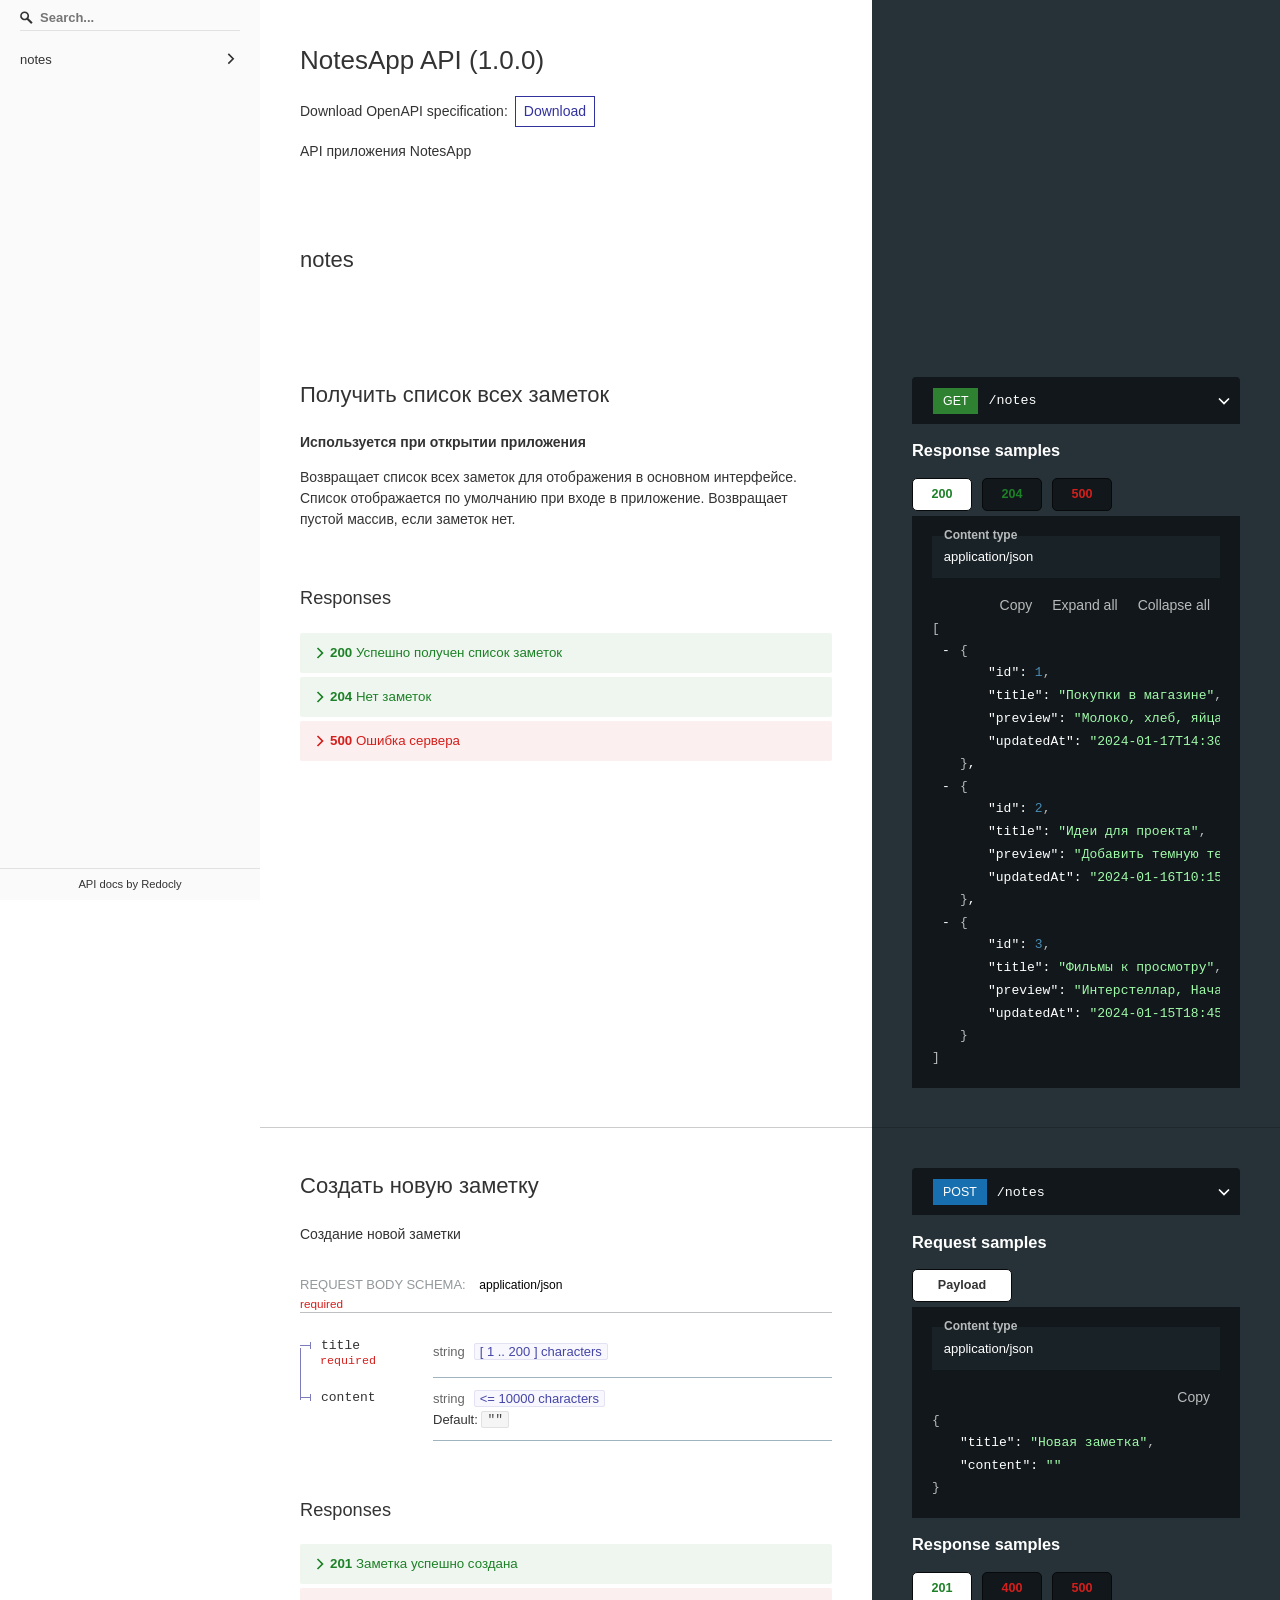
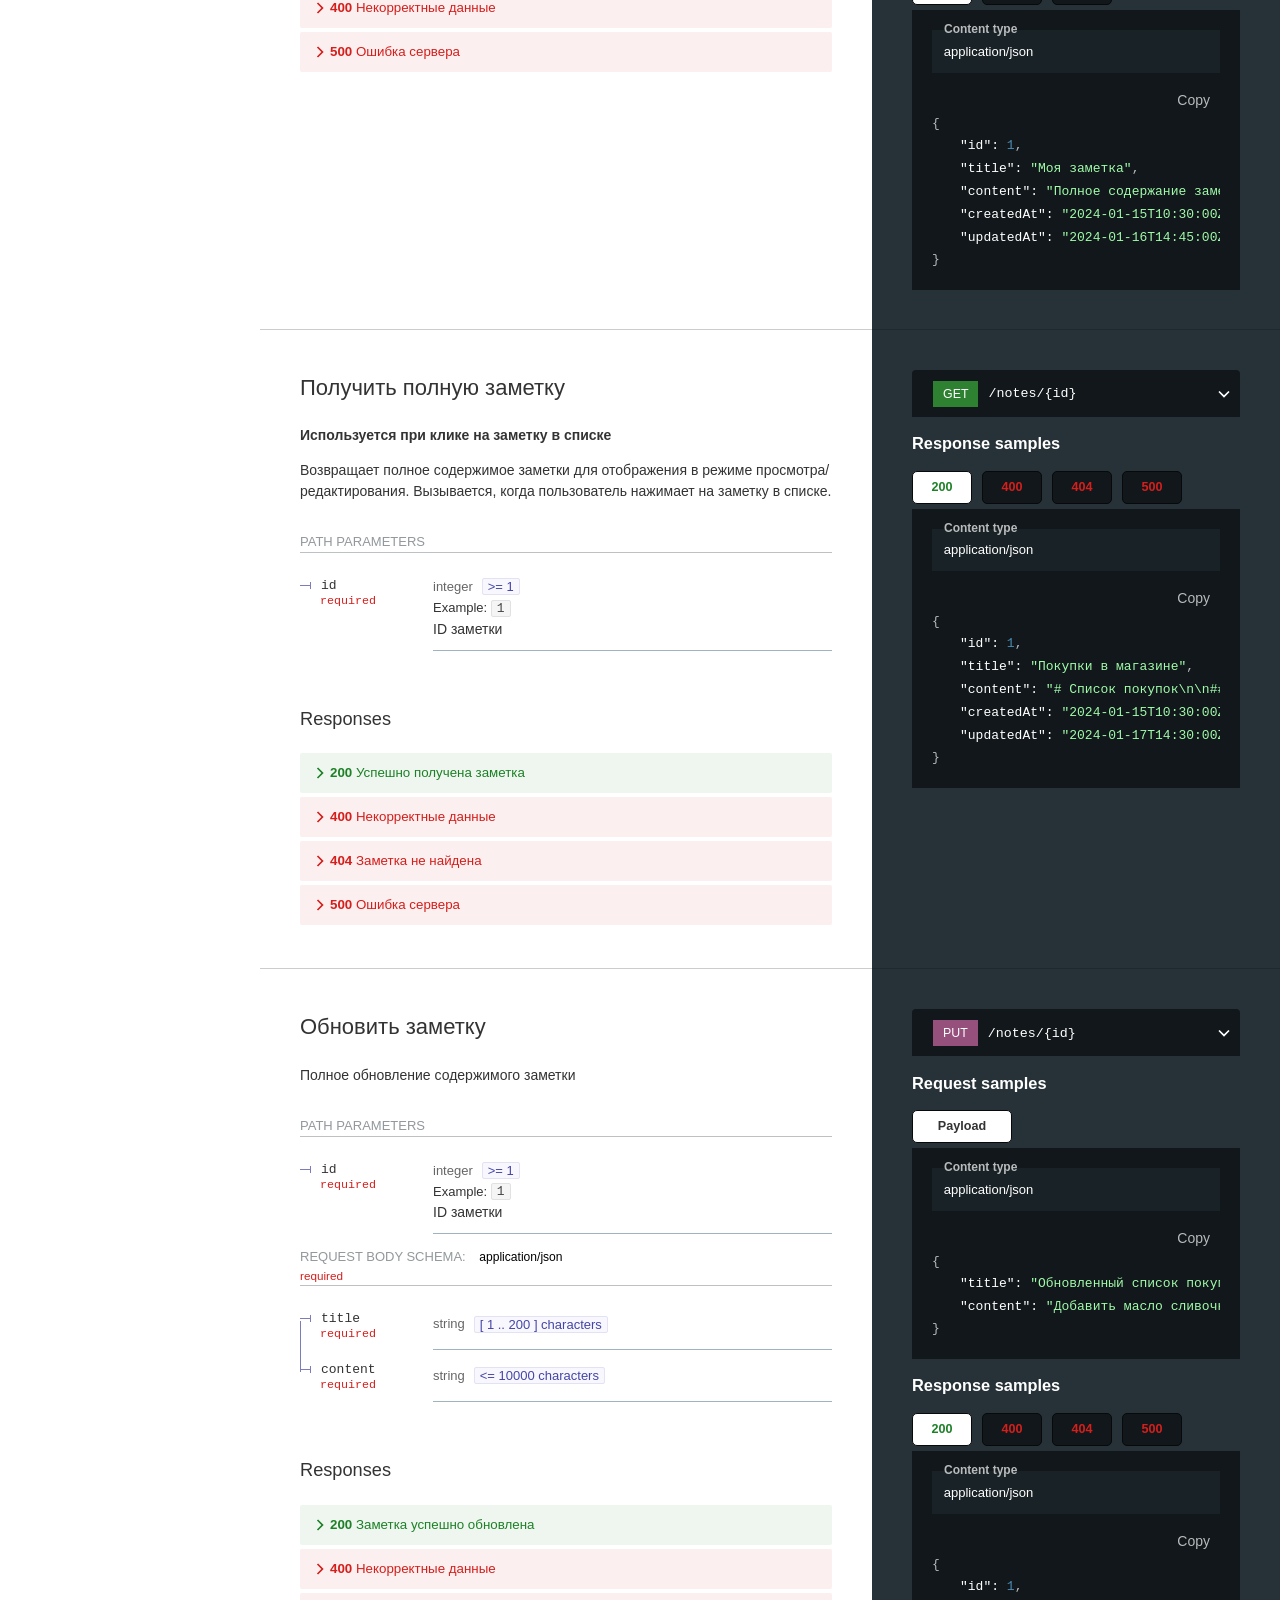
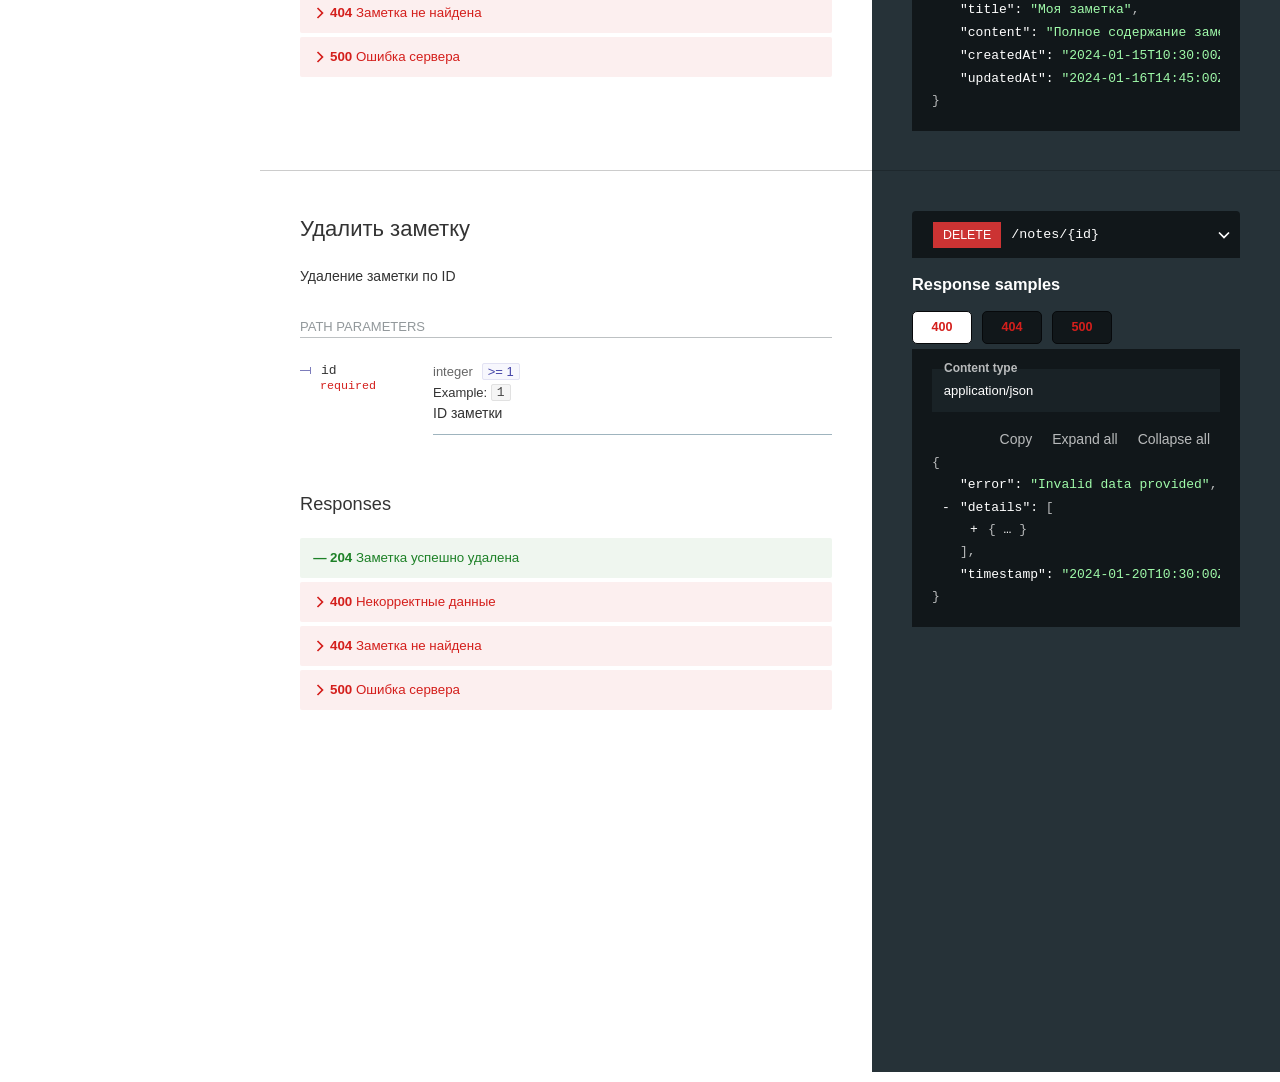
<file: api/redoc-api/redoc-b1a420e9.html>
<!DOCTYPE html>
<html lang="en">

<head>
  <meta charset="UTF-8">
  <title>Redoc</title>
  <link rel="stylesheet" type="text/css" id="slate-css" media="none" href="../../assets/stylesheets/redark.css" />
  <script src="../../assets/javascripts/redark.js" charset="UTF-8"> </script>
  <style>
    body {
      margin: 0;
      padding: 0;
    }
  </style>
</head>

<body style="background: ;">
  <div id="redoc-container"></div>
  <script src="../../assets/javascripts/redoc.standalone.js" charset="UTF-8"> </script>
  <script>
    const openapi_spec_url = "../openapi.yml";

    window.onload = function () {
      const parent_scheme = parent.scheme
      if (parent_scheme === "slate") {
        enable_dark_mode();
      } else {
        disable_dark_mode();
      }
    }

    enable_dark_mode = function(){
      document.getElementById("slate-css").media = ""
      Redoc.init(
        openapi_spec_url,
        { theme: redark },
        document.getElementById('redoc-container'),
      );
    }

    disable_dark_mode = function(){
      document.getElementById("slate-css").media = "none"
      Redoc.init(
        openapi_spec_url,
        {},
        document.getElementById('redoc-container'),
      );
    }
  </script>
</body>

</html>
</file>
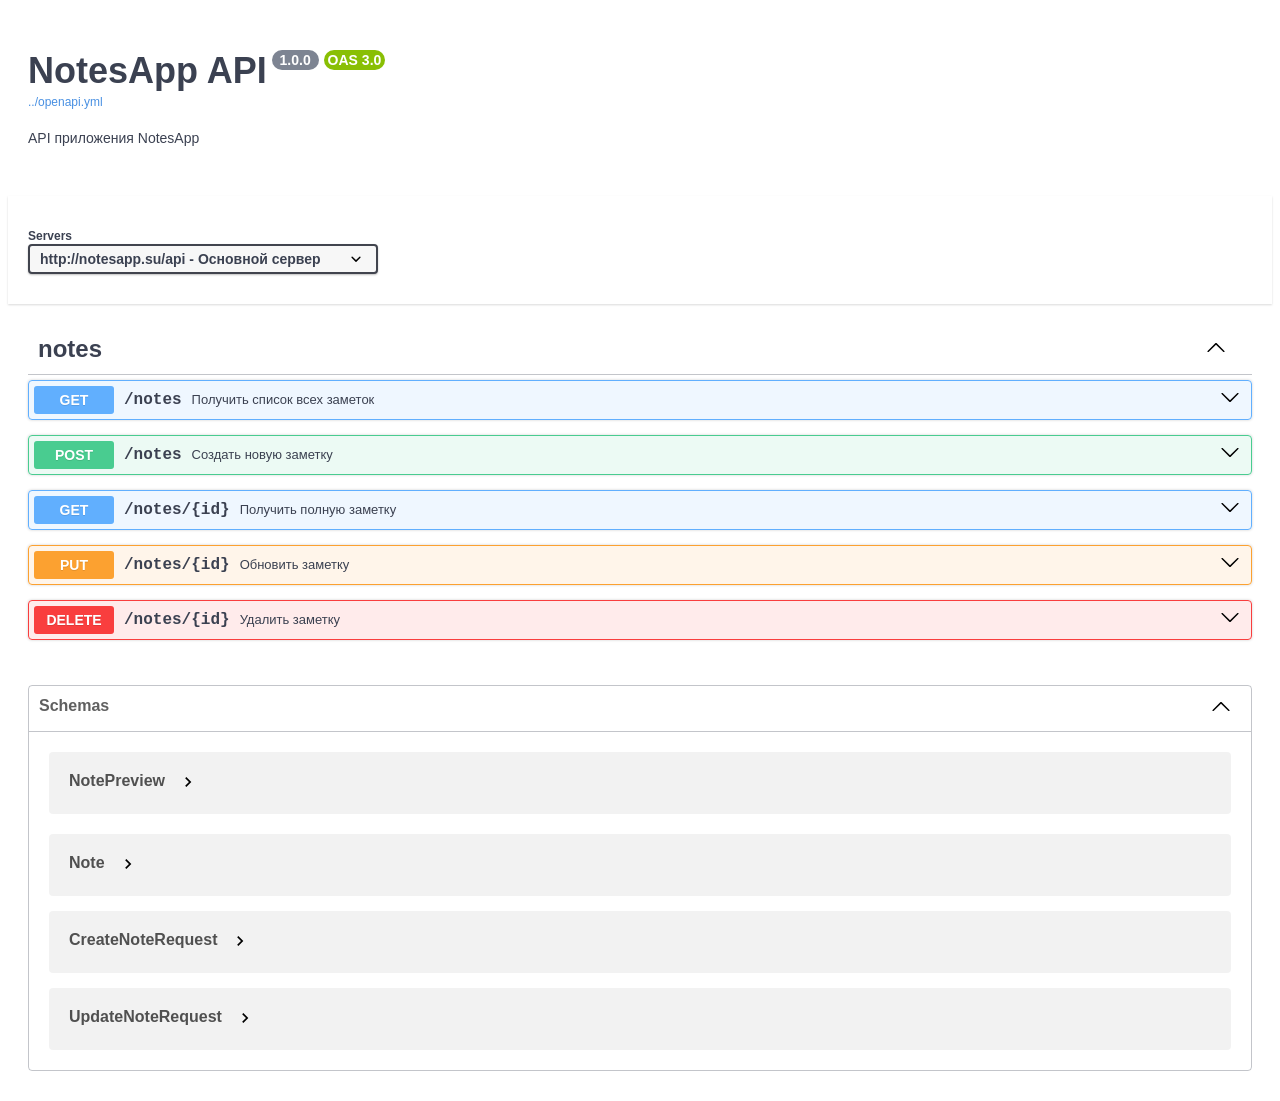
<file: api/swagger-api/swagger-39518cd5.html>
<!DOCTYPE html>
<html lang="en">

<head>
  <meta charset="UTF-8">
  <title>Swagger UI</title>
  <link rel="stylesheet" type="text/css" href="../../assets/stylesheets/swagger-ui.css" />
  
</head>

<body style="overflow:hidden;">
  <div id="swagger-ui"></div>
  <script src="../../assets/javascripts/swagger-ui-bundle.js" charset="UTF-8"> </script>
  <script src="../../assets/javascripts/swagger-ui-standalone-preset.js" charset="UTF-8"> </script>
  <script>
    window.onload = function () {
      
        var url = "../openapi.yml";
        
      
      window.ui = SwaggerUIBundle({
        dom_id: "#swagger-ui",
        onComplete: onComplete,
        presets: [
          SwaggerUIBundle.presets.apis,
          SwaggerUIStandalonePreset
        ],
        
        url,
        
        
        "oauth2RedirectUrl": new URL("../../assets/swagger-ui/oauth2-redirect.html",window.location.href).href,
        
        "validatorUrl": "none",
        
    "docExpansion": "list",
    "filter": false,
    "tryItOutEnabled": false,
    "supportedSubmitMethods": [
        "get",
        "put",
        "post",
        "delete",
        "options",
        "head",
        "patch",
        "trace"
    ],
    "validatorUrl": "none",
    "extra_css": [],
    "dark_scheme_name": "slate",
    "filter_files": [],
    "syntaxHighlight.theme": "agate"

      })

      

      if (parent.__init_is_dark_mode) {
          enable_dark_mode();
      }
    }

    enable_dark_mode = function(){
      document.documentElement.classList.add("dark-mode");
    }

    disable_dark_mode = function(){
      document.documentElement.classList.remove("dark-mode");
    }

    const resize_ob = new ResizeObserver(function(entries) {
      parent.update_swagger_ui_iframe_height("39518cd5");
    });

    // start observing for resizing
    resize_ob.observe(document.querySelector("body"));

    // authorize modal position
    var modal_top = 0;

    const mutation_ob = new MutationObserver(function (mutations) {
      if(mutations && mutations[0].addedNodes && mutations[0].addedNodes.length > 0){
        update_modal_top()
      }
    });

    onComplete = function(){
      // start observing for auth-wrapper after Swagger UI loaded
      const div = document.querySelector("div.auth-wrapper");
      if(div){
        mutation_ob.observe(div, {
          childList: true,
        });
      }
    }

    update_top_val = function(top){
      modal_top = top
      update_modal_top()
    }

    update_modal_top = function(){
      let modal_list = document.getElementsByClassName('modal-ux')
      if(modal_list.length > 0){
        let modal = modal_list.item(0)
        const modal_height = modal.offsetHeight
        const padding = 60
        min = parseInt(modal_height/2 + padding)
        max = document.body.scrollHeight - min + padding
        if (modal_top < min) {
          modal.style.top = `${min}px`
        } else if (modal_top > max) {
          modal.style.top = `${max}px`
        } else {
          modal.style.top = `${modal_top}px`
        }
      }
    }
  </script>
</body>

</html>
</file>
<file: assets/stylesheets/redark.css>
/* Source: https://github.com/dilanx/redark */

body {
  background-color: #1e2129;
}
  
.react-tabs__tab--selected {
  border: none !important;
  background-color: #3f3f46 !important;
}

:root {
  color-scheme: dark;
}
</file>
<file: assets/stylesheets/swagger-ui.css>
.swagger-ui{color:#3b4151;font-family:sans-serif}.swagger-ui html{line-height:1.15;-ms-text-size-adjust:100%;-webkit-text-size-adjust:100%}.swagger-ui body{margin:0}.swagger-ui article,.swagger-ui aside,.swagger-ui footer,.swagger-ui header,.swagger-ui nav,.swagger-ui section{display:block}.swagger-ui h1{font-size:2em;margin:.67em 0}.swagger-ui figcaption,.swagger-ui figure,.swagger-ui main{display:block}.swagger-ui figure{margin:1em 40px}.swagger-ui hr{box-sizing:content-box;height:0;overflow:visible}.swagger-ui pre{font-family:monospace,monospace;font-size:1em}.swagger-ui a{background-color:transparent;-webkit-text-decoration-skip:objects}.swagger-ui abbr[title]{border-bottom:none;text-decoration:underline;-webkit-text-decoration:underline dotted;text-decoration:underline dotted}.swagger-ui b,.swagger-ui strong{font-weight:inherit;font-weight:bolder}.swagger-ui code,.swagger-ui kbd,.swagger-ui samp{font-family:monospace,monospace;font-size:1em}.swagger-ui dfn{font-style:italic}.swagger-ui mark{background-color:#ff0;color:#000}.swagger-ui small{font-size:80%}.swagger-ui sub,.swagger-ui sup{font-size:75%;line-height:0;position:relative;vertical-align:baseline}.swagger-ui sub{bottom:-.25em}.swagger-ui sup{top:-.5em}.swagger-ui audio,.swagger-ui video{display:inline-block}.swagger-ui audio:not([controls]){display:none;height:0}.swagger-ui img{border-style:none}.swagger-ui svg:not(:root){overflow:hidden}.swagger-ui button,.swagger-ui input,.swagger-ui optgroup,.swagger-ui select,.swagger-ui textarea{font-family:sans-serif;font-size:100%;line-height:1.15;margin:0}.swagger-ui button,.swagger-ui input{overflow:visible}.swagger-ui button,.swagger-ui select{text-transform:none}.swagger-ui [type=reset],.swagger-ui [type=submit],.swagger-ui button,.swagger-ui html [type=button]{-webkit-appearance:button}.swagger-ui [type=button]::-moz-focus-inner,.swagger-ui [type=reset]::-moz-focus-inner,.swagger-ui [type=submit]::-moz-focus-inner,.swagger-ui button::-moz-focus-inner{border-style:none;padding:0}.swagger-ui [type=button]:-moz-focusring,.swagger-ui [type=reset]:-moz-focusring,.swagger-ui [type=submit]:-moz-focusring,.swagger-ui button:-moz-focusring{outline:1px dotted ButtonText}.swagger-ui fieldset{padding:.35em .75em .625em}.swagger-ui legend{box-sizing:border-box;color:inherit;display:table;max-width:100%;padding:0;white-space:normal}.swagger-ui progress{display:inline-block;vertical-align:baseline}.swagger-ui textarea{overflow:auto}.swagger-ui [type=checkbox],.swagger-ui [type=radio]{box-sizing:border-box;padding:0}.swagger-ui [type=number]::-webkit-inner-spin-button,.swagger-ui [type=number]::-webkit-outer-spin-button{height:auto}.swagger-ui [type=search]{-webkit-appearance:textfield;outline-offset:-2px}.swagger-ui [type=search]::-webkit-search-cancel-button,.swagger-ui [type=search]::-webkit-search-decoration{-webkit-appearance:none}.swagger-ui ::-webkit-file-upload-button{-webkit-appearance:button;font:inherit}.swagger-ui details,.swagger-ui menu{display:block}.swagger-ui summary{display:list-item}.swagger-ui canvas{display:inline-block}.swagger-ui [hidden],.swagger-ui template{display:none}.swagger-ui .debug *{outline:1px solid gold}.swagger-ui .debug-white *{outline:1px solid #fff}.swagger-ui .debug-black *{outline:1px solid #000}.swagger-ui .debug-grid{background:transparent url([data-uri]) repeat 0 0}.swagger-ui .debug-grid-16{background:transparent url([data-uri]) repeat 0 0}.swagger-ui .debug-grid-8-solid{background:#fff url([data-uri]) repeat 0 0}.swagger-ui .debug-grid-16-solid{background:#fff url([data-uri]) repeat 0 0}.swagger-ui .border-box,.swagger-ui a,.swagger-ui article,.swagger-ui body,.swagger-ui code,.swagger-ui dd,.swagger-ui div,.swagger-ui dl,.swagger-ui dt,.swagger-ui fieldset,.swagger-ui footer,.swagger-ui form,.swagger-ui h1,.swagger-ui h2,.swagger-ui h3,.swagger-ui h4,.swagger-ui h5,.swagger-ui h6,.swagger-ui header,.swagger-ui html,.swagger-ui input[type=email],.swagger-ui input[type=number],.swagger-ui input[type=password],.swagger-ui input[type=tel],.swagger-ui input[type=text],.swagger-ui input[type=url],.swagger-ui legend,.swagger-ui li,.swagger-ui main,.swagger-ui ol,.swagger-ui p,.swagger-ui pre,.swagger-ui section,.swagger-ui table,.swagger-ui td,.swagger-ui textarea,.swagger-ui th,.swagger-ui tr,.swagger-ui ul{box-sizing:border-box}.swagger-ui .aspect-ratio{height:0;position:relative}.swagger-ui .aspect-ratio--16x9{padding-bottom:56.25%}.swagger-ui .aspect-ratio--9x16{padding-bottom:177.77%}.swagger-ui .aspect-ratio--4x3{padding-bottom:75%}.swagger-ui .aspect-ratio--3x4{padding-bottom:133.33%}.swagger-ui .aspect-ratio--6x4{padding-bottom:66.6%}.swagger-ui .aspect-ratio--4x6{padding-bottom:150%}.swagger-ui .aspect-ratio--8x5{padding-bottom:62.5%}.swagger-ui .aspect-ratio--5x8{padding-bottom:160%}.swagger-ui .aspect-ratio--7x5{padding-bottom:71.42%}.swagger-ui .aspect-ratio--5x7{padding-bottom:140%}.swagger-ui .aspect-ratio--1x1{padding-bottom:100%}.swagger-ui .aspect-ratio--object{bottom:0;height:100%;left:0;position:absolute;right:0;top:0;width:100%;z-index:100}@media screen and (min-width:30em){.swagger-ui .aspect-ratio-ns{height:0;position:relative}.swagger-ui .aspect-ratio--16x9-ns{padding-bottom:56.25%}.swagger-ui .aspect-ratio--9x16-ns{padding-bottom:177.77%}.swagger-ui .aspect-ratio--4x3-ns{padding-bottom:75%}.swagger-ui .aspect-ratio--3x4-ns{padding-bottom:133.33%}.swagger-ui .aspect-ratio--6x4-ns{padding-bottom:66.6%}.swagger-ui .aspect-ratio--4x6-ns{padding-bottom:150%}.swagger-ui .aspect-ratio--8x5-ns{padding-bottom:62.5%}.swagger-ui .aspect-ratio--5x8-ns{padding-bottom:160%}.swagger-ui .aspect-ratio--7x5-ns{padding-bottom:71.42%}.swagger-ui .aspect-ratio--5x7-ns{padding-bottom:140%}.swagger-ui .aspect-ratio--1x1-ns{padding-bottom:100%}.swagger-ui .aspect-ratio--object-ns{bottom:0;height:100%;left:0;position:absolute;right:0;top:0;width:100%;z-index:100}}@media screen and (min-width:30em)and (max-width:60em){.swagger-ui .aspect-ratio-m{height:0;position:relative}.swagger-ui .aspect-ratio--16x9-m{padding-bottom:56.25%}.swagger-ui .aspect-ratio--9x16-m{padding-bottom:177.77%}.swagger-ui .aspect-ratio--4x3-m{padding-bottom:75%}.swagger-ui .aspect-ratio--3x4-m{padding-bottom:133.33%}.swagger-ui .aspect-ratio--6x4-m{padding-bottom:66.6%}.swagger-ui .aspect-ratio--4x6-m{padding-bottom:150%}.swagger-ui .aspect-ratio--8x5-m{padding-bottom:62.5%}.swagger-ui .aspect-ratio--5x8-m{padding-bottom:160%}.swagger-ui .aspect-ratio--7x5-m{padding-bottom:71.42%}.swagger-ui .aspect-ratio--5x7-m{padding-bottom:140%}.swagger-ui .aspect-ratio--1x1-m{padding-bottom:100%}.swagger-ui .aspect-ratio--object-m{bottom:0;height:100%;left:0;position:absolute;right:0;top:0;width:100%;z-index:100}}@media screen and (min-width:60em){.swagger-ui .aspect-ratio-l{height:0;position:relative}.swagger-ui .aspect-ratio--16x9-l{padding-bottom:56.25%}.swagger-ui .aspect-ratio--9x16-l{padding-bottom:177.77%}.swagger-ui .aspect-ratio--4x3-l{padding-bottom:75%}.swagger-ui .aspect-ratio--3x4-l{padding-bottom:133.33%}.swagger-ui .aspect-ratio--6x4-l{padding-bottom:66.6%}.swagger-ui .aspect-ratio--4x6-l{padding-bottom:150%}.swagger-ui .aspect-ratio--8x5-l{padding-bottom:62.5%}.swagger-ui .aspect-ratio--5x8-l{padding-bottom:160%}.swagger-ui .aspect-ratio--7x5-l{padding-bottom:71.42%}.swagger-ui .aspect-ratio--5x7-l{padding-bottom:140%}.swagger-ui .aspect-ratio--1x1-l{padding-bottom:100%}.swagger-ui .aspect-ratio--object-l{bottom:0;height:100%;left:0;position:absolute;right:0;top:0;width:100%;z-index:100}}.swagger-ui img{max-width:100%}.swagger-ui .cover{background-size:cover!important}.swagger-ui .contain{background-size:contain!important}@media screen and (min-width:30em){.swagger-ui .cover-ns{background-size:cover!important}.swagger-ui .contain-ns{background-size:contain!important}}@media screen and (min-width:30em)and (max-width:60em){.swagger-ui .cover-m{background-size:cover!important}.swagger-ui .contain-m{background-size:contain!important}}@media screen and (min-width:60em){.swagger-ui .cover-l{background-size:cover!important}.swagger-ui .contain-l{background-size:contain!important}}.swagger-ui .bg-center{background-position:50%;background-repeat:no-repeat}.swagger-ui .bg-top{background-position:top;background-repeat:no-repeat}.swagger-ui .bg-right{background-position:100%;background-repeat:no-repeat}.swagger-ui .bg-bottom{background-position:bottom;background-repeat:no-repeat}.swagger-ui .bg-left{background-position:0;background-repeat:no-repeat}@media screen and (min-width:30em){.swagger-ui .bg-center-ns{background-position:50%;background-repeat:no-repeat}.swagger-ui .bg-top-ns{background-position:top;background-repeat:no-repeat}.swagger-ui .bg-right-ns{background-position:100%;background-repeat:no-repeat}.swagger-ui .bg-bottom-ns{background-position:bottom;background-repeat:no-repeat}.swagger-ui .bg-left-ns{background-position:0;background-repeat:no-repeat}}@media screen and (min-width:30em)and (max-width:60em){.swagger-ui .bg-center-m{background-position:50%;background-repeat:no-repeat}.swagger-ui .bg-top-m{background-position:top;background-repeat:no-repeat}.swagger-ui .bg-right-m{background-position:100%;background-repeat:no-repeat}.swagger-ui .bg-bottom-m{background-position:bottom;background-repeat:no-repeat}.swagger-ui .bg-left-m{background-position:0;background-repeat:no-repeat}}@media screen and (min-width:60em){.swagger-ui .bg-center-l{background-position:50%;background-repeat:no-repeat}.swagger-ui .bg-top-l{background-position:top;background-repeat:no-repeat}.swagger-ui .bg-right-l{background-position:100%;background-repeat:no-repeat}.swagger-ui .bg-bottom-l{background-position:bottom;background-repeat:no-repeat}.swagger-ui .bg-left-l{background-position:0;background-repeat:no-repeat}}.swagger-ui .outline{outline:1px solid}.swagger-ui .outline-transparent{outline:1px solid transparent}.swagger-ui .outline-0{outline:0}@media screen and (min-width:30em){.swagger-ui .outline-ns{outline:1px solid}.swagger-ui .outline-transparent-ns{outline:1px solid transparent}.swagger-ui .outline-0-ns{outline:0}}@media screen and (min-width:30em)and (max-width:60em){.swagger-ui .outline-m{outline:1px solid}.swagger-ui .outline-transparent-m{outline:1px solid transparent}.swagger-ui .outline-0-m{outline:0}}@media screen and (min-width:60em){.swagger-ui .outline-l{outline:1px solid}.swagger-ui .outline-transparent-l{outline:1px solid transparent}.swagger-ui .outline-0-l{outline:0}}.swagger-ui .ba{border-style:solid;border-width:1px}.swagger-ui .bt{border-top-style:solid;border-top-width:1px}.swagger-ui .br{border-right-style:solid;border-right-width:1px}.swagger-ui .bb{border-bottom-style:solid;border-bottom-width:1px}.swagger-ui .bl{border-left-style:solid;border-left-width:1px}.swagger-ui .bn{border-style:none;border-width:0}@media screen and (min-width:30em){.swagger-ui .ba-ns{border-style:solid;border-width:1px}.swagger-ui .bt-ns{border-top-style:solid;border-top-width:1px}.swagger-ui .br-ns{border-right-style:solid;border-right-width:1px}.swagger-ui .bb-ns{border-bottom-style:solid;border-bottom-width:1px}.swagger-ui .bl-ns{border-left-style:solid;border-left-width:1px}.swagger-ui .bn-ns{border-style:none;border-width:0}}@media screen and (min-width:30em)and (max-width:60em){.swagger-ui .ba-m{border-style:solid;border-width:1px}.swagger-ui .bt-m{border-top-style:solid;border-top-width:1px}.swagger-ui .br-m{border-right-style:solid;border-right-width:1px}.swagger-ui .bb-m{border-bottom-style:solid;border-bottom-width:1px}.swagger-ui .bl-m{border-left-style:solid;border-left-width:1px}.swagger-ui .bn-m{border-style:none;border-width:0}}@media screen and (min-width:60em){.swagger-ui .ba-l{border-style:solid;border-width:1px}.swagger-ui .bt-l{border-top-style:solid;border-top-width:1px}.swagger-ui .br-l{border-right-style:solid;border-right-width:1px}.swagger-ui .bb-l{border-bottom-style:solid;border-bottom-width:1px}.swagger-ui .bl-l{border-left-style:solid;border-left-width:1px}.swagger-ui .bn-l{border-style:none;border-width:0}}.swagger-ui .b--black{border-color:#000}.swagger-ui .b--near-black{border-color:#111}.swagger-ui .b--dark-gray{border-color:#333}.swagger-ui .b--mid-gray{border-color:#555}.swagger-ui .b--gray{border-color:#777}.swagger-ui .b--silver{border-color:#999}.swagger-ui .b--light-silver{border-color:#aaa}.swagger-ui .b--moon-gray{border-color:#ccc}.swagger-ui .b--light-gray{border-color:#eee}.swagger-ui .b--near-white{border-color:#f4f4f4}.swagger-ui .b--white{border-color:#fff}.swagger-ui .b--white-90{border-color:hsla(0,0%,100%,.9)}.swagger-ui .b--white-80{border-color:hsla(0,0%,100%,.8)}.swagger-ui .b--white-70{border-color:hsla(0,0%,100%,.7)}.swagger-ui .b--white-60{border-color:hsla(0,0%,100%,.6)}.swagger-ui .b--white-50{border-color:hsla(0,0%,100%,.5)}.swagger-ui .b--white-40{border-color:hsla(0,0%,100%,.4)}.swagger-ui .b--white-30{border-color:hsla(0,0%,100%,.3)}.swagger-ui .b--white-20{border-color:hsla(0,0%,100%,.2)}.swagger-ui .b--white-10{border-color:hsla(0,0%,100%,.1)}.swagger-ui .b--white-05{border-color:hsla(0,0%,100%,.05)}.swagger-ui .b--white-025{border-color:hsla(0,0%,100%,.025)}.swagger-ui .b--white-0125{border-color:hsla(0,0%,100%,.013)}.swagger-ui .b--black-90{border-color:rgba(0,0,0,.9)}.swagger-ui .b--black-80{border-color:rgba(0,0,0,.8)}.swagger-ui .b--black-70{border-color:rgba(0,0,0,.7)}.swagger-ui .b--black-60{border-color:rgba(0,0,0,.6)}.swagger-ui .b--black-50{border-color:rgba(0,0,0,.5)}.swagger-ui .b--black-40{border-color:rgba(0,0,0,.4)}.swagger-ui .b--black-30{border-color:rgba(0,0,0,.3)}.swagger-ui .b--black-20{border-color:rgba(0,0,0,.2)}.swagger-ui .b--black-10{border-color:rgba(0,0,0,.1)}.swagger-ui .b--black-05{border-color:rgba(0,0,0,.05)}.swagger-ui .b--black-025{border-color:rgba(0,0,0,.025)}.swagger-ui .b--black-0125{border-color:rgba(0,0,0,.013)}.swagger-ui .b--dark-red{border-color:#e7040f}.swagger-ui .b--red{border-color:#ff4136}.swagger-ui .b--light-red{border-color:#ff725c}.swagger-ui .b--orange{border-color:#ff6300}.swagger-ui .b--gold{border-color:#ffb700}.swagger-ui .b--yellow{border-color:gold}.swagger-ui .b--light-yellow{border-color:#fbf1a9}.swagger-ui .b--purple{border-color:#5e2ca5}.swagger-ui .b--light-purple{border-color:#a463f2}.swagger-ui .b--dark-pink{border-color:#d5008f}.swagger-ui .b--hot-pink{border-color:#ff41b4}.swagger-ui .b--pink{border-color:#ff80cc}.swagger-ui .b--light-pink{border-color:#ffa3d7}.swagger-ui .b--dark-green{border-color:#137752}.swagger-ui .b--green{border-color:#19a974}.swagger-ui .b--light-green{border-color:#9eebcf}.swagger-ui .b--navy{border-color:#001b44}.swagger-ui .b--dark-blue{border-color:#00449e}.swagger-ui .b--blue{border-color:#357edd}.swagger-ui .b--light-blue{border-color:#96ccff}.swagger-ui .b--lightest-blue{border-color:#cdecff}.swagger-ui .b--washed-blue{border-color:#f6fffe}.swagger-ui .b--washed-green{border-color:#e8fdf5}.swagger-ui .b--washed-yellow{border-color:#fffceb}.swagger-ui .b--washed-red{border-color:#ffdfdf}.swagger-ui .b--transparent{border-color:transparent}.swagger-ui .b--inherit{border-color:inherit}.swagger-ui .br0{border-radius:0}.swagger-ui .br1{border-radius:.125rem}.swagger-ui .br2{border-radius:.25rem}.swagger-ui .br3{border-radius:.5rem}.swagger-ui .br4{border-radius:1rem}.swagger-ui .br-100{border-radius:100%}.swagger-ui .br-pill{border-radius:9999px}.swagger-ui .br--bottom{border-top-left-radius:0;border-top-right-radius:0}.swagger-ui .br--top{border-bottom-left-radius:0;border-bottom-right-radius:0}.swagger-ui .br--right{border-bottom-left-radius:0;border-top-left-radius:0}.swagger-ui .br--left{border-bottom-right-radius:0;border-top-right-radius:0}@media screen and (min-width:30em){.swagger-ui .br0-ns{border-radius:0}.swagger-ui .br1-ns{border-radius:.125rem}.swagger-ui .br2-ns{border-radius:.25rem}.swagger-ui .br3-ns{border-radius:.5rem}.swagger-ui .br4-ns{border-radius:1rem}.swagger-ui .br-100-ns{border-radius:100%}.swagger-ui .br-pill-ns{border-radius:9999px}.swagger-ui .br--bottom-ns{border-top-left-radius:0;border-top-right-radius:0}.swagger-ui .br--top-ns{border-bottom-left-radius:0;border-bottom-right-radius:0}.swagger-ui .br--right-ns{border-bottom-left-radius:0;border-top-left-radius:0}.swagger-ui .br--left-ns{border-bottom-right-radius:0;border-top-right-radius:0}}@media screen and (min-width:30em)and (max-width:60em){.swagger-ui .br0-m{border-radius:0}.swagger-ui .br1-m{border-radius:.125rem}.swagger-ui .br2-m{border-radius:.25rem}.swagger-ui .br3-m{border-radius:.5rem}.swagger-ui .br4-m{border-radius:1rem}.swagger-ui .br-100-m{border-radius:100%}.swagger-ui .br-pill-m{border-radius:9999px}.swagger-ui .br--bottom-m{border-top-left-radius:0;border-top-right-radius:0}.swagger-ui .br--top-m{border-bottom-left-radius:0;border-bottom-right-radius:0}.swagger-ui .br--right-m{border-bottom-left-radius:0;border-top-left-radius:0}.swagger-ui .br--left-m{border-bottom-right-radius:0;border-top-right-radius:0}}@media screen and (min-width:60em){.swagger-ui .br0-l{border-radius:0}.swagger-ui .br1-l{border-radius:.125rem}.swagger-ui .br2-l{border-radius:.25rem}.swagger-ui .br3-l{border-radius:.5rem}.swagger-ui .br4-l{border-radius:1rem}.swagger-ui .br-100-l{border-radius:100%}.swagger-ui .br-pill-l{border-radius:9999px}.swagger-ui .br--bottom-l{border-top-left-radius:0;border-top-right-radius:0}.swagger-ui .br--top-l{border-bottom-left-radius:0;border-bottom-right-radius:0}.swagger-ui .br--right-l{border-bottom-left-radius:0;border-top-left-radius:0}.swagger-ui .br--left-l{border-bottom-right-radius:0;border-top-right-radius:0}}.swagger-ui .b--dotted{border-style:dotted}.swagger-ui .b--dashed{border-style:dashed}.swagger-ui .b--solid{border-style:solid}.swagger-ui .b--none{border-style:none}@media screen and (min-width:30em){.swagger-ui .b--dotted-ns{border-style:dotted}.swagger-ui .b--dashed-ns{border-style:dashed}.swagger-ui .b--solid-ns{border-style:solid}.swagger-ui .b--none-ns{border-style:none}}@media screen and (min-width:30em)and (max-width:60em){.swagger-ui .b--dotted-m{border-style:dotted}.swagger-ui .b--dashed-m{border-style:dashed}.swagger-ui .b--solid-m{border-style:solid}.swagger-ui .b--none-m{border-style:none}}@media screen and (min-width:60em){.swagger-ui .b--dotted-l{border-style:dotted}.swagger-ui .b--dashed-l{border-style:dashed}.swagger-ui .b--solid-l{border-style:solid}.swagger-ui .b--none-l{border-style:none}}.swagger-ui .bw0{border-width:0}.swagger-ui .bw1{border-width:.125rem}.swagger-ui .bw2{border-width:.25rem}.swagger-ui .bw3{border-width:.5rem}.swagger-ui .bw4{border-width:1rem}.swagger-ui .bw5{border-width:2rem}.swagger-ui .bt-0{border-top-width:0}.swagger-ui .br-0{border-right-width:0}.swagger-ui .bb-0{border-bottom-width:0}.swagger-ui .bl-0{border-left-width:0}@media screen and (min-width:30em){.swagger-ui .bw0-ns{border-width:0}.swagger-ui .bw1-ns{border-width:.125rem}.swagger-ui .bw2-ns{border-width:.25rem}.swagger-ui .bw3-ns{border-width:.5rem}.swagger-ui .bw4-ns{border-width:1rem}.swagger-ui .bw5-ns{border-width:2rem}.swagger-ui .bt-0-ns{border-top-width:0}.swagger-ui .br-0-ns{border-right-width:0}.swagger-ui .bb-0-ns{border-bottom-width:0}.swagger-ui .bl-0-ns{border-left-width:0}}@media screen and (min-width:30em)and (max-width:60em){.swagger-ui .bw0-m{border-width:0}.swagger-ui .bw1-m{border-width:.125rem}.swagger-ui .bw2-m{border-width:.25rem}.swagger-ui .bw3-m{border-width:.5rem}.swagger-ui .bw4-m{border-width:1rem}.swagger-ui .bw5-m{border-width:2rem}.swagger-ui .bt-0-m{border-top-width:0}.swagger-ui .br-0-m{border-right-width:0}.swagger-ui .bb-0-m{border-bottom-width:0}.swagger-ui .bl-0-m{border-left-width:0}}@media screen and (min-width:60em){.swagger-ui .bw0-l{border-width:0}.swagger-ui .bw1-l{border-width:.125rem}.swagger-ui .bw2-l{border-width:.25rem}.swagger-ui .bw3-l{border-width:.5rem}.swagger-ui .bw4-l{border-width:1rem}.swagger-ui .bw5-l{border-width:2rem}.swagger-ui .bt-0-l{border-top-width:0}.swagger-ui .br-0-l{border-right-width:0}.swagger-ui .bb-0-l{border-bottom-width:0}.swagger-ui .bl-0-l{border-left-width:0}}.swagger-ui .shadow-1{box-shadow:0 0 4px 2px rgba(0,0,0,.2)}.swagger-ui .shadow-2{box-shadow:0 0 8px 2px rgba(0,0,0,.2)}.swagger-ui .shadow-3{box-shadow:2px 2px 4px 2px rgba(0,0,0,.2)}.swagger-ui .shadow-4{box-shadow:2px 2px 8px 0 rgba(0,0,0,.2)}.swagger-ui .shadow-5{box-shadow:4px 4px 8px 0 rgba(0,0,0,.2)}@media screen and (min-width:30em){.swagger-ui .shadow-1-ns{box-shadow:0 0 4px 2px rgba(0,0,0,.2)}.swagger-ui .shadow-2-ns{box-shadow:0 0 8px 2px rgba(0,0,0,.2)}.swagger-ui .shadow-3-ns{box-shadow:2px 2px 4px 2px rgba(0,0,0,.2)}.swagger-ui .shadow-4-ns{box-shadow:2px 2px 8px 0 rgba(0,0,0,.2)}.swagger-ui .shadow-5-ns{box-shadow:4px 4px 8px 0 rgba(0,0,0,.2)}}@media screen and (min-width:30em)and (max-width:60em){.swagger-ui .shadow-1-m{box-shadow:0 0 4px 2px rgba(0,0,0,.2)}.swagger-ui .shadow-2-m{box-shadow:0 0 8px 2px rgba(0,0,0,.2)}.swagger-ui .shadow-3-m{box-shadow:2px 2px 4px 2px rgba(0,0,0,.2)}.swagger-ui .shadow-4-m{box-shadow:2px 2px 8px 0 rgba(0,0,0,.2)}.swagger-ui .shadow-5-m{box-shadow:4px 4px 8px 0 rgba(0,0,0,.2)}}@media screen and (min-width:60em){.swagger-ui .shadow-1-l{box-shadow:0 0 4px 2px rgba(0,0,0,.2)}.swagger-ui .shadow-2-l{box-shadow:0 0 8px 2px rgba(0,0,0,.2)}.swagger-ui .shadow-3-l{box-shadow:2px 2px 4px 2px rgba(0,0,0,.2)}.swagger-ui .shadow-4-l{box-shadow:2px 2px 8px 0 rgba(0,0,0,.2)}.swagger-ui .shadow-5-l{box-shadow:4px 4px 8px 0 rgba(0,0,0,.2)}}.swagger-ui .pre{overflow-x:auto;overflow-y:hidden;overflow:scroll}.swagger-ui .top-0{top:0}.swagger-ui .right-0{right:0}.swagger-ui .bottom-0{bottom:0}.swagger-ui .left-0{left:0}.swagger-ui .top-1{top:1rem}.swagger-ui .right-1{right:1rem}.swagger-ui .bottom-1{bottom:1rem}.swagger-ui .left-1{left:1rem}.swagger-ui .top-2{top:2rem}.swagger-ui .right-2{right:2rem}.swagger-ui .bottom-2{bottom:2rem}.swagger-ui .left-2{left:2rem}.swagger-ui .top--1{top:-1rem}.swagger-ui .right--1{right:-1rem}.swagger-ui .bottom--1{bottom:-1rem}.swagger-ui .left--1{left:-1rem}.swagger-ui .top--2{top:-2rem}.swagger-ui .right--2{right:-2rem}.swagger-ui .bottom--2{bottom:-2rem}.swagger-ui .left--2{left:-2rem}.swagger-ui .absolute--fill{bottom:0;left:0;right:0;top:0}@media screen and (min-width:30em){.swagger-ui .top-0-ns{top:0}.swagger-ui .left-0-ns{left:0}.swagger-ui .right-0-ns{right:0}.swagger-ui .bottom-0-ns{bottom:0}.swagger-ui .top-1-ns{top:1rem}.swagger-ui .left-1-ns{left:1rem}.swagger-ui .right-1-ns{right:1rem}.swagger-ui .bottom-1-ns{bottom:1rem}.swagger-ui .top-2-ns{top:2rem}.swagger-ui .left-2-ns{left:2rem}.swagger-ui .right-2-ns{right:2rem}.swagger-ui .bottom-2-ns{bottom:2rem}.swagger-ui .top--1-ns{top:-1rem}.swagger-ui .right--1-ns{right:-1rem}.swagger-ui .bottom--1-ns{bottom:-1rem}.swagger-ui .left--1-ns{left:-1rem}.swagger-ui .top--2-ns{top:-2rem}.swagger-ui .right--2-ns{right:-2rem}.swagger-ui .bottom--2-ns{bottom:-2rem}.swagger-ui .left--2-ns{left:-2rem}.swagger-ui .absolute--fill-ns{bottom:0;left:0;right:0;top:0}}@media screen and (min-width:30em)and (max-width:60em){.swagger-ui .top-0-m{top:0}.swagger-ui .left-0-m{left:0}.swagger-ui .right-0-m{right:0}.swagger-ui .bottom-0-m{bottom:0}.swagger-ui .top-1-m{top:1rem}.swagger-ui .left-1-m{left:1rem}.swagger-ui .right-1-m{right:1rem}.swagger-ui .bottom-1-m{bottom:1rem}.swagger-ui .top-2-m{top:2rem}.swagger-ui .left-2-m{left:2rem}.swagger-ui .right-2-m{right:2rem}.swagger-ui .bottom-2-m{bottom:2rem}.swagger-ui .top--1-m{top:-1rem}.swagger-ui .right--1-m{right:-1rem}.swagger-ui .bottom--1-m{bottom:-1rem}.swagger-ui .left--1-m{left:-1rem}.swagger-ui .top--2-m{top:-2rem}.swagger-ui .right--2-m{right:-2rem}.swagger-ui .bottom--2-m{bottom:-2rem}.swagger-ui .left--2-m{left:-2rem}.swagger-ui .absolute--fill-m{bottom:0;left:0;right:0;top:0}}@media screen and (min-width:60em){.swagger-ui .top-0-l{top:0}.swagger-ui .left-0-l{left:0}.swagger-ui .right-0-l{right:0}.swagger-ui .bottom-0-l{bottom:0}.swagger-ui .top-1-l{top:1rem}.swagger-ui .left-1-l{left:1rem}.swagger-ui .right-1-l{right:1rem}.swagger-ui .bottom-1-l{bottom:1rem}.swagger-ui .top-2-l{top:2rem}.swagger-ui .left-2-l{left:2rem}.swagger-ui .right-2-l{right:2rem}.swagger-ui .bottom-2-l{bottom:2rem}.swagger-ui .top--1-l{top:-1rem}.swagger-ui .right--1-l{right:-1rem}.swagger-ui .bottom--1-l{bottom:-1rem}.swagger-ui .left--1-l{left:-1rem}.swagger-ui .top--2-l{top:-2rem}.swagger-ui .right--2-l{right:-2rem}.swagger-ui .bottom--2-l{bottom:-2rem}.swagger-ui .left--2-l{left:-2rem}.swagger-ui .absolute--fill-l{bottom:0;left:0;right:0;top:0}}.swagger-ui .cf:after,.swagger-ui .cf:before{content:" ";display:table}.swagger-ui .cf:after{clear:both}.swagger-ui .cf{zoom:1}.swagger-ui .cl{clear:left}.swagger-ui .cr{clear:right}.swagger-ui .cb{clear:both}.swagger-ui .cn{clear:none}@media screen and (min-width:30em){.swagger-ui .cl-ns{clear:left}.swagger-ui .cr-ns{clear:right}.swagger-ui .cb-ns{clear:both}.swagger-ui .cn-ns{clear:none}}@media screen and (min-width:30em)and (max-width:60em){.swagger-ui .cl-m{clear:left}.swagger-ui .cr-m{clear:right}.swagger-ui .cb-m{clear:both}.swagger-ui .cn-m{clear:none}}@media screen and (min-width:60em){.swagger-ui .cl-l{clear:left}.swagger-ui .cr-l{clear:right}.swagger-ui .cb-l{clear:both}.swagger-ui .cn-l{clear:none}}.swagger-ui .flex{display:flex}.swagger-ui .inline-flex{display:inline-flex}.swagger-ui .flex-auto{flex:1 1 auto;min-height:0;min-width:0}.swagger-ui .flex-none{flex:none}.swagger-ui .flex-column{flex-direction:column}.swagger-ui .flex-row{flex-direction:row}.swagger-ui .flex-wrap{flex-wrap:wrap}.swagger-ui .flex-nowrap{flex-wrap:nowrap}.swagger-ui .flex-wrap-reverse{flex-wrap:wrap-reverse}.swagger-ui .flex-column-reverse{flex-direction:column-reverse}.swagger-ui .flex-row-reverse{flex-direction:row-reverse}.swagger-ui .items-start{align-items:flex-start}.swagger-ui .items-end{align-items:flex-end}.swagger-ui .items-center{align-items:center}.swagger-ui .items-baseline{align-items:baseline}.swagger-ui .items-stretch{align-items:stretch}.swagger-ui .self-start{align-self:flex-start}.swagger-ui .self-end{align-self:flex-end}.swagger-ui .self-center{align-self:center}.swagger-ui .self-baseline{align-self:baseline}.swagger-ui .self-stretch{align-self:stretch}.swagger-ui .justify-start{justify-content:flex-start}.swagger-ui .justify-end{justify-content:flex-end}.swagger-ui .justify-center{justify-content:center}.swagger-ui .justify-between{justify-content:space-between}.swagger-ui .justify-around{justify-content:space-around}.swagger-ui .content-start{align-content:flex-start}.swagger-ui .content-end{align-content:flex-end}.swagger-ui .content-center{align-content:center}.swagger-ui .content-between{align-content:space-between}.swagger-ui .content-around{align-content:space-around}.swagger-ui .content-stretch{align-content:stretch}.swagger-ui .order-0{order:0}.swagger-ui .order-1{order:1}.swagger-ui .order-2{order:2}.swagger-ui .order-3{order:3}.swagger-ui .order-4{order:4}.swagger-ui .order-5{order:5}.swagger-ui .order-6{order:6}.swagger-ui .order-7{order:7}.swagger-ui .order-8{order:8}.swagger-ui .order-last{order:99999}.swagger-ui .flex-grow-0{flex-grow:0}.swagger-ui .flex-grow-1{flex-grow:1}.swagger-ui .flex-shrink-0{flex-shrink:0}.swagger-ui .flex-shrink-1{flex-shrink:1}@media screen and (min-width:30em){.swagger-ui .flex-ns{display:flex}.swagger-ui .inline-flex-ns{display:inline-flex}.swagger-ui .flex-auto-ns{flex:1 1 auto;min-height:0;min-width:0}.swagger-ui .flex-none-ns{flex:none}.swagger-ui .flex-column-ns{flex-direction:column}.swagger-ui .flex-row-ns{flex-direction:row}.swagger-ui .flex-wrap-ns{flex-wrap:wrap}.swagger-ui .flex-nowrap-ns{flex-wrap:nowrap}.swagger-ui .flex-wrap-reverse-ns{flex-wrap:wrap-reverse}.swagger-ui .flex-column-reverse-ns{flex-direction:column-reverse}.swagger-ui .flex-row-reverse-ns{flex-direction:row-reverse}.swagger-ui .items-start-ns{align-items:flex-start}.swagger-ui .items-end-ns{align-items:flex-end}.swagger-ui .items-center-ns{align-items:center}.swagger-ui .items-baseline-ns{align-items:baseline}.swagger-ui .items-stretch-ns{align-items:stretch}.swagger-ui .self-start-ns{align-self:flex-start}.swagger-ui .self-end-ns{align-self:flex-end}.swagger-ui .self-center-ns{align-self:center}.swagger-ui .self-baseline-ns{align-self:baseline}.swagger-ui .self-stretch-ns{align-self:stretch}.swagger-ui .justify-start-ns{justify-content:flex-start}.swagger-ui .justify-end-ns{justify-content:flex-end}.swagger-ui .justify-center-ns{justify-content:center}.swagger-ui .justify-between-ns{justify-content:space-between}.swagger-ui .justify-around-ns{justify-content:space-around}.swagger-ui .content-start-ns{align-content:flex-start}.swagger-ui .content-end-ns{align-content:flex-end}.swagger-ui .content-center-ns{align-content:center}.swagger-ui .content-between-ns{align-content:space-between}.swagger-ui .content-around-ns{align-content:space-around}.swagger-ui .content-stretch-ns{align-content:stretch}.swagger-ui .order-0-ns{order:0}.swagger-ui .order-1-ns{order:1}.swagger-ui .order-2-ns{order:2}.swagger-ui .order-3-ns{order:3}.swagger-ui .order-4-ns{order:4}.swagger-ui .order-5-ns{order:5}.swagger-ui .order-6-ns{order:6}.swagger-ui .order-7-ns{order:7}.swagger-ui .order-8-ns{order:8}.swagger-ui .order-last-ns{order:99999}.swagger-ui .flex-grow-0-ns{flex-grow:0}.swagger-ui .flex-grow-1-ns{flex-grow:1}.swagger-ui .flex-shrink-0-ns{flex-shrink:0}.swagger-ui .flex-shrink-1-ns{flex-shrink:1}}@media screen and (min-width:30em)and (max-width:60em){.swagger-ui .flex-m{display:flex}.swagger-ui .inline-flex-m{display:inline-flex}.swagger-ui .flex-auto-m{flex:1 1 auto;min-height:0;min-width:0}.swagger-ui .flex-none-m{flex:none}.swagger-ui .flex-column-m{flex-direction:column}.swagger-ui .flex-row-m{flex-direction:row}.swagger-ui .flex-wrap-m{flex-wrap:wrap}.swagger-ui .flex-nowrap-m{flex-wrap:nowrap}.swagger-ui .flex-wrap-reverse-m{flex-wrap:wrap-reverse}.swagger-ui .flex-column-reverse-m{flex-direction:column-reverse}.swagger-ui .flex-row-reverse-m{flex-direction:row-reverse}.swagger-ui .items-start-m{align-items:flex-start}.swagger-ui .items-end-m{align-items:flex-end}.swagger-ui .items-center-m{align-items:center}.swagger-ui .items-baseline-m{align-items:baseline}.swagger-ui .items-stretch-m{align-items:stretch}.swagger-ui .self-start-m{align-self:flex-start}.swagger-ui .self-end-m{align-self:flex-end}.swagger-ui .self-center-m{align-self:center}.swagger-ui .self-baseline-m{align-self:baseline}.swagger-ui .self-stretch-m{align-self:stretch}.swagger-ui .justify-start-m{justify-content:flex-start}.swagger-ui .justify-end-m{justify-content:flex-end}.swagger-ui .justify-center-m{justify-content:center}.swagger-ui .justify-between-m{justify-content:space-between}.swagger-ui .justify-around-m{justify-content:space-around}.swagger-ui .content-start-m{align-content:flex-start}.swagger-ui .content-end-m{align-content:flex-end}.swagger-ui .content-center-m{align-content:center}.swagger-ui .content-between-m{align-content:space-between}.swagger-ui .content-around-m{align-content:space-around}.swagger-ui .content-stretch-m{align-content:stretch}.swagger-ui .order-0-m{order:0}.swagger-ui .order-1-m{order:1}.swagger-ui .order-2-m{order:2}.swagger-ui .order-3-m{order:3}.swagger-ui .order-4-m{order:4}.swagger-ui .order-5-m{order:5}.swagger-ui .order-6-m{order:6}.swagger-ui .order-7-m{order:7}.swagger-ui .order-8-m{order:8}.swagger-ui .order-last-m{order:99999}.swagger-ui .flex-grow-0-m{flex-grow:0}.swagger-ui .flex-grow-1-m{flex-grow:1}.swagger-ui .flex-shrink-0-m{flex-shrink:0}.swagger-ui .flex-shrink-1-m{flex-shrink:1}}@media screen and (min-width:60em){.swagger-ui .flex-l{display:flex}.swagger-ui .inline-flex-l{display:inline-flex}.swagger-ui .flex-auto-l{flex:1 1 auto;min-height:0;min-width:0}.swagger-ui .flex-none-l{flex:none}.swagger-ui .flex-column-l{flex-direction:column}.swagger-ui .flex-row-l{flex-direction:row}.swagger-ui .flex-wrap-l{flex-wrap:wrap}.swagger-ui .flex-nowrap-l{flex-wrap:nowrap}.swagger-ui .flex-wrap-reverse-l{flex-wrap:wrap-reverse}.swagger-ui .flex-column-reverse-l{flex-direction:column-reverse}.swagger-ui .flex-row-reverse-l{flex-direction:row-reverse}.swagger-ui .items-start-l{align-items:flex-start}.swagger-ui .items-end-l{align-items:flex-end}.swagger-ui .items-center-l{align-items:center}.swagger-ui .items-baseline-l{align-items:baseline}.swagger-ui .items-stretch-l{align-items:stretch}.swagger-ui .self-start-l{align-self:flex-start}.swagger-ui .self-end-l{align-self:flex-end}.swagger-ui .self-center-l{align-self:center}.swagger-ui .self-baseline-l{align-self:baseline}.swagger-ui .self-stretch-l{align-self:stretch}.swagger-ui .justify-start-l{justify-content:flex-start}.swagger-ui .justify-end-l{justify-content:flex-end}.swagger-ui .justify-center-l{justify-content:center}.swagger-ui .justify-between-l{justify-content:space-between}.swagger-ui .justify-around-l{justify-content:space-around}.swagger-ui .content-start-l{align-content:flex-start}.swagger-ui .content-end-l{align-content:flex-end}.swagger-ui .content-center-l{align-content:center}.swagger-ui .content-between-l{align-content:space-between}.swagger-ui .content-around-l{align-content:space-around}.swagger-ui .content-stretch-l{align-content:stretch}.swagger-ui .order-0-l{order:0}.swagger-ui .order-1-l{order:1}.swagger-ui .order-2-l{order:2}.swagger-ui .order-3-l{order:3}.swagger-ui .order-4-l{order:4}.swagger-ui .order-5-l{order:5}.swagger-ui .order-6-l{order:6}.swagger-ui .order-7-l{order:7}.swagger-ui .order-8-l{order:8}.swagger-ui .order-last-l{order:99999}.swagger-ui .flex-grow-0-l{flex-grow:0}.swagger-ui .flex-grow-1-l{flex-grow:1}.swagger-ui .flex-shrink-0-l{flex-shrink:0}.swagger-ui .flex-shrink-1-l{flex-shrink:1}}.swagger-ui .dn{display:none}.swagger-ui .di{display:inline}.swagger-ui .db{display:block}.swagger-ui .dib{display:inline-block}.swagger-ui .dit{display:inline-table}.swagger-ui .dt{display:table}.swagger-ui .dtc{display:table-cell}.swagger-ui .dt-row{display:table-row}.swagger-ui .dt-row-group{display:table-row-group}.swagger-ui .dt-column{display:table-column}.swagger-ui .dt-column-group{display:table-column-group}.swagger-ui .dt--fixed{table-layout:fixed;width:100%}@media screen and (min-width:30em){.swagger-ui .dn-ns{display:none}.swagger-ui .di-ns{display:inline}.swagger-ui .db-ns{display:block}.swagger-ui .dib-ns{display:inline-block}.swagger-ui .dit-ns{display:inline-table}.swagger-ui .dt-ns{display:table}.swagger-ui .dtc-ns{display:table-cell}.swagger-ui .dt-row-ns{display:table-row}.swagger-ui .dt-row-group-ns{display:table-row-group}.swagger-ui .dt-column-ns{display:table-column}.swagger-ui .dt-column-group-ns{display:table-column-group}.swagger-ui .dt--fixed-ns{table-layout:fixed;width:100%}}@media screen and (min-width:30em)and (max-width:60em){.swagger-ui .dn-m{display:none}.swagger-ui .di-m{display:inline}.swagger-ui .db-m{display:block}.swagger-ui .dib-m{display:inline-block}.swagger-ui .dit-m{display:inline-table}.swagger-ui .dt-m{display:table}.swagger-ui .dtc-m{display:table-cell}.swagger-ui .dt-row-m{display:table-row}.swagger-ui .dt-row-group-m{display:table-row-group}.swagger-ui .dt-column-m{display:table-column}.swagger-ui .dt-column-group-m{display:table-column-group}.swagger-ui .dt--fixed-m{table-layout:fixed;width:100%}}@media screen and (min-width:60em){.swagger-ui .dn-l{display:none}.swagger-ui .di-l{display:inline}.swagger-ui .db-l{display:block}.swagger-ui .dib-l{display:inline-block}.swagger-ui .dit-l{display:inline-table}.swagger-ui .dt-l{display:table}.swagger-ui .dtc-l{display:table-cell}.swagger-ui .dt-row-l{display:table-row}.swagger-ui .dt-row-group-l{display:table-row-group}.swagger-ui .dt-column-l{display:table-column}.swagger-ui .dt-column-group-l{display:table-column-group}.swagger-ui .dt--fixed-l{table-layout:fixed;width:100%}}.swagger-ui .fl{_display:inline;float:left}.swagger-ui .fr{_display:inline;float:right}.swagger-ui .fn{float:none}@media screen and (min-width:30em){.swagger-ui .fl-ns{_display:inline;float:left}.swagger-ui .fr-ns{_display:inline;float:right}.swagger-ui .fn-ns{float:none}}@media screen and (min-width:30em)and (max-width:60em){.swagger-ui .fl-m{_display:inline;float:left}.swagger-ui .fr-m{_display:inline;float:right}.swagger-ui .fn-m{float:none}}@media screen and (min-width:60em){.swagger-ui .fl-l{_display:inline;float:left}.swagger-ui .fr-l{_display:inline;float:right}.swagger-ui .fn-l{float:none}}.swagger-ui .sans-serif{font-family:-apple-system,BlinkMacSystemFont,avenir next,avenir,helvetica,helvetica neue,ubuntu,roboto,noto,segoe ui,arial,sans-serif}.swagger-ui .serif{font-family:georgia,serif}.swagger-ui .system-sans-serif{font-family:sans-serif}.swagger-ui .system-serif{font-family:serif}.swagger-ui .code,.swagger-ui code{font-family:Consolas,monaco,monospace}.swagger-ui .courier{font-family:Courier Next,courier,monospace}.swagger-ui .helvetica{font-family:helvetica neue,helvetica,sans-serif}.swagger-ui .avenir{font-family:avenir next,avenir,sans-serif}.swagger-ui .athelas{font-family:athelas,georgia,serif}.swagger-ui .georgia{font-family:georgia,serif}.swagger-ui .times{font-family:times,serif}.swagger-ui .bodoni{font-family:Bodoni MT,serif}.swagger-ui .calisto{font-family:Calisto MT,serif}.swagger-ui .garamond{font-family:garamond,serif}.swagger-ui .baskerville{font-family:baskerville,serif}.swagger-ui .i{font-style:italic}.swagger-ui .fs-normal{font-style:normal}@media screen and (min-width:30em){.swagger-ui .i-ns{font-style:italic}.swagger-ui .fs-normal-ns{font-style:normal}}@media screen and (min-width:30em)and (max-width:60em){.swagger-ui .i-m{font-style:italic}.swagger-ui .fs-normal-m{font-style:normal}}@media screen and (min-width:60em){.swagger-ui .i-l{font-style:italic}.swagger-ui .fs-normal-l{font-style:normal}}.swagger-ui .normal{font-weight:400}.swagger-ui .b{font-weight:700}.swagger-ui .fw1{font-weight:100}.swagger-ui .fw2{font-weight:200}.swagger-ui .fw3{font-weight:300}.swagger-ui .fw4{font-weight:400}.swagger-ui .fw5{font-weight:500}.swagger-ui .fw6{font-weight:600}.swagger-ui .fw7{font-weight:700}.swagger-ui .fw8{font-weight:800}.swagger-ui .fw9{font-weight:900}@media screen and (min-width:30em){.swagger-ui .normal-ns{font-weight:400}.swagger-ui .b-ns{font-weight:700}.swagger-ui .fw1-ns{font-weight:100}.swagger-ui .fw2-ns{font-weight:200}.swagger-ui .fw3-ns{font-weight:300}.swagger-ui .fw4-ns{font-weight:400}.swagger-ui .fw5-ns{font-weight:500}.swagger-ui .fw6-ns{font-weight:600}.swagger-ui .fw7-ns{font-weight:700}.swagger-ui .fw8-ns{font-weight:800}.swagger-ui .fw9-ns{font-weight:900}}@media screen and (min-width:30em)and (max-width:60em){.swagger-ui .normal-m{font-weight:400}.swagger-ui .b-m{font-weight:700}.swagger-ui .fw1-m{font-weight:100}.swagger-ui .fw2-m{font-weight:200}.swagger-ui .fw3-m{font-weight:300}.swagger-ui .fw4-m{font-weight:400}.swagger-ui .fw5-m{font-weight:500}.swagger-ui .fw6-m{font-weight:600}.swagger-ui .fw7-m{font-weight:700}.swagger-ui .fw8-m{font-weight:800}.swagger-ui .fw9-m{font-weight:900}}@media screen and (min-width:60em){.swagger-ui .normal-l{font-weight:400}.swagger-ui .b-l{font-weight:700}.swagger-ui .fw1-l{font-weight:100}.swagger-ui .fw2-l{font-weight:200}.swagger-ui .fw3-l{font-weight:300}.swagger-ui .fw4-l{font-weight:400}.swagger-ui .fw5-l{font-weight:500}.swagger-ui .fw6-l{font-weight:600}.swagger-ui .fw7-l{font-weight:700}.swagger-ui .fw8-l{font-weight:800}.swagger-ui .fw9-l{font-weight:900}}.swagger-ui .input-reset{-webkit-appearance:none;-moz-appearance:none}.swagger-ui .button-reset::-moz-focus-inner,.swagger-ui .input-reset::-moz-focus-inner{border:0;padding:0}.swagger-ui .h1{height:1rem}.swagger-ui .h2{height:2rem}.swagger-ui .h3{height:4rem}.swagger-ui .h4{height:8rem}.swagger-ui .h5{height:16rem}.swagger-ui .h-25{height:25%}.swagger-ui .h-50{height:50%}.swagger-ui .h-75{height:75%}.swagger-ui .h-100{height:100%}.swagger-ui .min-h-100{min-height:100%}.swagger-ui .vh-25{height:25vh}.swagger-ui .vh-50{height:50vh}.swagger-ui .vh-75{height:75vh}.swagger-ui .vh-100{height:100vh}.swagger-ui .min-vh-100{min-height:100vh}.swagger-ui .h-auto{height:auto}.swagger-ui .h-inherit{height:inherit}@media screen and (min-width:30em){.swagger-ui .h1-ns{height:1rem}.swagger-ui .h2-ns{height:2rem}.swagger-ui .h3-ns{height:4rem}.swagger-ui .h4-ns{height:8rem}.swagger-ui .h5-ns{height:16rem}.swagger-ui .h-25-ns{height:25%}.swagger-ui .h-50-ns{height:50%}.swagger-ui .h-75-ns{height:75%}.swagger-ui .h-100-ns{height:100%}.swagger-ui .min-h-100-ns{min-height:100%}.swagger-ui .vh-25-ns{height:25vh}.swagger-ui .vh-50-ns{height:50vh}.swagger-ui .vh-75-ns{height:75vh}.swagger-ui .vh-100-ns{height:100vh}.swagger-ui .min-vh-100-ns{min-height:100vh}.swagger-ui .h-auto-ns{height:auto}.swagger-ui .h-inherit-ns{height:inherit}}@media screen and (min-width:30em)and (max-width:60em){.swagger-ui .h1-m{height:1rem}.swagger-ui .h2-m{height:2rem}.swagger-ui .h3-m{height:4rem}.swagger-ui .h4-m{height:8rem}.swagger-ui .h5-m{height:16rem}.swagger-ui .h-25-m{height:25%}.swagger-ui .h-50-m{height:50%}.swagger-ui .h-75-m{height:75%}.swagger-ui .h-100-m{height:100%}.swagger-ui .min-h-100-m{min-height:100%}.swagger-ui .vh-25-m{height:25vh}.swagger-ui .vh-50-m{height:50vh}.swagger-ui .vh-75-m{height:75vh}.swagger-ui .vh-100-m{height:100vh}.swagger-ui .min-vh-100-m{min-height:100vh}.swagger-ui .h-auto-m{height:auto}.swagger-ui .h-inherit-m{height:inherit}}@media screen and (min-width:60em){.swagger-ui .h1-l{height:1rem}.swagger-ui .h2-l{height:2rem}.swagger-ui .h3-l{height:4rem}.swagger-ui .h4-l{height:8rem}.swagger-ui .h5-l{height:16rem}.swagger-ui .h-25-l{height:25%}.swagger-ui .h-50-l{height:50%}.swagger-ui .h-75-l{height:75%}.swagger-ui .h-100-l{height:100%}.swagger-ui .min-h-100-l{min-height:100%}.swagger-ui .vh-25-l{height:25vh}.swagger-ui .vh-50-l{height:50vh}.swagger-ui .vh-75-l{height:75vh}.swagger-ui .vh-100-l{height:100vh}.swagger-ui .min-vh-100-l{min-height:100vh}.swagger-ui .h-auto-l{height:auto}.swagger-ui .h-inherit-l{height:inherit}}.swagger-ui .tracked{letter-spacing:.1em}.swagger-ui .tracked-tight{letter-spacing:-.05em}.swagger-ui .tracked-mega{letter-spacing:.25em}@media screen and (min-width:30em){.swagger-ui .tracked-ns{letter-spacing:.1em}.swagger-ui .tracked-tight-ns{letter-spacing:-.05em}.swagger-ui .tracked-mega-ns{letter-spacing:.25em}}@media screen and (min-width:30em)and (max-width:60em){.swagger-ui .tracked-m{letter-spacing:.1em}.swagger-ui .tracked-tight-m{letter-spacing:-.05em}.swagger-ui .tracked-mega-m{letter-spacing:.25em}}@media screen and (min-width:60em){.swagger-ui .tracked-l{letter-spacing:.1em}.swagger-ui .tracked-tight-l{letter-spacing:-.05em}.swagger-ui .tracked-mega-l{letter-spacing:.25em}}.swagger-ui .lh-solid{line-height:1}.swagger-ui .lh-title{line-height:1.25}.swagger-ui .lh-copy{line-height:1.5}@media screen and (min-width:30em){.swagger-ui .lh-solid-ns{line-height:1}.swagger-ui .lh-title-ns{line-height:1.25}.swagger-ui .lh-copy-ns{line-height:1.5}}@media screen and (min-width:30em)and (max-width:60em){.swagger-ui .lh-solid-m{line-height:1}.swagger-ui .lh-title-m{line-height:1.25}.swagger-ui .lh-copy-m{line-height:1.5}}@media screen and (min-width:60em){.swagger-ui .lh-solid-l{line-height:1}.swagger-ui .lh-title-l{line-height:1.25}.swagger-ui .lh-copy-l{line-height:1.5}}.swagger-ui .link{-webkit-text-decoration:none;text-decoration:none}.swagger-ui .link,.swagger-ui .link:active,.swagger-ui .link:focus,.swagger-ui .link:hover,.swagger-ui .link:link,.swagger-ui .link:visited{transition:color .15s ease-in}.swagger-ui .link:focus{outline:1px dotted currentColor}.swagger-ui .list{list-style-type:none}.swagger-ui .mw-100{max-width:100%}.swagger-ui .mw1{max-width:1rem}.swagger-ui .mw2{max-width:2rem}.swagger-ui .mw3{max-width:4rem}.swagger-ui .mw4{max-width:8rem}.swagger-ui .mw5{max-width:16rem}.swagger-ui .mw6{max-width:32rem}.swagger-ui .mw7{max-width:48rem}.swagger-ui .mw8{max-width:64rem}.swagger-ui .mw9{max-width:96rem}.swagger-ui .mw-none{max-width:none}@media screen and (min-width:30em){.swagger-ui .mw-100-ns{max-width:100%}.swagger-ui .mw1-ns{max-width:1rem}.swagger-ui .mw2-ns{max-width:2rem}.swagger-ui .mw3-ns{max-width:4rem}.swagger-ui .mw4-ns{max-width:8rem}.swagger-ui .mw5-ns{max-width:16rem}.swagger-ui .mw6-ns{max-width:32rem}.swagger-ui .mw7-ns{max-width:48rem}.swagger-ui .mw8-ns{max-width:64rem}.swagger-ui .mw9-ns{max-width:96rem}.swagger-ui .mw-none-ns{max-width:none}}@media screen and (min-width:30em)and (max-width:60em){.swagger-ui .mw-100-m{max-width:100%}.swagger-ui .mw1-m{max-width:1rem}.swagger-ui .mw2-m{max-width:2rem}.swagger-ui .mw3-m{max-width:4rem}.swagger-ui .mw4-m{max-width:8rem}.swagger-ui .mw5-m{max-width:16rem}.swagger-ui .mw6-m{max-width:32rem}.swagger-ui .mw7-m{max-width:48rem}.swagger-ui .mw8-m{max-width:64rem}.swagger-ui .mw9-m{max-width:96rem}.swagger-ui .mw-none-m{max-width:none}}@media screen and (min-width:60em){.swagger-ui .mw-100-l{max-width:100%}.swagger-ui .mw1-l{max-width:1rem}.swagger-ui .mw2-l{max-width:2rem}.swagger-ui .mw3-l{max-width:4rem}.swagger-ui .mw4-l{max-width:8rem}.swagger-ui .mw5-l{max-width:16rem}.swagger-ui .mw6-l{max-width:32rem}.swagger-ui .mw7-l{max-width:48rem}.swagger-ui .mw8-l{max-width:64rem}.swagger-ui .mw9-l{max-width:96rem}.swagger-ui .mw-none-l{max-width:none}}.swagger-ui .w1{width:1rem}.swagger-ui .w2{width:2rem}.swagger-ui .w3{width:4rem}.swagger-ui .w4{width:8rem}.swagger-ui .w5{width:16rem}.swagger-ui .w-10{width:10%}.swagger-ui .w-20{width:20%}.swagger-ui .w-25{width:25%}.swagger-ui .w-30{width:30%}.swagger-ui .w-33{width:33%}.swagger-ui .w-34{width:34%}.swagger-ui .w-40{width:40%}.swagger-ui .w-50{width:50%}.swagger-ui .w-60{width:60%}.swagger-ui .w-70{width:70%}.swagger-ui .w-75{width:75%}.swagger-ui .w-80{width:80%}.swagger-ui .w-90{width:90%}.swagger-ui .w-100{width:100%}.swagger-ui .w-third{width:33.3333333333%}.swagger-ui .w-two-thirds{width:66.6666666667%}.swagger-ui .w-auto{width:auto}@media screen and (min-width:30em){.swagger-ui .w1-ns{width:1rem}.swagger-ui .w2-ns{width:2rem}.swagger-ui .w3-ns{width:4rem}.swagger-ui .w4-ns{width:8rem}.swagger-ui .w5-ns{width:16rem}.swagger-ui .w-10-ns{width:10%}.swagger-ui .w-20-ns{width:20%}.swagger-ui .w-25-ns{width:25%}.swagger-ui .w-30-ns{width:30%}.swagger-ui .w-33-ns{width:33%}.swagger-ui .w-34-ns{width:34%}.swagger-ui .w-40-ns{width:40%}.swagger-ui .w-50-ns{width:50%}.swagger-ui .w-60-ns{width:60%}.swagger-ui .w-70-ns{width:70%}.swagger-ui .w-75-ns{width:75%}.swagger-ui .w-80-ns{width:80%}.swagger-ui .w-90-ns{width:90%}.swagger-ui .w-100-ns{width:100%}.swagger-ui .w-third-ns{width:33.3333333333%}.swagger-ui .w-two-thirds-ns{width:66.6666666667%}.swagger-ui .w-auto-ns{width:auto}}@media screen and (min-width:30em)and (max-width:60em){.swagger-ui .w1-m{width:1rem}.swagger-ui .w2-m{width:2rem}.swagger-ui .w3-m{width:4rem}.swagger-ui .w4-m{width:8rem}.swagger-ui .w5-m{width:16rem}.swagger-ui .w-10-m{width:10%}.swagger-ui .w-20-m{width:20%}.swagger-ui .w-25-m{width:25%}.swagger-ui .w-30-m{width:30%}.swagger-ui .w-33-m{width:33%}.swagger-ui .w-34-m{width:34%}.swagger-ui .w-40-m{width:40%}.swagger-ui .w-50-m{width:50%}.swagger-ui .w-60-m{width:60%}.swagger-ui .w-70-m{width:70%}.swagger-ui .w-75-m{width:75%}.swagger-ui .w-80-m{width:80%}.swagger-ui .w-90-m{width:90%}.swagger-ui .w-100-m{width:100%}.swagger-ui .w-third-m{width:33.3333333333%}.swagger-ui .w-two-thirds-m{width:66.6666666667%}.swagger-ui .w-auto-m{width:auto}}@media screen and (min-width:60em){.swagger-ui .w1-l{width:1rem}.swagger-ui .w2-l{width:2rem}.swagger-ui .w3-l{width:4rem}.swagger-ui .w4-l{width:8rem}.swagger-ui .w5-l{width:16rem}.swagger-ui .w-10-l{width:10%}.swagger-ui .w-20-l{width:20%}.swagger-ui .w-25-l{width:25%}.swagger-ui .w-30-l{width:30%}.swagger-ui .w-33-l{width:33%}.swagger-ui .w-34-l{width:34%}.swagger-ui .w-40-l{width:40%}.swagger-ui .w-50-l{width:50%}.swagger-ui .w-60-l{width:60%}.swagger-ui .w-70-l{width:70%}.swagger-ui .w-75-l{width:75%}.swagger-ui .w-80-l{width:80%}.swagger-ui .w-90-l{width:90%}.swagger-ui .w-100-l{width:100%}.swagger-ui .w-third-l{width:33.3333333333%}.swagger-ui .w-two-thirds-l{width:66.6666666667%}.swagger-ui .w-auto-l{width:auto}}.swagger-ui .overflow-visible{overflow:visible}.swagger-ui .overflow-hidden{overflow:hidden}.swagger-ui .overflow-scroll{overflow:scroll}.swagger-ui .overflow-auto{overflow:auto}.swagger-ui .overflow-x-visible{overflow-x:visible}.swagger-ui .overflow-x-hidden{overflow-x:hidden}.swagger-ui .overflow-x-scroll{overflow-x:scroll}.swagger-ui .overflow-x-auto{overflow-x:auto}.swagger-ui .overflow-y-visible{overflow-y:visible}.swagger-ui .overflow-y-hidden{overflow-y:hidden}.swagger-ui .overflow-y-scroll{overflow-y:scroll}.swagger-ui .overflow-y-auto{overflow-y:auto}@media screen and (min-width:30em){.swagger-ui .overflow-visible-ns{overflow:visible}.swagger-ui .overflow-hidden-ns{overflow:hidden}.swagger-ui .overflow-scroll-ns{overflow:scroll}.swagger-ui .overflow-auto-ns{overflow:auto}.swagger-ui .overflow-x-visible-ns{overflow-x:visible}.swagger-ui .overflow-x-hidden-ns{overflow-x:hidden}.swagger-ui .overflow-x-scroll-ns{overflow-x:scroll}.swagger-ui .overflow-x-auto-ns{overflow-x:auto}.swagger-ui .overflow-y-visible-ns{overflow-y:visible}.swagger-ui .overflow-y-hidden-ns{overflow-y:hidden}.swagger-ui .overflow-y-scroll-ns{overflow-y:scroll}.swagger-ui .overflow-y-auto-ns{overflow-y:auto}}@media screen and (min-width:30em)and (max-width:60em){.swagger-ui .overflow-visible-m{overflow:visible}.swagger-ui .overflow-hidden-m{overflow:hidden}.swagger-ui .overflow-scroll-m{overflow:scroll}.swagger-ui .overflow-auto-m{overflow:auto}.swagger-ui .overflow-x-visible-m{overflow-x:visible}.swagger-ui .overflow-x-hidden-m{overflow-x:hidden}.swagger-ui .overflow-x-scroll-m{overflow-x:scroll}.swagger-ui .overflow-x-auto-m{overflow-x:auto}.swagger-ui .overflow-y-visible-m{overflow-y:visible}.swagger-ui .overflow-y-hidden-m{overflow-y:hidden}.swagger-ui .overflow-y-scroll-m{overflow-y:scroll}.swagger-ui .overflow-y-auto-m{overflow-y:auto}}@media screen and (min-width:60em){.swagger-ui .overflow-visible-l{overflow:visible}.swagger-ui .overflow-hidden-l{overflow:hidden}.swagger-ui .overflow-scroll-l{overflow:scroll}.swagger-ui .overflow-auto-l{overflow:auto}.swagger-ui .overflow-x-visible-l{overflow-x:visible}.swagger-ui .overflow-x-hidden-l{overflow-x:hidden}.swagger-ui .overflow-x-scroll-l{overflow-x:scroll}.swagger-ui .overflow-x-auto-l{overflow-x:auto}.swagger-ui .overflow-y-visible-l{overflow-y:visible}.swagger-ui .overflow-y-hidden-l{overflow-y:hidden}.swagger-ui .overflow-y-scroll-l{overflow-y:scroll}.swagger-ui .overflow-y-auto-l{overflow-y:auto}}.swagger-ui .static{position:static}.swagger-ui .relative{position:relative}.swagger-ui .absolute{position:absolute}.swagger-ui .fixed{position:fixed}@media screen and (min-width:30em){.swagger-ui .static-ns{position:static}.swagger-ui .relative-ns{position:relative}.swagger-ui .absolute-ns{position:absolute}.swagger-ui .fixed-ns{position:fixed}}@media screen and (min-width:30em)and (max-width:60em){.swagger-ui .static-m{position:static}.swagger-ui .relative-m{position:relative}.swagger-ui .absolute-m{position:absolute}.swagger-ui .fixed-m{position:fixed}}@media screen and (min-width:60em){.swagger-ui .static-l{position:static}.swagger-ui .relative-l{position:relative}.swagger-ui .absolute-l{position:absolute}.swagger-ui .fixed-l{position:fixed}}.swagger-ui .o-100{opacity:1}.swagger-ui .o-90{opacity:.9}.swagger-ui .o-80{opacity:.8}.swagger-ui .o-70{opacity:.7}.swagger-ui .o-60{opacity:.6}.swagger-ui .o-50{opacity:.5}.swagger-ui .o-40{opacity:.4}.swagger-ui .o-30{opacity:.3}.swagger-ui .o-20{opacity:.2}.swagger-ui .o-10{opacity:.1}.swagger-ui .o-05{opacity:.05}.swagger-ui .o-025{opacity:.025}.swagger-ui .o-0{opacity:0}.swagger-ui .rotate-45{transform:rotate(45deg)}.swagger-ui .rotate-90{transform:rotate(90deg)}.swagger-ui .rotate-135{transform:rotate(135deg)}.swagger-ui .rotate-180{transform:rotate(180deg)}.swagger-ui .rotate-225{transform:rotate(225deg)}.swagger-ui .rotate-270{transform:rotate(270deg)}.swagger-ui .rotate-315{transform:rotate(315deg)}@media screen and (min-width:30em){.swagger-ui .rotate-45-ns{transform:rotate(45deg)}.swagger-ui .rotate-90-ns{transform:rotate(90deg)}.swagger-ui .rotate-135-ns{transform:rotate(135deg)}.swagger-ui .rotate-180-ns{transform:rotate(180deg)}.swagger-ui .rotate-225-ns{transform:rotate(225deg)}.swagger-ui .rotate-270-ns{transform:rotate(270deg)}.swagger-ui .rotate-315-ns{transform:rotate(315deg)}}@media screen and (min-width:30em)and (max-width:60em){.swagger-ui .rotate-45-m{transform:rotate(45deg)}.swagger-ui .rotate-90-m{transform:rotate(90deg)}.swagger-ui .rotate-135-m{transform:rotate(135deg)}.swagger-ui .rotate-180-m{transform:rotate(180deg)}.swagger-ui .rotate-225-m{transform:rotate(225deg)}.swagger-ui .rotate-270-m{transform:rotate(270deg)}.swagger-ui .rotate-315-m{transform:rotate(315deg)}}@media screen and (min-width:60em){.swagger-ui .rotate-45-l{transform:rotate(45deg)}.swagger-ui .rotate-90-l{transform:rotate(90deg)}.swagger-ui .rotate-135-l{transform:rotate(135deg)}.swagger-ui .rotate-180-l{transform:rotate(180deg)}.swagger-ui .rotate-225-l{transform:rotate(225deg)}.swagger-ui .rotate-270-l{transform:rotate(270deg)}.swagger-ui .rotate-315-l{transform:rotate(315deg)}}.swagger-ui .black-90{color:rgba(0,0,0,.9)}.swagger-ui .black-80{color:rgba(0,0,0,.8)}.swagger-ui .black-70{color:rgba(0,0,0,.7)}.swagger-ui .black-60{color:rgba(0,0,0,.6)}.swagger-ui .black-50{color:rgba(0,0,0,.5)}.swagger-ui .black-40{color:rgba(0,0,0,.4)}.swagger-ui .black-30{color:rgba(0,0,0,.3)}.swagger-ui .black-20{color:rgba(0,0,0,.2)}.swagger-ui .black-10{color:rgba(0,0,0,.1)}.swagger-ui .black-05{color:rgba(0,0,0,.05)}.swagger-ui .white-90{color:hsla(0,0%,100%,.9)}.swagger-ui .white-80{color:hsla(0,0%,100%,.8)}.swagger-ui .white-70{color:hsla(0,0%,100%,.7)}.swagger-ui .white-60{color:hsla(0,0%,100%,.6)}.swagger-ui .white-50{color:hsla(0,0%,100%,.5)}.swagger-ui .white-40{color:hsla(0,0%,100%,.4)}.swagger-ui .white-30{color:hsla(0,0%,100%,.3)}.swagger-ui .white-20{color:hsla(0,0%,100%,.2)}.swagger-ui .white-10{color:hsla(0,0%,100%,.1)}.swagger-ui .black{color:#000}.swagger-ui .near-black{color:#111}.swagger-ui .dark-gray{color:#333}.swagger-ui .mid-gray{color:#555}.swagger-ui .gray{color:#777}.swagger-ui .silver{color:#999}.swagger-ui .light-silver{color:#aaa}.swagger-ui .moon-gray{color:#ccc}.swagger-ui .light-gray{color:#eee}.swagger-ui .near-white{color:#f4f4f4}.swagger-ui .white{color:#fff}.swagger-ui .dark-red{color:#e7040f}.swagger-ui .red{color:#ff4136}.swagger-ui .light-red{color:#ff725c}.swagger-ui .orange{color:#ff6300}.swagger-ui .gold{color:#ffb700}.swagger-ui .yellow{color:gold}.swagger-ui .light-yellow{color:#fbf1a9}.swagger-ui .purple{color:#5e2ca5}.swagger-ui .light-purple{color:#a463f2}.swagger-ui .dark-pink{color:#d5008f}.swagger-ui .hot-pink{color:#ff41b4}.swagger-ui .pink{color:#ff80cc}.swagger-ui .light-pink{color:#ffa3d7}.swagger-ui .dark-green{color:#137752}.swagger-ui .green{color:#19a974}.swagger-ui .light-green{color:#9eebcf}.swagger-ui .navy{color:#001b44}.swagger-ui .dark-blue{color:#00449e}.swagger-ui .blue{color:#357edd}.swagger-ui .light-blue{color:#96ccff}.swagger-ui .lightest-blue{color:#cdecff}.swagger-ui .washed-blue{color:#f6fffe}.swagger-ui .washed-green{color:#e8fdf5}.swagger-ui .washed-yellow{color:#fffceb}.swagger-ui .washed-red{color:#ffdfdf}.swagger-ui .color-inherit{color:inherit}.swagger-ui .bg-black-90{background-color:rgba(0,0,0,.9)}.swagger-ui .bg-black-80{background-color:rgba(0,0,0,.8)}.swagger-ui .bg-black-70{background-color:rgba(0,0,0,.7)}.swagger-ui .bg-black-60{background-color:rgba(0,0,0,.6)}.swagger-ui .bg-black-50{background-color:rgba(0,0,0,.5)}.swagger-ui .bg-black-40{background-color:rgba(0,0,0,.4)}.swagger-ui .bg-black-30{background-color:rgba(0,0,0,.3)}.swagger-ui .bg-black-20{background-color:rgba(0,0,0,.2)}.swagger-ui .bg-black-10{background-color:rgba(0,0,0,.1)}.swagger-ui .bg-black-05{background-color:rgba(0,0,0,.05)}.swagger-ui .bg-white-90{background-color:hsla(0,0%,100%,.9)}.swagger-ui .bg-white-80{background-color:hsla(0,0%,100%,.8)}.swagger-ui .bg-white-70{background-color:hsla(0,0%,100%,.7)}.swagger-ui .bg-white-60{background-color:hsla(0,0%,100%,.6)}.swagger-ui .bg-white-50{background-color:hsla(0,0%,100%,.5)}.swagger-ui .bg-white-40{background-color:hsla(0,0%,100%,.4)}.swagger-ui .bg-white-30{background-color:hsla(0,0%,100%,.3)}.swagger-ui .bg-white-20{background-color:hsla(0,0%,100%,.2)}.swagger-ui .bg-white-10{background-color:hsla(0,0%,100%,.1)}.swagger-ui .bg-black{background-color:#000}.swagger-ui .bg-near-black{background-color:#111}.swagger-ui .bg-dark-gray{background-color:#333}.swagger-ui .bg-mid-gray{background-color:#555}.swagger-ui .bg-gray{background-color:#777}.swagger-ui .bg-silver{background-color:#999}.swagger-ui .bg-light-silver{background-color:#aaa}.swagger-ui .bg-moon-gray{background-color:#ccc}.swagger-ui .bg-light-gray{background-color:#eee}.swagger-ui .bg-near-white{background-color:#f4f4f4}.swagger-ui .bg-white{background-color:#fff}.swagger-ui .bg-transparent{background-color:transparent}.swagger-ui .bg-dark-red{background-color:#e7040f}.swagger-ui .bg-red{background-color:#ff4136}.swagger-ui .bg-light-red{background-color:#ff725c}.swagger-ui .bg-orange{background-color:#ff6300}.swagger-ui .bg-gold{background-color:#ffb700}.swagger-ui .bg-yellow{background-color:gold}.swagger-ui .bg-light-yellow{background-color:#fbf1a9}.swagger-ui .bg-purple{background-color:#5e2ca5}.swagger-ui .bg-light-purple{background-color:#a463f2}.swagger-ui .bg-dark-pink{background-color:#d5008f}.swagger-ui .bg-hot-pink{background-color:#ff41b4}.swagger-ui .bg-pink{background-color:#ff80cc}.swagger-ui .bg-light-pink{background-color:#ffa3d7}.swagger-ui .bg-dark-green{background-color:#137752}.swagger-ui .bg-green{background-color:#19a974}.swagger-ui .bg-light-green{background-color:#9eebcf}.swagger-ui .bg-navy{background-color:#001b44}.swagger-ui .bg-dark-blue{background-color:#00449e}.swagger-ui .bg-blue{background-color:#357edd}.swagger-ui .bg-light-blue{background-color:#96ccff}.swagger-ui .bg-lightest-blue{background-color:#cdecff}.swagger-ui .bg-washed-blue{background-color:#f6fffe}.swagger-ui .bg-washed-green{background-color:#e8fdf5}.swagger-ui .bg-washed-yellow{background-color:#fffceb}.swagger-ui .bg-washed-red{background-color:#ffdfdf}.swagger-ui .bg-inherit{background-color:inherit}.swagger-ui .hover-black:focus,.swagger-ui .hover-black:hover{color:#000}.swagger-ui .hover-near-black:focus,.swagger-ui .hover-near-black:hover{color:#111}.swagger-ui .hover-dark-gray:focus,.swagger-ui .hover-dark-gray:hover{color:#333}.swagger-ui .hover-mid-gray:focus,.swagger-ui .hover-mid-gray:hover{color:#555}.swagger-ui .hover-gray:focus,.swagger-ui .hover-gray:hover{color:#777}.swagger-ui .hover-silver:focus,.swagger-ui .hover-silver:hover{color:#999}.swagger-ui .hover-light-silver:focus,.swagger-ui .hover-light-silver:hover{color:#aaa}.swagger-ui .hover-moon-gray:focus,.swagger-ui .hover-moon-gray:hover{color:#ccc}.swagger-ui .hover-light-gray:focus,.swagger-ui .hover-light-gray:hover{color:#eee}.swagger-ui .hover-near-white:focus,.swagger-ui .hover-near-white:hover{color:#f4f4f4}.swagger-ui .hover-white:focus,.swagger-ui .hover-white:hover{color:#fff}.swagger-ui .hover-black-90:focus,.swagger-ui .hover-black-90:hover{color:rgba(0,0,0,.9)}.swagger-ui .hover-black-80:focus,.swagger-ui .hover-black-80:hover{color:rgba(0,0,0,.8)}.swagger-ui .hover-black-70:focus,.swagger-ui .hover-black-70:hover{color:rgba(0,0,0,.7)}.swagger-ui .hover-black-60:focus,.swagger-ui .hover-black-60:hover{color:rgba(0,0,0,.6)}.swagger-ui .hover-black-50:focus,.swagger-ui .hover-black-50:hover{color:rgba(0,0,0,.5)}.swagger-ui .hover-black-40:focus,.swagger-ui .hover-black-40:hover{color:rgba(0,0,0,.4)}.swagger-ui .hover-black-30:focus,.swagger-ui .hover-black-30:hover{color:rgba(0,0,0,.3)}.swagger-ui .hover-black-20:focus,.swagger-ui .hover-black-20:hover{color:rgba(0,0,0,.2)}.swagger-ui .hover-black-10:focus,.swagger-ui .hover-black-10:hover{color:rgba(0,0,0,.1)}.swagger-ui .hover-white-90:focus,.swagger-ui .hover-white-90:hover{color:hsla(0,0%,100%,.9)}.swagger-ui .hover-white-80:focus,.swagger-ui .hover-white-80:hover{color:hsla(0,0%,100%,.8)}.swagger-ui .hover-white-70:focus,.swagger-ui .hover-white-70:hover{color:hsla(0,0%,100%,.7)}.swagger-ui .hover-white-60:focus,.swagger-ui .hover-white-60:hover{color:hsla(0,0%,100%,.6)}.swagger-ui .hover-white-50:focus,.swagger-ui .hover-white-50:hover{color:hsla(0,0%,100%,.5)}.swagger-ui .hover-white-40:focus,.swagger-ui .hover-white-40:hover{color:hsla(0,0%,100%,.4)}.swagger-ui .hover-white-30:focus,.swagger-ui .hover-white-30:hover{color:hsla(0,0%,100%,.3)}.swagger-ui .hover-white-20:focus,.swagger-ui .hover-white-20:hover{color:hsla(0,0%,100%,.2)}.swagger-ui .hover-white-10:focus,.swagger-ui .hover-white-10:hover{color:hsla(0,0%,100%,.1)}.swagger-ui .hover-inherit:focus,.swagger-ui .hover-inherit:hover{color:inherit}.swagger-ui .hover-bg-black:focus,.swagger-ui .hover-bg-black:hover{background-color:#000}.swagger-ui .hover-bg-near-black:focus,.swagger-ui .hover-bg-near-black:hover{background-color:#111}.swagger-ui .hover-bg-dark-gray:focus,.swagger-ui .hover-bg-dark-gray:hover{background-color:#333}.swagger-ui .hover-bg-mid-gray:focus,.swagger-ui .hover-bg-mid-gray:hover{background-color:#555}.swagger-ui .hover-bg-gray:focus,.swagger-ui .hover-bg-gray:hover{background-color:#777}.swagger-ui .hover-bg-silver:focus,.swagger-ui .hover-bg-silver:hover{background-color:#999}.swagger-ui .hover-bg-light-silver:focus,.swagger-ui .hover-bg-light-silver:hover{background-color:#aaa}.swagger-ui .hover-bg-moon-gray:focus,.swagger-ui .hover-bg-moon-gray:hover{background-color:#ccc}.swagger-ui .hover-bg-light-gray:focus,.swagger-ui .hover-bg-light-gray:hover{background-color:#eee}.swagger-ui .hover-bg-near-white:focus,.swagger-ui .hover-bg-near-white:hover{background-color:#f4f4f4}.swagger-ui .hover-bg-white:focus,.swagger-ui .hover-bg-white:hover{background-color:#fff}.swagger-ui .hover-bg-transparent:focus,.swagger-ui .hover-bg-transparent:hover{background-color:transparent}.swagger-ui .hover-bg-black-90:focus,.swagger-ui .hover-bg-black-90:hover{background-color:rgba(0,0,0,.9)}.swagger-ui .hover-bg-black-80:focus,.swagger-ui .hover-bg-black-80:hover{background-color:rgba(0,0,0,.8)}.swagger-ui .hover-bg-black-70:focus,.swagger-ui .hover-bg-black-70:hover{background-color:rgba(0,0,0,.7)}.swagger-ui .hover-bg-black-60:focus,.swagger-ui .hover-bg-black-60:hover{background-color:rgba(0,0,0,.6)}.swagger-ui .hover-bg-black-50:focus,.swagger-ui .hover-bg-black-50:hover{background-color:rgba(0,0,0,.5)}.swagger-ui .hover-bg-black-40:focus,.swagger-ui .hover-bg-black-40:hover{background-color:rgba(0,0,0,.4)}.swagger-ui .hover-bg-black-30:focus,.swagger-ui .hover-bg-black-30:hover{background-color:rgba(0,0,0,.3)}.swagger-ui .hover-bg-black-20:focus,.swagger-ui .hover-bg-black-20:hover{background-color:rgba(0,0,0,.2)}.swagger-ui .hover-bg-black-10:focus,.swagger-ui .hover-bg-black-10:hover{background-color:rgba(0,0,0,.1)}.swagger-ui .hover-bg-white-90:focus,.swagger-ui .hover-bg-white-90:hover{background-color:hsla(0,0%,100%,.9)}.swagger-ui .hover-bg-white-80:focus,.swagger-ui .hover-bg-white-80:hover{background-color:hsla(0,0%,100%,.8)}.swagger-ui .hover-bg-white-70:focus,.swagger-ui .hover-bg-white-70:hover{background-color:hsla(0,0%,100%,.7)}.swagger-ui .hover-bg-white-60:focus,.swagger-ui .hover-bg-white-60:hover{background-color:hsla(0,0%,100%,.6)}.swagger-ui .hover-bg-white-50:focus,.swagger-ui .hover-bg-white-50:hover{background-color:hsla(0,0%,100%,.5)}.swagger-ui .hover-bg-white-40:focus,.swagger-ui .hover-bg-white-40:hover{background-color:hsla(0,0%,100%,.4)}.swagger-ui .hover-bg-white-30:focus,.swagger-ui .hover-bg-white-30:hover{background-color:hsla(0,0%,100%,.3)}.swagger-ui .hover-bg-white-20:focus,.swagger-ui .hover-bg-white-20:hover{background-color:hsla(0,0%,100%,.2)}.swagger-ui .hover-bg-white-10:focus,.swagger-ui .hover-bg-white-10:hover{background-color:hsla(0,0%,100%,.1)}.swagger-ui .hover-dark-red:focus,.swagger-ui .hover-dark-red:hover{color:#e7040f}.swagger-ui .hover-red:focus,.swagger-ui .hover-red:hover{color:#ff4136}.swagger-ui .hover-light-red:focus,.swagger-ui .hover-light-red:hover{color:#ff725c}.swagger-ui .hover-orange:focus,.swagger-ui .hover-orange:hover{color:#ff6300}.swagger-ui .hover-gold:focus,.swagger-ui .hover-gold:hover{color:#ffb700}.swagger-ui .hover-yellow:focus,.swagger-ui .hover-yellow:hover{color:gold}.swagger-ui .hover-light-yellow:focus,.swagger-ui .hover-light-yellow:hover{color:#fbf1a9}.swagger-ui .hover-purple:focus,.swagger-ui .hover-purple:hover{color:#5e2ca5}.swagger-ui .hover-light-purple:focus,.swagger-ui .hover-light-purple:hover{color:#a463f2}.swagger-ui .hover-dark-pink:focus,.swagger-ui .hover-dark-pink:hover{color:#d5008f}.swagger-ui .hover-hot-pink:focus,.swagger-ui .hover-hot-pink:hover{color:#ff41b4}.swagger-ui .hover-pink:focus,.swagger-ui .hover-pink:hover{color:#ff80cc}.swagger-ui .hover-light-pink:focus,.swagger-ui .hover-light-pink:hover{color:#ffa3d7}.swagger-ui .hover-dark-green:focus,.swagger-ui .hover-dark-green:hover{color:#137752}.swagger-ui .hover-green:focus,.swagger-ui .hover-green:hover{color:#19a974}.swagger-ui .hover-light-green:focus,.swagger-ui .hover-light-green:hover{color:#9eebcf}.swagger-ui .hover-navy:focus,.swagger-ui .hover-navy:hover{color:#001b44}.swagger-ui .hover-dark-blue:focus,.swagger-ui .hover-dark-blue:hover{color:#00449e}.swagger-ui .hover-blue:focus,.swagger-ui .hover-blue:hover{color:#357edd}.swagger-ui .hover-light-blue:focus,.swagger-ui .hover-light-blue:hover{color:#96ccff}.swagger-ui .hover-lightest-blue:focus,.swagger-ui .hover-lightest-blue:hover{color:#cdecff}.swagger-ui .hover-washed-blue:focus,.swagger-ui .hover-washed-blue:hover{color:#f6fffe}.swagger-ui .hover-washed-green:focus,.swagger-ui .hover-washed-green:hover{color:#e8fdf5}.swagger-ui .hover-washed-yellow:focus,.swagger-ui .hover-washed-yellow:hover{color:#fffceb}.swagger-ui .hover-washed-red:focus,.swagger-ui .hover-washed-red:hover{color:#ffdfdf}.swagger-ui .hover-bg-dark-red:focus,.swagger-ui .hover-bg-dark-red:hover{background-color:#e7040f}.swagger-ui .hover-bg-red:focus,.swagger-ui .hover-bg-red:hover{background-color:#ff4136}.swagger-ui .hover-bg-light-red:focus,.swagger-ui .hover-bg-light-red:hover{background-color:#ff725c}.swagger-ui .hover-bg-orange:focus,.swagger-ui .hover-bg-orange:hover{background-color:#ff6300}.swagger-ui .hover-bg-gold:focus,.swagger-ui .hover-bg-gold:hover{background-color:#ffb700}.swagger-ui .hover-bg-yellow:focus,.swagger-ui .hover-bg-yellow:hover{background-color:gold}.swagger-ui .hover-bg-light-yellow:focus,.swagger-ui .hover-bg-light-yellow:hover{background-color:#fbf1a9}.swagger-ui .hover-bg-purple:focus,.swagger-ui .hover-bg-purple:hover{background-color:#5e2ca5}.swagger-ui .hover-bg-light-purple:focus,.swagger-ui .hover-bg-light-purple:hover{background-color:#a463f2}.swagger-ui .hover-bg-dark-pink:focus,.swagger-ui .hover-bg-dark-pink:hover{background-color:#d5008f}.swagger-ui .hover-bg-hot-pink:focus,.swagger-ui .hover-bg-hot-pink:hover{background-color:#ff41b4}.swagger-ui .hover-bg-pink:focus,.swagger-ui .hover-bg-pink:hover{background-color:#ff80cc}.swagger-ui .hover-bg-light-pink:focus,.swagger-ui .hover-bg-light-pink:hover{background-color:#ffa3d7}.swagger-ui .hover-bg-dark-green:focus,.swagger-ui .hover-bg-dark-green:hover{background-color:#137752}.swagger-ui .hover-bg-green:focus,.swagger-ui .hover-bg-green:hover{background-color:#19a974}.swagger-ui .hover-bg-light-green:focus,.swagger-ui .hover-bg-light-green:hover{background-color:#9eebcf}.swagger-ui .hover-bg-navy:focus,.swagger-ui .hover-bg-navy:hover{background-color:#001b44}.swagger-ui .hover-bg-dark-blue:focus,.swagger-ui .hover-bg-dark-blue:hover{background-color:#00449e}.swagger-ui .hover-bg-blue:focus,.swagger-ui .hover-bg-blue:hover{background-color:#357edd}.swagger-ui .hover-bg-light-blue:focus,.swagger-ui .hover-bg-light-blue:hover{background-color:#96ccff}.swagger-ui .hover-bg-lightest-blue:focus,.swagger-ui .hover-bg-lightest-blue:hover{background-color:#cdecff}.swagger-ui .hover-bg-washed-blue:focus,.swagger-ui .hover-bg-washed-blue:hover{background-color:#f6fffe}.swagger-ui .hover-bg-washed-green:focus,.swagger-ui .hover-bg-washed-green:hover{background-color:#e8fdf5}.swagger-ui .hover-bg-washed-yellow:focus,.swagger-ui .hover-bg-washed-yellow:hover{background-color:#fffceb}.swagger-ui .hover-bg-washed-red:focus,.swagger-ui .hover-bg-washed-red:hover{background-color:#ffdfdf}.swagger-ui .hover-bg-inherit:focus,.swagger-ui .hover-bg-inherit:hover{background-color:inherit}.swagger-ui .pa0{padding:0}.swagger-ui .pa1{padding:.25rem}.swagger-ui .pa2{padding:.5rem}.swagger-ui .pa3{padding:1rem}.swagger-ui .pa4{padding:2rem}.swagger-ui .pa5{padding:4rem}.swagger-ui .pa6{padding:8rem}.swagger-ui .pa7{padding:16rem}.swagger-ui .pl0{padding-left:0}.swagger-ui .pl1{padding-left:.25rem}.swagger-ui .pl2{padding-left:.5rem}.swagger-ui .pl3{padding-left:1rem}.swagger-ui .pl4{padding-left:2rem}.swagger-ui .pl5{padding-left:4rem}.swagger-ui .pl6{padding-left:8rem}.swagger-ui .pl7{padding-left:16rem}.swagger-ui .pr0{padding-right:0}.swagger-ui .pr1{padding-right:.25rem}.swagger-ui .pr2{padding-right:.5rem}.swagger-ui .pr3{padding-right:1rem}.swagger-ui .pr4{padding-right:2rem}.swagger-ui .pr5{padding-right:4rem}.swagger-ui .pr6{padding-right:8rem}.swagger-ui .pr7{padding-right:16rem}.swagger-ui .pb0{padding-bottom:0}.swagger-ui .pb1{padding-bottom:.25rem}.swagger-ui .pb2{padding-bottom:.5rem}.swagger-ui .pb3{padding-bottom:1rem}.swagger-ui .pb4{padding-bottom:2rem}.swagger-ui .pb5{padding-bottom:4rem}.swagger-ui .pb6{padding-bottom:8rem}.swagger-ui .pb7{padding-bottom:16rem}.swagger-ui .pt0{padding-top:0}.swagger-ui .pt1{padding-top:.25rem}.swagger-ui .pt2{padding-top:.5rem}.swagger-ui .pt3{padding-top:1rem}.swagger-ui .pt4{padding-top:2rem}.swagger-ui .pt5{padding-top:4rem}.swagger-ui .pt6{padding-top:8rem}.swagger-ui .pt7{padding-top:16rem}.swagger-ui .pv0{padding-bottom:0;padding-top:0}.swagger-ui .pv1{padding-bottom:.25rem;padding-top:.25rem}.swagger-ui .pv2{padding-bottom:.5rem;padding-top:.5rem}.swagger-ui .pv3{padding-bottom:1rem;padding-top:1rem}.swagger-ui .pv4{padding-bottom:2rem;padding-top:2rem}.swagger-ui .pv5{padding-bottom:4rem;padding-top:4rem}.swagger-ui .pv6{padding-bottom:8rem;padding-top:8rem}.swagger-ui .pv7{padding-bottom:16rem;padding-top:16rem}.swagger-ui .ph0{padding-left:0;padding-right:0}.swagger-ui .ph1{padding-left:.25rem;padding-right:.25rem}.swagger-ui .ph2{padding-left:.5rem;padding-right:.5rem}.swagger-ui .ph3{padding-left:1rem;padding-right:1rem}.swagger-ui .ph4{padding-left:2rem;padding-right:2rem}.swagger-ui .ph5{padding-left:4rem;padding-right:4rem}.swagger-ui .ph6{padding-left:8rem;padding-right:8rem}.swagger-ui .ph7{padding-left:16rem;padding-right:16rem}.swagger-ui .ma0{margin:0}.swagger-ui .ma1{margin:.25rem}.swagger-ui .ma2{margin:.5rem}.swagger-ui .ma3{margin:1rem}.swagger-ui .ma4{margin:2rem}.swagger-ui .ma5{margin:4rem}.swagger-ui .ma6{margin:8rem}.swagger-ui .ma7{margin:16rem}.swagger-ui .ml0{margin-left:0}.swagger-ui .ml1{margin-left:.25rem}.swagger-ui .ml2{margin-left:.5rem}.swagger-ui .ml3{margin-left:1rem}.swagger-ui .ml4{margin-left:2rem}.swagger-ui .ml5{margin-left:4rem}.swagger-ui .ml6{margin-left:8rem}.swagger-ui .ml7{margin-left:16rem}.swagger-ui .mr0{margin-right:0}.swagger-ui .mr1{margin-right:.25rem}.swagger-ui .mr2{margin-right:.5rem}.swagger-ui .mr3{margin-right:1rem}.swagger-ui .mr4{margin-right:2rem}.swagger-ui .mr5{margin-right:4rem}.swagger-ui .mr6{margin-right:8rem}.swagger-ui .mr7{margin-right:16rem}.swagger-ui .mb0{margin-bottom:0}.swagger-ui .mb1{margin-bottom:.25rem}.swagger-ui .mb2{margin-bottom:.5rem}.swagger-ui .mb3{margin-bottom:1rem}.swagger-ui .mb4{margin-bottom:2rem}.swagger-ui .mb5{margin-bottom:4rem}.swagger-ui .mb6{margin-bottom:8rem}.swagger-ui .mb7{margin-bottom:16rem}.swagger-ui .mt0{margin-top:0}.swagger-ui .mt1{margin-top:.25rem}.swagger-ui .mt2{margin-top:.5rem}.swagger-ui .mt3{margin-top:1rem}.swagger-ui .mt4{margin-top:2rem}.swagger-ui .mt5{margin-top:4rem}.swagger-ui .mt6{margin-top:8rem}.swagger-ui .mt7{margin-top:16rem}.swagger-ui .mv0{margin-bottom:0;margin-top:0}.swagger-ui .mv1{margin-bottom:.25rem;margin-top:.25rem}.swagger-ui .mv2{margin-bottom:.5rem;margin-top:.5rem}.swagger-ui .mv3{margin-bottom:1rem;margin-top:1rem}.swagger-ui .mv4{margin-bottom:2rem;margin-top:2rem}.swagger-ui .mv5{margin-bottom:4rem;margin-top:4rem}.swagger-ui .mv6{margin-bottom:8rem;margin-top:8rem}.swagger-ui .mv7{margin-bottom:16rem;margin-top:16rem}.swagger-ui .mh0{margin-left:0;margin-right:0}.swagger-ui .mh1{margin-left:.25rem;margin-right:.25rem}.swagger-ui .mh2{margin-left:.5rem;margin-right:.5rem}.swagger-ui .mh3{margin-left:1rem;margin-right:1rem}.swagger-ui .mh4{margin-left:2rem;margin-right:2rem}.swagger-ui .mh5{margin-left:4rem;margin-right:4rem}.swagger-ui .mh6{margin-left:8rem;margin-right:8rem}.swagger-ui .mh7{margin-left:16rem;margin-right:16rem}@media screen and (min-width:30em){.swagger-ui .pa0-ns{padding:0}.swagger-ui .pa1-ns{padding:.25rem}.swagger-ui .pa2-ns{padding:.5rem}.swagger-ui .pa3-ns{padding:1rem}.swagger-ui .pa4-ns{padding:2rem}.swagger-ui .pa5-ns{padding:4rem}.swagger-ui .pa6-ns{padding:8rem}.swagger-ui .pa7-ns{padding:16rem}.swagger-ui .pl0-ns{padding-left:0}.swagger-ui .pl1-ns{padding-left:.25rem}.swagger-ui .pl2-ns{padding-left:.5rem}.swagger-ui .pl3-ns{padding-left:1rem}.swagger-ui .pl4-ns{padding-left:2rem}.swagger-ui .pl5-ns{padding-left:4rem}.swagger-ui .pl6-ns{padding-left:8rem}.swagger-ui .pl7-ns{padding-left:16rem}.swagger-ui .pr0-ns{padding-right:0}.swagger-ui .pr1-ns{padding-right:.25rem}.swagger-ui .pr2-ns{padding-right:.5rem}.swagger-ui .pr3-ns{padding-right:1rem}.swagger-ui .pr4-ns{padding-right:2rem}.swagger-ui .pr5-ns{padding-right:4rem}.swagger-ui .pr6-ns{padding-right:8rem}.swagger-ui .pr7-ns{padding-right:16rem}.swagger-ui .pb0-ns{padding-bottom:0}.swagger-ui .pb1-ns{padding-bottom:.25rem}.swagger-ui .pb2-ns{padding-bottom:.5rem}.swagger-ui .pb3-ns{padding-bottom:1rem}.swagger-ui .pb4-ns{padding-bottom:2rem}.swagger-ui .pb5-ns{padding-bottom:4rem}.swagger-ui .pb6-ns{padding-bottom:8rem}.swagger-ui .pb7-ns{padding-bottom:16rem}.swagger-ui .pt0-ns{padding-top:0}.swagger-ui .pt1-ns{padding-top:.25rem}.swagger-ui .pt2-ns{padding-top:.5rem}.swagger-ui .pt3-ns{padding-top:1rem}.swagger-ui .pt4-ns{padding-top:2rem}.swagger-ui .pt5-ns{padding-top:4rem}.swagger-ui .pt6-ns{padding-top:8rem}.swagger-ui .pt7-ns{padding-top:16rem}.swagger-ui .pv0-ns{padding-bottom:0;padding-top:0}.swagger-ui .pv1-ns{padding-bottom:.25rem;padding-top:.25rem}.swagger-ui .pv2-ns{padding-bottom:.5rem;padding-top:.5rem}.swagger-ui .pv3-ns{padding-bottom:1rem;padding-top:1rem}.swagger-ui .pv4-ns{padding-bottom:2rem;padding-top:2rem}.swagger-ui .pv5-ns{padding-bottom:4rem;padding-top:4rem}.swagger-ui .pv6-ns{padding-bottom:8rem;padding-top:8rem}.swagger-ui .pv7-ns{padding-bottom:16rem;padding-top:16rem}.swagger-ui .ph0-ns{padding-left:0;padding-right:0}.swagger-ui .ph1-ns{padding-left:.25rem;padding-right:.25rem}.swagger-ui .ph2-ns{padding-left:.5rem;padding-right:.5rem}.swagger-ui .ph3-ns{padding-left:1rem;padding-right:1rem}.swagger-ui .ph4-ns{padding-left:2rem;padding-right:2rem}.swagger-ui .ph5-ns{padding-left:4rem;padding-right:4rem}.swagger-ui .ph6-ns{padding-left:8rem;padding-right:8rem}.swagger-ui .ph7-ns{padding-left:16rem;padding-right:16rem}.swagger-ui .ma0-ns{margin:0}.swagger-ui .ma1-ns{margin:.25rem}.swagger-ui .ma2-ns{margin:.5rem}.swagger-ui .ma3-ns{margin:1rem}.swagger-ui .ma4-ns{margin:2rem}.swagger-ui .ma5-ns{margin:4rem}.swagger-ui .ma6-ns{margin:8rem}.swagger-ui .ma7-ns{margin:16rem}.swagger-ui .ml0-ns{margin-left:0}.swagger-ui .ml1-ns{margin-left:.25rem}.swagger-ui .ml2-ns{margin-left:.5rem}.swagger-ui .ml3-ns{margin-left:1rem}.swagger-ui .ml4-ns{margin-left:2rem}.swagger-ui .ml5-ns{margin-left:4rem}.swagger-ui .ml6-ns{margin-left:8rem}.swagger-ui .ml7-ns{margin-left:16rem}.swagger-ui .mr0-ns{margin-right:0}.swagger-ui .mr1-ns{margin-right:.25rem}.swagger-ui .mr2-ns{margin-right:.5rem}.swagger-ui .mr3-ns{margin-right:1rem}.swagger-ui .mr4-ns{margin-right:2rem}.swagger-ui .mr5-ns{margin-right:4rem}.swagger-ui .mr6-ns{margin-right:8rem}.swagger-ui .mr7-ns{margin-right:16rem}.swagger-ui .mb0-ns{margin-bottom:0}.swagger-ui .mb1-ns{margin-bottom:.25rem}.swagger-ui .mb2-ns{margin-bottom:.5rem}.swagger-ui .mb3-ns{margin-bottom:1rem}.swagger-ui .mb4-ns{margin-bottom:2rem}.swagger-ui .mb5-ns{margin-bottom:4rem}.swagger-ui .mb6-ns{margin-bottom:8rem}.swagger-ui .mb7-ns{margin-bottom:16rem}.swagger-ui .mt0-ns{margin-top:0}.swagger-ui .mt1-ns{margin-top:.25rem}.swagger-ui .mt2-ns{margin-top:.5rem}.swagger-ui .mt3-ns{margin-top:1rem}.swagger-ui .mt4-ns{margin-top:2rem}.swagger-ui .mt5-ns{margin-top:4rem}.swagger-ui .mt6-ns{margin-top:8rem}.swagger-ui .mt7-ns{margin-top:16rem}.swagger-ui .mv0-ns{margin-bottom:0;margin-top:0}.swagger-ui .mv1-ns{margin-bottom:.25rem;margin-top:.25rem}.swagger-ui .mv2-ns{margin-bottom:.5rem;margin-top:.5rem}.swagger-ui .mv3-ns{margin-bottom:1rem;margin-top:1rem}.swagger-ui .mv4-ns{margin-bottom:2rem;margin-top:2rem}.swagger-ui .mv5-ns{margin-bottom:4rem;margin-top:4rem}.swagger-ui .mv6-ns{margin-bottom:8rem;margin-top:8rem}.swagger-ui .mv7-ns{margin-bottom:16rem;margin-top:16rem}.swagger-ui .mh0-ns{margin-left:0;margin-right:0}.swagger-ui .mh1-ns{margin-left:.25rem;margin-right:.25rem}.swagger-ui .mh2-ns{margin-left:.5rem;margin-right:.5rem}.swagger-ui .mh3-ns{margin-left:1rem;margin-right:1rem}.swagger-ui .mh4-ns{margin-left:2rem;margin-right:2rem}.swagger-ui .mh5-ns{margin-left:4rem;margin-right:4rem}.swagger-ui .mh6-ns{margin-left:8rem;margin-right:8rem}.swagger-ui .mh7-ns{margin-left:16rem;margin-right:16rem}}@media screen and (min-width:30em)and (max-width:60em){.swagger-ui .pa0-m{padding:0}.swagger-ui .pa1-m{padding:.25rem}.swagger-ui .pa2-m{padding:.5rem}.swagger-ui .pa3-m{padding:1rem}.swagger-ui .pa4-m{padding:2rem}.swagger-ui .pa5-m{padding:4rem}.swagger-ui .pa6-m{padding:8rem}.swagger-ui .pa7-m{padding:16rem}.swagger-ui .pl0-m{padding-left:0}.swagger-ui .pl1-m{padding-left:.25rem}.swagger-ui .pl2-m{padding-left:.5rem}.swagger-ui .pl3-m{padding-left:1rem}.swagger-ui .pl4-m{padding-left:2rem}.swagger-ui .pl5-m{padding-left:4rem}.swagger-ui .pl6-m{padding-left:8rem}.swagger-ui .pl7-m{padding-left:16rem}.swagger-ui .pr0-m{padding-right:0}.swagger-ui .pr1-m{padding-right:.25rem}.swagger-ui .pr2-m{padding-right:.5rem}.swagger-ui .pr3-m{padding-right:1rem}.swagger-ui .pr4-m{padding-right:2rem}.swagger-ui .pr5-m{padding-right:4rem}.swagger-ui .pr6-m{padding-right:8rem}.swagger-ui .pr7-m{padding-right:16rem}.swagger-ui .pb0-m{padding-bottom:0}.swagger-ui .pb1-m{padding-bottom:.25rem}.swagger-ui .pb2-m{padding-bottom:.5rem}.swagger-ui .pb3-m{padding-bottom:1rem}.swagger-ui .pb4-m{padding-bottom:2rem}.swagger-ui .pb5-m{padding-bottom:4rem}.swagger-ui .pb6-m{padding-bottom:8rem}.swagger-ui .pb7-m{padding-bottom:16rem}.swagger-ui .pt0-m{padding-top:0}.swagger-ui .pt1-m{padding-top:.25rem}.swagger-ui .pt2-m{padding-top:.5rem}.swagger-ui .pt3-m{padding-top:1rem}.swagger-ui .pt4-m{padding-top:2rem}.swagger-ui .pt5-m{padding-top:4rem}.swagger-ui .pt6-m{padding-top:8rem}.swagger-ui .pt7-m{padding-top:16rem}.swagger-ui .pv0-m{padding-bottom:0;padding-top:0}.swagger-ui .pv1-m{padding-bottom:.25rem;padding-top:.25rem}.swagger-ui .pv2-m{padding-bottom:.5rem;padding-top:.5rem}.swagger-ui .pv3-m{padding-bottom:1rem;padding-top:1rem}.swagger-ui .pv4-m{padding-bottom:2rem;padding-top:2rem}.swagger-ui .pv5-m{padding-bottom:4rem;padding-top:4rem}.swagger-ui .pv6-m{padding-bottom:8rem;padding-top:8rem}.swagger-ui .pv7-m{padding-bottom:16rem;padding-top:16rem}.swagger-ui .ph0-m{padding-left:0;padding-right:0}.swagger-ui .ph1-m{padding-left:.25rem;padding-right:.25rem}.swagger-ui .ph2-m{padding-left:.5rem;padding-right:.5rem}.swagger-ui .ph3-m{padding-left:1rem;padding-right:1rem}.swagger-ui .ph4-m{padding-left:2rem;padding-right:2rem}.swagger-ui .ph5-m{padding-left:4rem;padding-right:4rem}.swagger-ui .ph6-m{padding-left:8rem;padding-right:8rem}.swagger-ui .ph7-m{padding-left:16rem;padding-right:16rem}.swagger-ui .ma0-m{margin:0}.swagger-ui .ma1-m{margin:.25rem}.swagger-ui .ma2-m{margin:.5rem}.swagger-ui .ma3-m{margin:1rem}.swagger-ui .ma4-m{margin:2rem}.swagger-ui .ma5-m{margin:4rem}.swagger-ui .ma6-m{margin:8rem}.swagger-ui .ma7-m{margin:16rem}.swagger-ui .ml0-m{margin-left:0}.swagger-ui .ml1-m{margin-left:.25rem}.swagger-ui .ml2-m{margin-left:.5rem}.swagger-ui .ml3-m{margin-left:1rem}.swagger-ui .ml4-m{margin-left:2rem}.swagger-ui .ml5-m{margin-left:4rem}.swagger-ui .ml6-m{margin-left:8rem}.swagger-ui .ml7-m{margin-left:16rem}.swagger-ui .mr0-m{margin-right:0}.swagger-ui .mr1-m{margin-right:.25rem}.swagger-ui .mr2-m{margin-right:.5rem}.swagger-ui .mr3-m{margin-right:1rem}.swagger-ui .mr4-m{margin-right:2rem}.swagger-ui .mr5-m{margin-right:4rem}.swagger-ui .mr6-m{margin-right:8rem}.swagger-ui .mr7-m{margin-right:16rem}.swagger-ui .mb0-m{margin-bottom:0}.swagger-ui .mb1-m{margin-bottom:.25rem}.swagger-ui .mb2-m{margin-bottom:.5rem}.swagger-ui .mb3-m{margin-bottom:1rem}.swagger-ui .mb4-m{margin-bottom:2rem}.swagger-ui .mb5-m{margin-bottom:4rem}.swagger-ui .mb6-m{margin-bottom:8rem}.swagger-ui .mb7-m{margin-bottom:16rem}.swagger-ui .mt0-m{margin-top:0}.swagger-ui .mt1-m{margin-top:.25rem}.swagger-ui .mt2-m{margin-top:.5rem}.swagger-ui .mt3-m{margin-top:1rem}.swagger-ui .mt4-m{margin-top:2rem}.swagger-ui .mt5-m{margin-top:4rem}.swagger-ui .mt6-m{margin-top:8rem}.swagger-ui .mt7-m{margin-top:16rem}.swagger-ui .mv0-m{margin-bottom:0;margin-top:0}.swagger-ui .mv1-m{margin-bottom:.25rem;margin-top:.25rem}.swagger-ui .mv2-m{margin-bottom:.5rem;margin-top:.5rem}.swagger-ui .mv3-m{margin-bottom:1rem;margin-top:1rem}.swagger-ui .mv4-m{margin-bottom:2rem;margin-top:2rem}.swagger-ui .mv5-m{margin-bottom:4rem;margin-top:4rem}.swagger-ui .mv6-m{margin-bottom:8rem;margin-top:8rem}.swagger-ui .mv7-m{margin-bottom:16rem;margin-top:16rem}.swagger-ui .mh0-m{margin-left:0;margin-right:0}.swagger-ui .mh1-m{margin-left:.25rem;margin-right:.25rem}.swagger-ui .mh2-m{margin-left:.5rem;margin-right:.5rem}.swagger-ui .mh3-m{margin-left:1rem;margin-right:1rem}.swagger-ui .mh4-m{margin-left:2rem;margin-right:2rem}.swagger-ui .mh5-m{margin-left:4rem;margin-right:4rem}.swagger-ui .mh6-m{margin-left:8rem;margin-right:8rem}.swagger-ui .mh7-m{margin-left:16rem;margin-right:16rem}}@media screen and (min-width:60em){.swagger-ui .pa0-l{padding:0}.swagger-ui .pa1-l{padding:.25rem}.swagger-ui .pa2-l{padding:.5rem}.swagger-ui .pa3-l{padding:1rem}.swagger-ui .pa4-l{padding:2rem}.swagger-ui .pa5-l{padding:4rem}.swagger-ui .pa6-l{padding:8rem}.swagger-ui .pa7-l{padding:16rem}.swagger-ui .pl0-l{padding-left:0}.swagger-ui .pl1-l{padding-left:.25rem}.swagger-ui .pl2-l{padding-left:.5rem}.swagger-ui .pl3-l{padding-left:1rem}.swagger-ui .pl4-l{padding-left:2rem}.swagger-ui .pl5-l{padding-left:4rem}.swagger-ui .pl6-l{padding-left:8rem}.swagger-ui .pl7-l{padding-left:16rem}.swagger-ui .pr0-l{padding-right:0}.swagger-ui .pr1-l{padding-right:.25rem}.swagger-ui .pr2-l{padding-right:.5rem}.swagger-ui .pr3-l{padding-right:1rem}.swagger-ui .pr4-l{padding-right:2rem}.swagger-ui .pr5-l{padding-right:4rem}.swagger-ui .pr6-l{padding-right:8rem}.swagger-ui .pr7-l{padding-right:16rem}.swagger-ui .pb0-l{padding-bottom:0}.swagger-ui .pb1-l{padding-bottom:.25rem}.swagger-ui .pb2-l{padding-bottom:.5rem}.swagger-ui .pb3-l{padding-bottom:1rem}.swagger-ui .pb4-l{padding-bottom:2rem}.swagger-ui .pb5-l{padding-bottom:4rem}.swagger-ui .pb6-l{padding-bottom:8rem}.swagger-ui .pb7-l{padding-bottom:16rem}.swagger-ui .pt0-l{padding-top:0}.swagger-ui .pt1-l{padding-top:.25rem}.swagger-ui .pt2-l{padding-top:.5rem}.swagger-ui .pt3-l{padding-top:1rem}.swagger-ui .pt4-l{padding-top:2rem}.swagger-ui .pt5-l{padding-top:4rem}.swagger-ui .pt6-l{padding-top:8rem}.swagger-ui .pt7-l{padding-top:16rem}.swagger-ui .pv0-l{padding-bottom:0;padding-top:0}.swagger-ui .pv1-l{padding-bottom:.25rem;padding-top:.25rem}.swagger-ui .pv2-l{padding-bottom:.5rem;padding-top:.5rem}.swagger-ui .pv3-l{padding-bottom:1rem;padding-top:1rem}.swagger-ui .pv4-l{padding-bottom:2rem;padding-top:2rem}.swagger-ui .pv5-l{padding-bottom:4rem;padding-top:4rem}.swagger-ui .pv6-l{padding-bottom:8rem;padding-top:8rem}.swagger-ui .pv7-l{padding-bottom:16rem;padding-top:16rem}.swagger-ui .ph0-l{padding-left:0;padding-right:0}.swagger-ui .ph1-l{padding-left:.25rem;padding-right:.25rem}.swagger-ui .ph2-l{padding-left:.5rem;padding-right:.5rem}.swagger-ui .ph3-l{padding-left:1rem;padding-right:1rem}.swagger-ui .ph4-l{padding-left:2rem;padding-right:2rem}.swagger-ui .ph5-l{padding-left:4rem;padding-right:4rem}.swagger-ui .ph6-l{padding-left:8rem;padding-right:8rem}.swagger-ui .ph7-l{padding-left:16rem;padding-right:16rem}.swagger-ui .ma0-l{margin:0}.swagger-ui .ma1-l{margin:.25rem}.swagger-ui .ma2-l{margin:.5rem}.swagger-ui .ma3-l{margin:1rem}.swagger-ui .ma4-l{margin:2rem}.swagger-ui .ma5-l{margin:4rem}.swagger-ui .ma6-l{margin:8rem}.swagger-ui .ma7-l{margin:16rem}.swagger-ui .ml0-l{margin-left:0}.swagger-ui .ml1-l{margin-left:.25rem}.swagger-ui .ml2-l{margin-left:.5rem}.swagger-ui .ml3-l{margin-left:1rem}.swagger-ui .ml4-l{margin-left:2rem}.swagger-ui .ml5-l{margin-left:4rem}.swagger-ui .ml6-l{margin-left:8rem}.swagger-ui .ml7-l{margin-left:16rem}.swagger-ui .mr0-l{margin-right:0}.swagger-ui .mr1-l{margin-right:.25rem}.swagger-ui .mr2-l{margin-right:.5rem}.swagger-ui .mr3-l{margin-right:1rem}.swagger-ui .mr4-l{margin-right:2rem}.swagger-ui .mr5-l{margin-right:4rem}.swagger-ui .mr6-l{margin-right:8rem}.swagger-ui .mr7-l{margin-right:16rem}.swagger-ui .mb0-l{margin-bottom:0}.swagger-ui .mb1-l{margin-bottom:.25rem}.swagger-ui .mb2-l{margin-bottom:.5rem}.swagger-ui .mb3-l{margin-bottom:1rem}.swagger-ui .mb4-l{margin-bottom:2rem}.swagger-ui .mb5-l{margin-bottom:4rem}.swagger-ui .mb6-l{margin-bottom:8rem}.swagger-ui .mb7-l{margin-bottom:16rem}.swagger-ui .mt0-l{margin-top:0}.swagger-ui .mt1-l{margin-top:.25rem}.swagger-ui .mt2-l{margin-top:.5rem}.swagger-ui .mt3-l{margin-top:1rem}.swagger-ui .mt4-l{margin-top:2rem}.swagger-ui .mt5-l{margin-top:4rem}.swagger-ui .mt6-l{margin-top:8rem}.swagger-ui .mt7-l{margin-top:16rem}.swagger-ui .mv0-l{margin-bottom:0;margin-top:0}.swagger-ui .mv1-l{margin-bottom:.25rem;margin-top:.25rem}.swagger-ui .mv2-l{margin-bottom:.5rem;margin-top:.5rem}.swagger-ui .mv3-l{margin-bottom:1rem;margin-top:1rem}.swagger-ui .mv4-l{margin-bottom:2rem;margin-top:2rem}.swagger-ui .mv5-l{margin-bottom:4rem;margin-top:4rem}.swagger-ui .mv6-l{margin-bottom:8rem;margin-top:8rem}.swagger-ui .mv7-l{margin-bottom:16rem;margin-top:16rem}.swagger-ui .mh0-l{margin-left:0;margin-right:0}.swagger-ui .mh1-l{margin-left:.25rem;margin-right:.25rem}.swagger-ui .mh2-l{margin-left:.5rem;margin-right:.5rem}.swagger-ui .mh3-l{margin-left:1rem;margin-right:1rem}.swagger-ui .mh4-l{margin-left:2rem;margin-right:2rem}.swagger-ui .mh5-l{margin-left:4rem;margin-right:4rem}.swagger-ui .mh6-l{margin-left:8rem;margin-right:8rem}.swagger-ui .mh7-l{margin-left:16rem;margin-right:16rem}}.swagger-ui .na1{margin:-.25rem}.swagger-ui .na2{margin:-.5rem}.swagger-ui .na3{margin:-1rem}.swagger-ui .na4{margin:-2rem}.swagger-ui .na5{margin:-4rem}.swagger-ui .na6{margin:-8rem}.swagger-ui .na7{margin:-16rem}.swagger-ui .nl1{margin-left:-.25rem}.swagger-ui .nl2{margin-left:-.5rem}.swagger-ui .nl3{margin-left:-1rem}.swagger-ui .nl4{margin-left:-2rem}.swagger-ui .nl5{margin-left:-4rem}.swagger-ui .nl6{margin-left:-8rem}.swagger-ui .nl7{margin-left:-16rem}.swagger-ui .nr1{margin-right:-.25rem}.swagger-ui .nr2{margin-right:-.5rem}.swagger-ui .nr3{margin-right:-1rem}.swagger-ui .nr4{margin-right:-2rem}.swagger-ui .nr5{margin-right:-4rem}.swagger-ui .nr6{margin-right:-8rem}.swagger-ui .nr7{margin-right:-16rem}.swagger-ui .nb1{margin-bottom:-.25rem}.swagger-ui .nb2{margin-bottom:-.5rem}.swagger-ui .nb3{margin-bottom:-1rem}.swagger-ui .nb4{margin-bottom:-2rem}.swagger-ui .nb5{margin-bottom:-4rem}.swagger-ui .nb6{margin-bottom:-8rem}.swagger-ui .nb7{margin-bottom:-16rem}.swagger-ui .nt1{margin-top:-.25rem}.swagger-ui .nt2{margin-top:-.5rem}.swagger-ui .nt3{margin-top:-1rem}.swagger-ui .nt4{margin-top:-2rem}.swagger-ui .nt5{margin-top:-4rem}.swagger-ui .nt6{margin-top:-8rem}.swagger-ui .nt7{margin-top:-16rem}@media screen and (min-width:30em){.swagger-ui .na1-ns{margin:-.25rem}.swagger-ui .na2-ns{margin:-.5rem}.swagger-ui .na3-ns{margin:-1rem}.swagger-ui .na4-ns{margin:-2rem}.swagger-ui .na5-ns{margin:-4rem}.swagger-ui .na6-ns{margin:-8rem}.swagger-ui .na7-ns{margin:-16rem}.swagger-ui .nl1-ns{margin-left:-.25rem}.swagger-ui .nl2-ns{margin-left:-.5rem}.swagger-ui .nl3-ns{margin-left:-1rem}.swagger-ui .nl4-ns{margin-left:-2rem}.swagger-ui .nl5-ns{margin-left:-4rem}.swagger-ui .nl6-ns{margin-left:-8rem}.swagger-ui .nl7-ns{margin-left:-16rem}.swagger-ui .nr1-ns{margin-right:-.25rem}.swagger-ui .nr2-ns{margin-right:-.5rem}.swagger-ui .nr3-ns{margin-right:-1rem}.swagger-ui .nr4-ns{margin-right:-2rem}.swagger-ui .nr5-ns{margin-right:-4rem}.swagger-ui .nr6-ns{margin-right:-8rem}.swagger-ui .nr7-ns{margin-right:-16rem}.swagger-ui .nb1-ns{margin-bottom:-.25rem}.swagger-ui .nb2-ns{margin-bottom:-.5rem}.swagger-ui .nb3-ns{margin-bottom:-1rem}.swagger-ui .nb4-ns{margin-bottom:-2rem}.swagger-ui .nb5-ns{margin-bottom:-4rem}.swagger-ui .nb6-ns{margin-bottom:-8rem}.swagger-ui .nb7-ns{margin-bottom:-16rem}.swagger-ui .nt1-ns{margin-top:-.25rem}.swagger-ui .nt2-ns{margin-top:-.5rem}.swagger-ui .nt3-ns{margin-top:-1rem}.swagger-ui .nt4-ns{margin-top:-2rem}.swagger-ui .nt5-ns{margin-top:-4rem}.swagger-ui .nt6-ns{margin-top:-8rem}.swagger-ui .nt7-ns{margin-top:-16rem}}@media screen and (min-width:30em)and (max-width:60em){.swagger-ui .na1-m{margin:-.25rem}.swagger-ui .na2-m{margin:-.5rem}.swagger-ui .na3-m{margin:-1rem}.swagger-ui .na4-m{margin:-2rem}.swagger-ui .na5-m{margin:-4rem}.swagger-ui .na6-m{margin:-8rem}.swagger-ui .na7-m{margin:-16rem}.swagger-ui .nl1-m{margin-left:-.25rem}.swagger-ui .nl2-m{margin-left:-.5rem}.swagger-ui .nl3-m{margin-left:-1rem}.swagger-ui .nl4-m{margin-left:-2rem}.swagger-ui .nl5-m{margin-left:-4rem}.swagger-ui .nl6-m{margin-left:-8rem}.swagger-ui .nl7-m{margin-left:-16rem}.swagger-ui .nr1-m{margin-right:-.25rem}.swagger-ui .nr2-m{margin-right:-.5rem}.swagger-ui .nr3-m{margin-right:-1rem}.swagger-ui .nr4-m{margin-right:-2rem}.swagger-ui .nr5-m{margin-right:-4rem}.swagger-ui .nr6-m{margin-right:-8rem}.swagger-ui .nr7-m{margin-right:-16rem}.swagger-ui .nb1-m{margin-bottom:-.25rem}.swagger-ui .nb2-m{margin-bottom:-.5rem}.swagger-ui .nb3-m{margin-bottom:-1rem}.swagger-ui .nb4-m{margin-bottom:-2rem}.swagger-ui .nb5-m{margin-bottom:-4rem}.swagger-ui .nb6-m{margin-bottom:-8rem}.swagger-ui .nb7-m{margin-bottom:-16rem}.swagger-ui .nt1-m{margin-top:-.25rem}.swagger-ui .nt2-m{margin-top:-.5rem}.swagger-ui .nt3-m{margin-top:-1rem}.swagger-ui .nt4-m{margin-top:-2rem}.swagger-ui .nt5-m{margin-top:-4rem}.swagger-ui .nt6-m{margin-top:-8rem}.swagger-ui .nt7-m{margin-top:-16rem}}@media screen and (min-width:60em){.swagger-ui .na1-l{margin:-.25rem}.swagger-ui .na2-l{margin:-.5rem}.swagger-ui .na3-l{margin:-1rem}.swagger-ui .na4-l{margin:-2rem}.swagger-ui .na5-l{margin:-4rem}.swagger-ui .na6-l{margin:-8rem}.swagger-ui .na7-l{margin:-16rem}.swagger-ui .nl1-l{margin-left:-.25rem}.swagger-ui .nl2-l{margin-left:-.5rem}.swagger-ui .nl3-l{margin-left:-1rem}.swagger-ui .nl4-l{margin-left:-2rem}.swagger-ui .nl5-l{margin-left:-4rem}.swagger-ui .nl6-l{margin-left:-8rem}.swagger-ui .nl7-l{margin-left:-16rem}.swagger-ui .nr1-l{margin-right:-.25rem}.swagger-ui .nr2-l{margin-right:-.5rem}.swagger-ui .nr3-l{margin-right:-1rem}.swagger-ui .nr4-l{margin-right:-2rem}.swagger-ui .nr5-l{margin-right:-4rem}.swagger-ui .nr6-l{margin-right:-8rem}.swagger-ui .nr7-l{margin-right:-16rem}.swagger-ui .nb1-l{margin-bottom:-.25rem}.swagger-ui .nb2-l{margin-bottom:-.5rem}.swagger-ui .nb3-l{margin-bottom:-1rem}.swagger-ui .nb4-l{margin-bottom:-2rem}.swagger-ui .nb5-l{margin-bottom:-4rem}.swagger-ui .nb6-l{margin-bottom:-8rem}.swagger-ui .nb7-l{margin-bottom:-16rem}.swagger-ui .nt1-l{margin-top:-.25rem}.swagger-ui .nt2-l{margin-top:-.5rem}.swagger-ui .nt3-l{margin-top:-1rem}.swagger-ui .nt4-l{margin-top:-2rem}.swagger-ui .nt5-l{margin-top:-4rem}.swagger-ui .nt6-l{margin-top:-8rem}.swagger-ui .nt7-l{margin-top:-16rem}}.swagger-ui .collapse{border-collapse:collapse;border-spacing:0}.swagger-ui .striped--light-silver:nth-child(odd){background-color:#aaa}.swagger-ui .striped--moon-gray:nth-child(odd){background-color:#ccc}.swagger-ui .striped--light-gray:nth-child(odd){background-color:#eee}.swagger-ui .striped--near-white:nth-child(odd){background-color:#f4f4f4}.swagger-ui .stripe-light:nth-child(odd){background-color:hsla(0,0%,100%,.1)}.swagger-ui .stripe-dark:nth-child(odd){background-color:rgba(0,0,0,.1)}.swagger-ui .strike{-webkit-text-decoration:line-through;text-decoration:line-through}.swagger-ui .underline{-webkit-text-decoration:underline;text-decoration:underline}.swagger-ui .no-underline{-webkit-text-decoration:none;text-decoration:none}@media screen and (min-width:30em){.swagger-ui .strike-ns{-webkit-text-decoration:line-through;text-decoration:line-through}.swagger-ui .underline-ns{-webkit-text-decoration:underline;text-decoration:underline}.swagger-ui .no-underline-ns{-webkit-text-decoration:none;text-decoration:none}}@media screen and (min-width:30em)and (max-width:60em){.swagger-ui .strike-m{-webkit-text-decoration:line-through;text-decoration:line-through}.swagger-ui .underline-m{-webkit-text-decoration:underline;text-decoration:underline}.swagger-ui .no-underline-m{-webkit-text-decoration:none;text-decoration:none}}@media screen and (min-width:60em){.swagger-ui .strike-l{-webkit-text-decoration:line-through;text-decoration:line-through}.swagger-ui .underline-l{-webkit-text-decoration:underline;text-decoration:underline}.swagger-ui .no-underline-l{-webkit-text-decoration:none;text-decoration:none}}.swagger-ui .tl{text-align:left}.swagger-ui .tr{text-align:right}.swagger-ui .tc{text-align:center}.swagger-ui .tj{text-align:justify}@media screen and (min-width:30em){.swagger-ui .tl-ns{text-align:left}.swagger-ui .tr-ns{text-align:right}.swagger-ui .tc-ns{text-align:center}.swagger-ui .tj-ns{text-align:justify}}@media screen and (min-width:30em)and (max-width:60em){.swagger-ui .tl-m{text-align:left}.swagger-ui .tr-m{text-align:right}.swagger-ui .tc-m{text-align:center}.swagger-ui .tj-m{text-align:justify}}@media screen and (min-width:60em){.swagger-ui .tl-l{text-align:left}.swagger-ui .tr-l{text-align:right}.swagger-ui .tc-l{text-align:center}.swagger-ui .tj-l{text-align:justify}}.swagger-ui .ttc{text-transform:capitalize}.swagger-ui .ttl{text-transform:lowercase}.swagger-ui .ttu{text-transform:uppercase}.swagger-ui .ttn{text-transform:none}@media screen and (min-width:30em){.swagger-ui .ttc-ns{text-transform:capitalize}.swagger-ui .ttl-ns{text-transform:lowercase}.swagger-ui .ttu-ns{text-transform:uppercase}.swagger-ui .ttn-ns{text-transform:none}}@media screen and (min-width:30em)and (max-width:60em){.swagger-ui .ttc-m{text-transform:capitalize}.swagger-ui .ttl-m{text-transform:lowercase}.swagger-ui .ttu-m{text-transform:uppercase}.swagger-ui .ttn-m{text-transform:none}}@media screen and (min-width:60em){.swagger-ui .ttc-l{text-transform:capitalize}.swagger-ui .ttl-l{text-transform:lowercase}.swagger-ui .ttu-l{text-transform:uppercase}.swagger-ui .ttn-l{text-transform:none}}.swagger-ui .f-6,.swagger-ui .f-headline{font-size:6rem}.swagger-ui .f-5,.swagger-ui .f-subheadline{font-size:5rem}.swagger-ui .f1{font-size:3rem}.swagger-ui .f2{font-size:2.25rem}.swagger-ui .f3{font-size:1.5rem}.swagger-ui .f4{font-size:1.25rem}.swagger-ui .f5{font-size:1rem}.swagger-ui .f6{font-size:.875rem}.swagger-ui .f7{font-size:.75rem}@media screen and (min-width:30em){.swagger-ui .f-6-ns,.swagger-ui .f-headline-ns{font-size:6rem}.swagger-ui .f-5-ns,.swagger-ui .f-subheadline-ns{font-size:5rem}.swagger-ui .f1-ns{font-size:3rem}.swagger-ui .f2-ns{font-size:2.25rem}.swagger-ui .f3-ns{font-size:1.5rem}.swagger-ui .f4-ns{font-size:1.25rem}.swagger-ui .f5-ns{font-size:1rem}.swagger-ui .f6-ns{font-size:.875rem}.swagger-ui .f7-ns{font-size:.75rem}}@media screen and (min-width:30em)and (max-width:60em){.swagger-ui .f-6-m,.swagger-ui .f-headline-m{font-size:6rem}.swagger-ui .f-5-m,.swagger-ui .f-subheadline-m{font-size:5rem}.swagger-ui .f1-m{font-size:3rem}.swagger-ui .f2-m{font-size:2.25rem}.swagger-ui .f3-m{font-size:1.5rem}.swagger-ui .f4-m{font-size:1.25rem}.swagger-ui .f5-m{font-size:1rem}.swagger-ui .f6-m{font-size:.875rem}.swagger-ui .f7-m{font-size:.75rem}}@media screen and (min-width:60em){.swagger-ui .f-6-l,.swagger-ui .f-headline-l{font-size:6rem}.swagger-ui .f-5-l,.swagger-ui .f-subheadline-l{font-size:5rem}.swagger-ui .f1-l{font-size:3rem}.swagger-ui .f2-l{font-size:2.25rem}.swagger-ui .f3-l{font-size:1.5rem}.swagger-ui .f4-l{font-size:1.25rem}.swagger-ui .f5-l{font-size:1rem}.swagger-ui .f6-l{font-size:.875rem}.swagger-ui .f7-l{font-size:.75rem}}.swagger-ui .measure{max-width:30em}.swagger-ui .measure-wide{max-width:34em}.swagger-ui .measure-narrow{max-width:20em}.swagger-ui .indent{margin-bottom:0;margin-top:0;text-indent:1em}.swagger-ui .small-caps{font-feature-settings:"smcp";font-variant:small-caps}.swagger-ui .truncate{overflow:hidden;text-overflow:ellipsis;white-space:nowrap}@media screen and (min-width:30em){.swagger-ui .measure-ns{max-width:30em}.swagger-ui .measure-wide-ns{max-width:34em}.swagger-ui .measure-narrow-ns{max-width:20em}.swagger-ui .indent-ns{margin-bottom:0;margin-top:0;text-indent:1em}.swagger-ui .small-caps-ns{font-feature-settings:"smcp";font-variant:small-caps}.swagger-ui .truncate-ns{overflow:hidden;text-overflow:ellipsis;white-space:nowrap}}@media screen and (min-width:30em)and (max-width:60em){.swagger-ui .measure-m{max-width:30em}.swagger-ui .measure-wide-m{max-width:34em}.swagger-ui .measure-narrow-m{max-width:20em}.swagger-ui .indent-m{margin-bottom:0;margin-top:0;text-indent:1em}.swagger-ui .small-caps-m{font-feature-settings:"smcp";font-variant:small-caps}.swagger-ui .truncate-m{overflow:hidden;text-overflow:ellipsis;white-space:nowrap}}@media screen and (min-width:60em){.swagger-ui .measure-l{max-width:30em}.swagger-ui .measure-wide-l{max-width:34em}.swagger-ui .measure-narrow-l{max-width:20em}.swagger-ui .indent-l{margin-bottom:0;margin-top:0;text-indent:1em}.swagger-ui .small-caps-l{font-feature-settings:"smcp";font-variant:small-caps}.swagger-ui .truncate-l{overflow:hidden;text-overflow:ellipsis;white-space:nowrap}}.swagger-ui .overflow-container{overflow-y:scroll}.swagger-ui .center{margin-left:auto;margin-right:auto}.swagger-ui .mr-auto{margin-right:auto}.swagger-ui .ml-auto{margin-left:auto}@media screen and (min-width:30em){.swagger-ui .center-ns{margin-left:auto;margin-right:auto}.swagger-ui .mr-auto-ns{margin-right:auto}.swagger-ui .ml-auto-ns{margin-left:auto}}@media screen and (min-width:30em)and (max-width:60em){.swagger-ui .center-m{margin-left:auto;margin-right:auto}.swagger-ui .mr-auto-m{margin-right:auto}.swagger-ui .ml-auto-m{margin-left:auto}}@media screen and (min-width:60em){.swagger-ui .center-l{margin-left:auto;margin-right:auto}.swagger-ui .mr-auto-l{margin-right:auto}.swagger-ui .ml-auto-l{margin-left:auto}}.swagger-ui .clip{position:fixed!important;_position:absolute!important;clip:rect(1px 1px 1px 1px);clip:rect(1px,1px,1px,1px)}@media screen and (min-width:30em){.swagger-ui .clip-ns{position:fixed!important;_position:absolute!important;clip:rect(1px 1px 1px 1px);clip:rect(1px,1px,1px,1px)}}@media screen and (min-width:30em)and (max-width:60em){.swagger-ui .clip-m{position:fixed!important;_position:absolute!important;clip:rect(1px 1px 1px 1px);clip:rect(1px,1px,1px,1px)}}@media screen and (min-width:60em){.swagger-ui .clip-l{position:fixed!important;_position:absolute!important;clip:rect(1px 1px 1px 1px);clip:rect(1px,1px,1px,1px)}}.swagger-ui .ws-normal{white-space:normal}.swagger-ui .nowrap{white-space:nowrap}.swagger-ui .pre{white-space:pre}@media screen and (min-width:30em){.swagger-ui .ws-normal-ns{white-space:normal}.swagger-ui .nowrap-ns{white-space:nowrap}.swagger-ui .pre-ns{white-space:pre}}@media screen and (min-width:30em)and (max-width:60em){.swagger-ui .ws-normal-m{white-space:normal}.swagger-ui .nowrap-m{white-space:nowrap}.swagger-ui .pre-m{white-space:pre}}@media screen and (min-width:60em){.swagger-ui .ws-normal-l{white-space:normal}.swagger-ui .nowrap-l{white-space:nowrap}.swagger-ui .pre-l{white-space:pre}}.swagger-ui .v-base{vertical-align:baseline}.swagger-ui .v-mid{vertical-align:middle}.swagger-ui .v-top{vertical-align:top}.swagger-ui .v-btm{vertical-align:bottom}@media screen and (min-width:30em){.swagger-ui .v-base-ns{vertical-align:baseline}.swagger-ui .v-mid-ns{vertical-align:middle}.swagger-ui .v-top-ns{vertical-align:top}.swagger-ui .v-btm-ns{vertical-align:bottom}}@media screen and (min-width:30em)and (max-width:60em){.swagger-ui .v-base-m{vertical-align:baseline}.swagger-ui .v-mid-m{vertical-align:middle}.swagger-ui .v-top-m{vertical-align:top}.swagger-ui .v-btm-m{vertical-align:bottom}}@media screen and (min-width:60em){.swagger-ui .v-base-l{vertical-align:baseline}.swagger-ui .v-mid-l{vertical-align:middle}.swagger-ui .v-top-l{vertical-align:top}.swagger-ui .v-btm-l{vertical-align:bottom}}.swagger-ui .dim{opacity:1;transition:opacity .15s ease-in}.swagger-ui .dim:focus,.swagger-ui .dim:hover{opacity:.5;transition:opacity .15s ease-in}.swagger-ui .dim:active{opacity:.8;transition:opacity .15s ease-out}.swagger-ui .glow{transition:opacity .15s ease-in}.swagger-ui .glow:focus,.swagger-ui .glow:hover{opacity:1;transition:opacity .15s ease-in}.swagger-ui .hide-child .child{opacity:0;transition:opacity .15s ease-in}.swagger-ui .hide-child:active .child,.swagger-ui .hide-child:focus .child,.swagger-ui .hide-child:hover .child{opacity:1;transition:opacity .15s ease-in}.swagger-ui .underline-hover:focus,.swagger-ui .underline-hover:hover{-webkit-text-decoration:underline;text-decoration:underline}.swagger-ui .grow{-moz-osx-font-smoothing:grayscale;backface-visibility:hidden;transform:translateZ(0);transition:transform .25s ease-out}.swagger-ui .grow:focus,.swagger-ui .grow:hover{transform:scale(1.05)}.swagger-ui .grow:active{transform:scale(.9)}.swagger-ui .grow-large{-moz-osx-font-smoothing:grayscale;backface-visibility:hidden;transform:translateZ(0);transition:transform .25s ease-in-out}.swagger-ui .grow-large:focus,.swagger-ui .grow-large:hover{transform:scale(1.2)}.swagger-ui .grow-large:active{transform:scale(.95)}.swagger-ui .pointer:hover{cursor:pointer}.swagger-ui .shadow-hover{cursor:pointer;position:relative;transition:all .5s cubic-bezier(.165,.84,.44,1)}.swagger-ui .shadow-hover:after{border-radius:inherit;box-shadow:0 0 16px 2px rgba(0,0,0,.2);content:"";height:100%;left:0;opacity:0;position:absolute;top:0;transition:opacity .5s cubic-bezier(.165,.84,.44,1);width:100%;z-index:-1}.swagger-ui .shadow-hover:focus:after,.swagger-ui .shadow-hover:hover:after{opacity:1}.swagger-ui .bg-animate,.swagger-ui .bg-animate:focus,.swagger-ui .bg-animate:hover{transition:background-color .15s ease-in-out}.swagger-ui .z-0{z-index:0}.swagger-ui .z-1{z-index:1}.swagger-ui .z-2{z-index:2}.swagger-ui .z-3{z-index:3}.swagger-ui .z-4{z-index:4}.swagger-ui .z-5{z-index:5}.swagger-ui .z-999{z-index:999}.swagger-ui .z-9999{z-index:9999}.swagger-ui .z-max{z-index:2147483647}.swagger-ui .z-inherit{z-index:inherit}.swagger-ui .z-initial,.swagger-ui .z-unset{z-index:auto}.swagger-ui .nested-copy-line-height ol,.swagger-ui .nested-copy-line-height p,.swagger-ui .nested-copy-line-height ul{line-height:1.5}.swagger-ui .nested-headline-line-height h1,.swagger-ui .nested-headline-line-height h2,.swagger-ui .nested-headline-line-height h3,.swagger-ui .nested-headline-line-height h4,.swagger-ui .nested-headline-line-height h5,.swagger-ui .nested-headline-line-height h6{line-height:1.25}.swagger-ui .nested-list-reset ol,.swagger-ui .nested-list-reset ul{list-style-type:none;margin-left:0;padding-left:0}.swagger-ui .nested-copy-indent p+p{margin-bottom:0;margin-top:0;text-indent:.1em}.swagger-ui .nested-copy-seperator p+p{margin-top:1.5em}.swagger-ui .nested-img img{display:block;max-width:100%;width:100%}.swagger-ui .nested-links a{color:#357edd;transition:color .15s ease-in}.swagger-ui .nested-links a:focus,.swagger-ui .nested-links a:hover{color:#96ccff;transition:color .15s ease-in}.swagger-ui .wrapper{box-sizing:border-box;margin:0 auto;max-width:1460px;padding:0 20px;width:100%}.swagger-ui .opblock-tag-section{display:flex;flex-direction:column}.swagger-ui .try-out.btn-group{display:flex;flex:.1 2 auto;padding:0}.swagger-ui .try-out__btn{margin-left:1.25rem}.swagger-ui .opblock-tag{align-items:center;border-bottom:1px solid rgba(59,65,81,.3);cursor:pointer;display:flex;padding:10px 20px 10px 10px;transition:all .2s}.swagger-ui .opblock-tag:hover{background:rgba(0,0,0,.02)}.swagger-ui .opblock-tag{color:#3b4151;font-family:sans-serif;font-size:24px;margin:0 0 5px}.swagger-ui .opblock-tag.no-desc span{flex:1}.swagger-ui .opblock-tag svg{transition:all .4s}.swagger-ui .opblock-tag small{color:#3b4151;flex:2;font-family:sans-serif;font-size:14px;font-weight:400;padding:0 10px}.swagger-ui .opblock-tag>div{flex:1 1 150px;font-weight:400;overflow:hidden;text-overflow:ellipsis;white-space:nowrap}@media(max-width:640px){.swagger-ui .opblock-tag small,.swagger-ui .opblock-tag>div{flex:1}}.swagger-ui .opblock-tag .info__externaldocs{text-align:right}.swagger-ui .parameter__type{color:#3b4151;font-family:monospace;font-size:12px;font-weight:600;padding:5px 0}.swagger-ui .parameter-controls{margin-top:.75em}.swagger-ui .examples__title{display:block;font-size:1.1em;font-weight:700;margin-bottom:.75em}.swagger-ui .examples__section{margin-top:1.5em}.swagger-ui .examples__section-header{font-size:.9rem;font-weight:700;margin-bottom:.5rem}.swagger-ui .examples-select{display:inline-block;margin-bottom:.75em}.swagger-ui .examples-select .examples-select-element{width:100%}.swagger-ui .examples-select__section-label{font-size:.9rem;font-weight:700;margin-right:.5rem}.swagger-ui .example__section{margin-top:1.5em}.swagger-ui .example__section-header{font-size:.9rem;font-weight:700;margin-bottom:.5rem}.swagger-ui .view-line-link{cursor:pointer;margin:0 5px;position:relative;top:3px;transition:all .5s;width:20px}.swagger-ui .opblock{border:1px solid #000;border-radius:4px;box-shadow:0 0 3px rgba(0,0,0,.19);margin:0 0 15px}.swagger-ui .opblock .tab-header{display:flex;flex:1}.swagger-ui .opblock .tab-header .tab-item{cursor:pointer;padding:0 40px}.swagger-ui .opblock .tab-header .tab-item:first-of-type{padding:0 40px 0 0}.swagger-ui .opblock .tab-header .tab-item.active h4 span{position:relative}.swagger-ui .opblock .tab-header .tab-item.active h4 span:after{background:grey;bottom:-15px;content:"";height:4px;left:50%;position:absolute;transform:translateX(-50%);width:120%}.swagger-ui .opblock.is-open .opblock-summary{border-bottom:1px solid #000}.swagger-ui .opblock .opblock-section-header{align-items:center;background:hsla(0,0%,100%,.8);box-shadow:0 1px 2px rgba(0,0,0,.1);display:flex;min-height:50px;padding:8px 20px}.swagger-ui .opblock .opblock-section-header>label{align-items:center;color:#3b4151;display:flex;font-family:sans-serif;font-size:12px;font-weight:700;margin:0 0 0 auto}.swagger-ui .opblock .opblock-section-header>label>span{padding:0 10px 0 0}.swagger-ui .opblock .opblock-section-header h4{color:#3b4151;flex:1;font-family:sans-serif;font-size:14px;margin:0}.swagger-ui .opblock .opblock-summary-method{background:#000;border-radius:3px;color:#fff;font-family:sans-serif;font-size:14px;font-weight:700;min-width:80px;padding:6px 0;text-align:center;text-shadow:0 1px 0 rgba(0,0,0,.1)}@media(max-width:768px){.swagger-ui .opblock .opblock-summary-method{font-size:12px}}.swagger-ui .opblock .opblock-summary-operation-id,.swagger-ui .opblock .opblock-summary-path,.swagger-ui .opblock .opblock-summary-path__deprecated{align-items:center;color:#3b4151;display:flex;font-family:monospace;font-size:16px;font-weight:600;word-break:break-word}@media(max-width:768px){.swagger-ui .opblock .opblock-summary-operation-id,.swagger-ui .opblock .opblock-summary-path,.swagger-ui .opblock .opblock-summary-path__deprecated{font-size:12px}}.swagger-ui .opblock .opblock-summary-path{flex-shrink:1}@media(max-width:640px){.swagger-ui .opblock .opblock-summary-path{max-width:100%}}.swagger-ui .opblock .opblock-summary-path__deprecated{-webkit-text-decoration:line-through;text-decoration:line-through}.swagger-ui .opblock .opblock-summary-operation-id{font-size:14px}.swagger-ui .opblock .opblock-summary-description{color:#3b4151;font-family:sans-serif;font-size:13px;word-break:break-word}.swagger-ui .opblock .opblock-summary-path-description-wrapper{align-items:center;display:flex;flex-direction:row;flex-grow:1;flex-wrap:wrap;gap:0 10px;padding:0 10px}@media(max-width:550px){.swagger-ui .opblock .opblock-summary-path-description-wrapper{align-items:flex-start;flex-direction:column}}.swagger-ui .opblock .opblock-summary{align-items:center;cursor:pointer;display:flex;padding:5px}.swagger-ui .opblock .opblock-summary .view-line-link{cursor:pointer;margin:0;position:relative;top:2px;transition:all .5s;width:0}.swagger-ui .opblock .opblock-summary:hover .view-line-link{margin:0 5px;width:18px}.swagger-ui .opblock .opblock-summary:hover .view-line-link.copy-to-clipboard{width:24px}.swagger-ui .opblock.opblock-post{background:rgba(73,204,144,.1);border-color:#49cc90}.swagger-ui .opblock.opblock-post .opblock-summary-method{background:#49cc90}.swagger-ui .opblock.opblock-post .opblock-summary{border-color:#49cc90}.swagger-ui .opblock.opblock-post .tab-header .tab-item.active h4 span:after{background:#49cc90}.swagger-ui .opblock.opblock-put{background:rgba(252,161,48,.1);border-color:#fca130}.swagger-ui .opblock.opblock-put .opblock-summary-method{background:#fca130}.swagger-ui .opblock.opblock-put .opblock-summary{border-color:#fca130}.swagger-ui .opblock.opblock-put .tab-header .tab-item.active h4 span:after{background:#fca130}.swagger-ui .opblock.opblock-delete{background:rgba(249,62,62,.1);border-color:#f93e3e}.swagger-ui .opblock.opblock-delete .opblock-summary-method{background:#f93e3e}.swagger-ui .opblock.opblock-delete .opblock-summary{border-color:#f93e3e}.swagger-ui .opblock.opblock-delete .tab-header .tab-item.active h4 span:after{background:#f93e3e}.swagger-ui .opblock.opblock-get{background:rgba(97,175,254,.1);border-color:#61affe}.swagger-ui .opblock.opblock-get .opblock-summary-method{background:#61affe}.swagger-ui .opblock.opblock-get .opblock-summary{border-color:#61affe}.swagger-ui .opblock.opblock-get .tab-header .tab-item.active h4 span:after{background:#61affe}.swagger-ui .opblock.opblock-patch{background:rgba(80,227,194,.1);border-color:#50e3c2}.swagger-ui .opblock.opblock-patch .opblock-summary-method{background:#50e3c2}.swagger-ui .opblock.opblock-patch .opblock-summary{border-color:#50e3c2}.swagger-ui .opblock.opblock-patch .tab-header .tab-item.active h4 span:after{background:#50e3c2}.swagger-ui .opblock.opblock-head{background:rgba(144,18,254,.1);border-color:#9012fe}.swagger-ui .opblock.opblock-head .opblock-summary-method{background:#9012fe}.swagger-ui .opblock.opblock-head .opblock-summary{border-color:#9012fe}.swagger-ui .opblock.opblock-head .tab-header .tab-item.active h4 span:after{background:#9012fe}.swagger-ui .opblock.opblock-options{background:rgba(13,90,167,.1);border-color:#0d5aa7}.swagger-ui .opblock.opblock-options .opblock-summary-method{background:#0d5aa7}.swagger-ui .opblock.opblock-options .opblock-summary{border-color:#0d5aa7}.swagger-ui .opblock.opblock-options .tab-header .tab-item.active h4 span:after{background:#0d5aa7}.swagger-ui .opblock.opblock-deprecated{background:hsla(0,0%,92%,.1);border-color:#ebebeb;opacity:.6}.swagger-ui .opblock.opblock-deprecated .opblock-summary-method{background:#ebebeb}.swagger-ui .opblock.opblock-deprecated .opblock-summary{border-color:#ebebeb}.swagger-ui .opblock.opblock-deprecated .tab-header .tab-item.active h4 span:after{background:#ebebeb}.swagger-ui .opblock .opblock-schemes{padding:8px 20px}.swagger-ui .opblock .opblock-schemes .schemes-title{padding:0 10px 0 0}.swagger-ui .filter .operation-filter-input{border:2px solid #d8dde7;margin:20px 0;padding:10px;width:100%}.swagger-ui .download-url-wrapper .failed,.swagger-ui .filter .failed{color:red}.swagger-ui .download-url-wrapper .loading,.swagger-ui .filter .loading{color:#aaa}.swagger-ui .model-example{margin-top:1em}.swagger-ui .model-example .model-container{overflow-x:auto;width:100%}.swagger-ui .model-example .model-container .model-hint:not(.model-hint--embedded){top:-1.15em}.swagger-ui .tab{display:flex;list-style:none;padding:0}.swagger-ui .tab li{color:#3b4151;cursor:pointer;font-family:sans-serif;font-size:12px;min-width:60px;padding:0}.swagger-ui .tab li:first-of-type{padding-left:0;padding-right:12px;position:relative}.swagger-ui .tab li:first-of-type:after{background:rgba(0,0,0,.2);content:"";height:100%;position:absolute;right:6px;top:0;width:1px}.swagger-ui .tab li.active{font-weight:700}.swagger-ui .tab li button.tablinks{background:none;border:0;color:inherit;font-family:inherit;font-weight:inherit;padding:0}.swagger-ui .opblock-description-wrapper,.swagger-ui .opblock-external-docs-wrapper,.swagger-ui .opblock-title_normal{color:#3b4151;font-family:sans-serif;font-size:12px;margin:0 0 5px;padding:15px 20px}.swagger-ui .opblock-description-wrapper h4,.swagger-ui .opblock-external-docs-wrapper h4,.swagger-ui .opblock-title_normal h4{color:#3b4151;font-family:sans-serif;font-size:12px;margin:0 0 5px}.swagger-ui .opblock-description-wrapper p,.swagger-ui .opblock-external-docs-wrapper p,.swagger-ui .opblock-title_normal p{color:#3b4151;font-family:sans-serif;font-size:14px;margin:0}.swagger-ui .opblock-external-docs-wrapper h4{padding-left:0}.swagger-ui .execute-wrapper{padding:20px;text-align:right}.swagger-ui .execute-wrapper .btn{padding:8px 40px;width:100%}.swagger-ui .body-param-options{display:flex;flex-direction:column}.swagger-ui .body-param-options .body-param-edit{padding:10px 0}.swagger-ui .body-param-options label{padding:8px 0}.swagger-ui .body-param-options label select{margin:3px 0 0}.swagger-ui .responses-inner{padding:20px}.swagger-ui .responses-inner h4,.swagger-ui .responses-inner h5{color:#3b4151;font-family:sans-serif;font-size:12px;margin:10px 0 5px}.swagger-ui .responses-inner .curl{max-height:400px;min-height:6em;overflow-y:auto}.swagger-ui .response-col_status{color:#3b4151;font-family:sans-serif;font-size:14px}.swagger-ui .response-col_status .response-undocumented{color:#909090;font-family:monospace;font-size:11px;font-weight:600}.swagger-ui .response-col_links{color:#3b4151;font-family:sans-serif;font-size:14px;max-width:40em;padding-left:2em}.swagger-ui .response-col_links .response-undocumented{color:#909090;font-family:monospace;font-size:11px;font-weight:600}.swagger-ui .response-col_links .operation-link{margin-bottom:1.5em}.swagger-ui .response-col_links .operation-link .description{margin-bottom:.5em}.swagger-ui .opblock-body .opblock-loading-animation{display:block;margin:3em auto}.swagger-ui .opblock-body pre.microlight{background:#333;border-radius:4px;font-size:12px;hyphens:auto;margin:0;padding:10px;white-space:pre-wrap;word-break:break-all;word-break:break-word;word-wrap:break-word;color:#fff;font-family:monospace;font-weight:600}.swagger-ui .opblock-body pre.microlight .headerline{display:block}.swagger-ui .highlight-code{position:relative}.swagger-ui .highlight-code>.microlight{max-height:400px;min-height:6em;overflow-y:auto}.swagger-ui .highlight-code>.microlight code{white-space:pre-wrap!important;word-break:break-all}.swagger-ui .curl-command{position:relative}.swagger-ui .download-contents{align-items:center;background:#7d8293;border:none;border-radius:4px;bottom:10px;color:#fff;display:flex;font-family:sans-serif;font-size:14px;font-weight:600;height:30px;justify-content:center;padding:5px;position:absolute;right:10px;text-align:center}.swagger-ui .scheme-container{background:#fff;box-shadow:0 1px 2px 0 rgba(0,0,0,.15);margin:0 0 20px;padding:30px 0}.swagger-ui .scheme-container .schemes{align-items:flex-end;display:flex;flex-wrap:wrap;gap:10px;justify-content:space-between}.swagger-ui .scheme-container .schemes>.schemes-server-container{display:flex;flex-wrap:wrap;gap:10px}.swagger-ui .scheme-container .schemes>.schemes-server-container>label{color:#3b4151;display:flex;flex-direction:column;font-family:sans-serif;font-size:12px;font-weight:700;margin:-20px 15px 0 0}.swagger-ui .scheme-container .schemes>.schemes-server-container>label select{min-width:130px;text-transform:uppercase}.swagger-ui .scheme-container .schemes:not(:has(.schemes-server-container)){justify-content:flex-end}.swagger-ui .scheme-container .schemes .auth-wrapper{flex:none;justify-content:start}.swagger-ui .scheme-container .schemes .auth-wrapper .authorize{display:flex;flex-wrap:nowrap;margin:0;padding-right:20px}.swagger-ui .loading-container{align-items:center;display:flex;flex-direction:column;justify-content:center;margin-top:1em;min-height:1px;padding:40px 0 60px}.swagger-ui .loading-container .loading{position:relative}.swagger-ui .loading-container .loading:after{color:#3b4151;content:"loading";font-family:sans-serif;font-size:10px;font-weight:700;left:50%;position:absolute;text-transform:uppercase;top:50%;transform:translate(-50%,-50%)}.swagger-ui .loading-container .loading:before{animation:rotation 1s linear infinite,opacity .5s;backface-visibility:hidden;border:2px solid rgba(85,85,85,.1);border-radius:100%;border-top-color:rgba(0,0,0,.6);content:"";display:block;height:60px;left:50%;margin:-30px;opacity:1;position:absolute;top:50%;width:60px}@keyframes rotation{to{transform:rotate(1turn)}}.swagger-ui .response-controls{display:flex;padding-top:1em}.swagger-ui .response-control-media-type{margin-right:1em}.swagger-ui .response-control-media-type--accept-controller select{border-color:green}.swagger-ui .response-control-media-type__accept-message{color:green;font-size:.7em}.swagger-ui .response-control-examples__title,.swagger-ui .response-control-media-type__title{display:block;font-size:.7em;margin-bottom:.2em}@keyframes blinker{50%{opacity:0}}.swagger-ui .hidden{display:none}.swagger-ui .no-margin{border:none;height:auto;margin:0;padding:0}.swagger-ui .float-right{float:right}.swagger-ui .svg-assets{height:0;position:absolute;width:0}.swagger-ui section h3{color:#3b4151;font-family:sans-serif}.swagger-ui a.nostyle{display:inline}.swagger-ui a.nostyle,.swagger-ui a.nostyle:visited{color:inherit;cursor:pointer;text-decoration:inherit}.swagger-ui .fallback{color:#aaa;padding:1em}.swagger-ui .version-pragma{height:100%;padding:5em 0}.swagger-ui .version-pragma__message{display:flex;font-size:1.2em;height:100%;justify-content:center;line-height:1.5em;padding:0 .6em;text-align:center}.swagger-ui .version-pragma__message>div{flex:1;max-width:55ch}.swagger-ui .version-pragma__message code{background-color:#dedede;padding:4px 4px 2px;white-space:pre}.swagger-ui .opblock-link{font-weight:400}.swagger-ui .opblock-link.shown{font-weight:700}.swagger-ui span.token-string{color:#555}.swagger-ui span.token-not-formatted{color:#555;font-weight:700}.swagger-ui .btn{background:transparent;border:2px solid grey;border-radius:4px;box-shadow:0 1px 2px rgba(0,0,0,.1);color:#3b4151;font-family:sans-serif;font-size:14px;font-weight:700;padding:5px 23px;transition:all .3s}.swagger-ui .btn.btn-sm{font-size:12px;padding:4px 23px}.swagger-ui .btn[disabled]{cursor:not-allowed;opacity:.3}.swagger-ui .btn:hover{box-shadow:0 0 5px rgba(0,0,0,.3)}.swagger-ui .btn.cancel{background-color:transparent;border-color:#ff6060;color:#ff6060;font-family:sans-serif}.swagger-ui .btn.authorize{background-color:transparent;border-color:#49cc90;color:#49cc90;display:inline;line-height:1}.swagger-ui .btn.authorize span{float:left;padding:4px 20px 0 0}.swagger-ui .btn.authorize svg{fill:#49cc90}.swagger-ui .btn.execute{background-color:#4990e2;border-color:#4990e2;color:#fff}.swagger-ui .btn-group{display:flex;padding:30px}.swagger-ui .btn-group .btn{flex:1}.swagger-ui .btn-group .btn:first-child{border-radius:4px 0 0 4px}.swagger-ui .btn-group .btn:last-child{border-radius:0 4px 4px 0}.swagger-ui .authorization__btn{background:none;border:none;padding:0 0 0 10px}.swagger-ui .authorization__btn .locked{opacity:1}.swagger-ui .authorization__btn .unlocked{opacity:.4}.swagger-ui .model-box-control,.swagger-ui .models-control,.swagger-ui .opblock-summary-control{all:inherit;border-bottom:0;cursor:pointer;flex:1;padding:0}.swagger-ui .model-box-control:focus,.swagger-ui .models-control:focus,.swagger-ui .opblock-summary-control:focus{outline:auto}.swagger-ui .expand-methods,.swagger-ui .expand-operation{background:none;border:none}.swagger-ui .expand-methods svg,.swagger-ui .expand-operation svg{height:20px;width:20px}.swagger-ui .expand-methods{padding:0 10px}.swagger-ui .expand-methods:hover svg{fill:#404040}.swagger-ui .expand-methods svg{transition:all .3s;fill:#707070}.swagger-ui button{cursor:pointer}.swagger-ui button.invalid{animation:shake .4s 1;background:#feebeb;border-color:#f93e3e}.swagger-ui .copy-to-clipboard{align-items:center;background:#7d8293;border:none;border-radius:4px;bottom:10px;display:flex;height:30px;justify-content:center;position:absolute;right:100px;width:30px}.swagger-ui .copy-to-clipboard button{background:url("data:image/svg+xml;charset=utf-8,<svg xmlns=\"http://www.w3.org/2000/svg\" width=\"16\" height=\"15\" aria-hidden=\"true\"><path fill=\"%23fff\" fill-rule=\"evenodd\" d=\"M4 12h4v1H4zm5-6H4v1h5zm2 3V7l-3 3 3 3v-2h5V9zM6.5 8H4v1h2.5zM4 11h2.5v-1H4zm9 1h1v2c-.02.28-.11.52-.3.7s-.42.28-.7.3H3c-.55 0-1-.45-1-1V3c0-.55.45-1 1-1h3c0-1.11.89-2 2-2s2 .89 2 2h3c.55 0 1 .45 1 1v5h-1V5H3v9h10zM4 4h8c0-.55-.45-1-1-1h-1c-.55 0-1-.45-1-1s-.45-1-1-1-1 .45-1 1-.45 1-1 1H5c-.55 0-1 .45-1 1\"/></svg>") 50% no-repeat;border:none;flex-grow:1;flex-shrink:1;height:25px}.swagger-ui .copy-to-clipboard:active{background:#5e626f}.swagger-ui .opblock-control-arrow{background:none;border:none;text-align:center}.swagger-ui .curl-command .copy-to-clipboard{bottom:5px;height:20px;right:10px;width:20px}.swagger-ui .curl-command .copy-to-clipboard button{height:18px}.swagger-ui .opblock .opblock-summary .view-line-link.copy-to-clipboard{height:26px;position:static}.swagger-ui select{-webkit-appearance:none;-moz-appearance:none;appearance:none;background:#f7f7f7 url("data:image/svg+xml;charset=utf-8,<svg xmlns=\"http://www.w3.org/2000/svg\" viewBox=\"0 0 20 20\"><path d=\"M13.418 7.859a.695.695 0 0 1 .978 0 .68.68 0 0 1 0 .969l-3.908 3.83a.697.697 0 0 1-.979 0l-3.908-3.83a.68.68 0 0 1 0-.969.695.695 0 0 1 .978 0L10 11z\"/></svg>") right 10px center no-repeat;background-size:20px;border:2px solid #41444e;border-radius:4px;box-shadow:0 1px 2px 0 rgba(0,0,0,.25);color:#3b4151;font-family:sans-serif;font-size:14px;font-weight:700;padding:5px 40px 5px 10px}.swagger-ui select[multiple]{background:#f7f7f7;margin:5px 0;padding:5px}.swagger-ui select.invalid{animation:shake .4s 1;background:#feebeb;border-color:#f93e3e}.swagger-ui .opblock-body select{min-width:230px}@media(max-width:768px){.swagger-ui .opblock-body select{min-width:180px}}@media(max-width:640px){.swagger-ui .opblock-body select{min-width:100%;width:100%}}.swagger-ui label{color:#3b4151;font-family:sans-serif;font-size:12px;font-weight:700;margin:0 0 5px}.swagger-ui input[type=email],.swagger-ui input[type=file],.swagger-ui input[type=password],.swagger-ui input[type=search],.swagger-ui input[type=text]{line-height:1}@media(max-width:768px){.swagger-ui input[type=email],.swagger-ui input[type=file],.swagger-ui input[type=password],.swagger-ui input[type=search],.swagger-ui input[type=text]{max-width:175px}}.swagger-ui input[type=email],.swagger-ui input[type=file],.swagger-ui input[type=password],.swagger-ui input[type=search],.swagger-ui input[type=text],.swagger-ui textarea{background:#fff;border:1px solid #d9d9d9;border-radius:4px;margin:5px 0;min-width:100px;padding:8px 10px}.swagger-ui input[type=email].invalid,.swagger-ui input[type=file].invalid,.swagger-ui input[type=password].invalid,.swagger-ui input[type=search].invalid,.swagger-ui input[type=text].invalid,.swagger-ui textarea.invalid{animation:shake .4s 1;background:#feebeb;border-color:#f93e3e}.swagger-ui input[disabled],.swagger-ui select[disabled],.swagger-ui textarea[disabled]{background-color:#fafafa;color:#888;cursor:not-allowed}.swagger-ui select[disabled]{border-color:#888}.swagger-ui textarea[disabled]{background-color:#41444e;color:#fff}@keyframes shake{10%,90%{transform:translate3d(-1px,0,0)}20%,80%{transform:translate3d(2px,0,0)}30%,50%,70%{transform:translate3d(-4px,0,0)}40%,60%{transform:translate3d(4px,0,0)}}.swagger-ui textarea{background:hsla(0,0%,100%,.8);border:none;border-radius:4px;color:#3b4151;font-family:monospace;font-size:12px;font-weight:600;min-height:280px;outline:none;padding:10px;width:100%}.swagger-ui textarea:focus{border:2px solid #61affe}.swagger-ui textarea.curl{background:#41444e;border-radius:4px;color:#fff;font-family:monospace;font-size:12px;font-weight:600;margin:0;min-height:100px;padding:10px;resize:none}.swagger-ui .checkbox{color:#303030;padding:5px 0 10px;transition:opacity .5s}.swagger-ui .checkbox label{display:flex}.swagger-ui .checkbox p{color:#3b4151;font-family:monospace;font-style:italic;font-weight:400!important;font-weight:600;margin:0!important}.swagger-ui .checkbox input[type=checkbox]{display:none}.swagger-ui .checkbox input[type=checkbox]+label>.item{background:#e8e8e8;border-radius:1px;box-shadow:0 0 0 2px #e8e8e8;cursor:pointer;display:inline-block;flex:none;height:16px;margin:0 8px 0 0;padding:5px;position:relative;top:3px;width:16px}.swagger-ui .checkbox input[type=checkbox]+label>.item:active{transform:scale(.9)}.swagger-ui .checkbox input[type=checkbox]:checked+label>.item{background:#e8e8e8 url("data:image/svg+xml;charset=utf-8,<svg xmlns=\"http://www.w3.org/2000/svg\" width=\"10\" height=\"8\" viewBox=\"3 7 10 8\"><path fill=\"%2341474E\" fill-rule=\"evenodd\" d=\"M6.333 15 3 11.667l1.333-1.334 2 2L11.667 7 13 8.333z\"/></svg>") 50% no-repeat}.swagger-ui .dialog-ux{bottom:0;left:0;position:fixed;right:0;top:0;z-index:9999}.swagger-ui .dialog-ux .backdrop-ux{background:rgba(0,0,0,.8);bottom:0;left:0;position:fixed;right:0;top:0}.swagger-ui .dialog-ux .modal-ux{background:#fff;border:1px solid #ebebeb;border-radius:4px;box-shadow:0 10px 30px 0 rgba(0,0,0,.2);left:50%;max-width:650px;min-width:300px;position:absolute;top:50%;transform:translate(-50%,-50%);width:100%;z-index:9999}.swagger-ui .dialog-ux .modal-ux-content{max-height:540px;overflow-y:auto;padding:20px}.swagger-ui .dialog-ux .modal-ux-content p{color:#41444e;color:#3b4151;font-family:sans-serif;font-size:12px;margin:0 0 5px}.swagger-ui .dialog-ux .modal-ux-content h4{color:#3b4151;font-family:sans-serif;font-size:18px;font-weight:600;margin:15px 0 0}.swagger-ui .dialog-ux .modal-ux-header{align-items:center;border-bottom:1px solid #ebebeb;display:flex;padding:12px 0}.swagger-ui .dialog-ux .modal-ux-header .close-modal{-webkit-appearance:none;-moz-appearance:none;appearance:none;background:none;border:none;padding:0 10px}.swagger-ui .dialog-ux .modal-ux-header h3{color:#3b4151;flex:1;font-family:sans-serif;font-size:20px;font-weight:600;margin:0;padding:0 20px}.swagger-ui .model{color:#3b4151;font-family:monospace;font-size:12px;font-weight:300;font-weight:600}.swagger-ui .model .deprecated span,.swagger-ui .model .deprecated td{color:#a0a0a0!important}.swagger-ui .model .deprecated>td:first-of-type{-webkit-text-decoration:line-through;text-decoration:line-through}.swagger-ui .model-toggle{cursor:pointer;display:inline-block;font-size:10px;margin:auto .3em;position:relative;top:6px;transform:rotate(90deg);transform-origin:50% 50%;transition:transform .15s ease-in}.swagger-ui .model-toggle.collapsed{transform:rotate(0deg)}.swagger-ui .model-toggle:after{background:url("data:image/svg+xml;charset=utf-8,<svg xmlns=\"http://www.w3.org/2000/svg\" width=\"24\" height=\"24\" viewBox=\"0 0 24 24\"><path d=\"M10 6 8.59 7.41 13.17 12l-4.58 4.59L10 18l6-6z\"/></svg>") 50% no-repeat;background-size:100%;content:"";display:block;height:20px;width:20px}.swagger-ui .model-jump-to-path{cursor:pointer;position:relative}.swagger-ui .model-jump-to-path .view-line-link{cursor:pointer;position:absolute;top:-.4em}.swagger-ui .model-title{position:relative}.swagger-ui .model-title:hover .model-hint{display:block}.swagger-ui .model-hint{background:rgba(0,0,0,.7);border-radius:4px;color:#ebebeb;display:none;padding:.1em .5em;position:absolute;top:-1.8em;white-space:nowrap}.swagger-ui .model p{margin:0 0 1em}.swagger-ui .model .property{color:#999;font-style:italic}.swagger-ui .model .property.primitive{color:#6b6b6b}.swagger-ui .model .property.primitive.extension{display:block}.swagger-ui .model .property.primitive.extension>td:first-child{padding-left:0;padding-right:0;width:auto}.swagger-ui .model .property.primitive.extension>td:first-child:after{content:": "}.swagger-ui .model .external-docs,.swagger-ui table.model tr.description{color:#666;font-weight:400}.swagger-ui table.model tr.description td:first-child,.swagger-ui table.model tr.property-row.required td:first-child{font-weight:700}.swagger-ui table.model tr.property-row td{vertical-align:top}.swagger-ui table.model tr.property-row td:first-child{padding-right:.2em}.swagger-ui table.model tr.property-row .star{color:red}.swagger-ui table.model tr.extension{color:#777}.swagger-ui table.model tr.extension td:last-child{vertical-align:top}.swagger-ui table.model tr.external-docs td:first-child{font-weight:700}.swagger-ui table.model tr .renderedMarkdown p:first-child{margin-top:0}.swagger-ui section.models{border:1px solid rgba(59,65,81,.3);border-radius:4px;margin:30px 0}.swagger-ui section.models .pointer{cursor:pointer}.swagger-ui section.models.is-open{padding:0 0 20px}.swagger-ui section.models.is-open h4{border-bottom:1px solid rgba(59,65,81,.3);margin:0 0 5px}.swagger-ui section.models h4{align-items:center;color:#606060;cursor:pointer;display:flex;font-family:sans-serif;font-size:16px;margin:0;padding:10px 20px 10px 10px;transition:all .2s}.swagger-ui section.models h4 svg{transition:all .4s}.swagger-ui section.models h4 span{flex:1}.swagger-ui section.models h4:hover{background:rgba(0,0,0,.02)}.swagger-ui section.models h5{color:#707070;font-family:sans-serif;font-size:16px;margin:0 0 10px}.swagger-ui section.models .model-jump-to-path{position:relative;top:5px}.swagger-ui section.models .model-container{background:rgba(0,0,0,.05);border-radius:4px;margin:0 20px 15px;position:relative;transition:all .5s}.swagger-ui section.models .model-container:hover{background:rgba(0,0,0,.07)}.swagger-ui section.models .model-container:first-of-type{margin:20px}.swagger-ui section.models .model-container:last-of-type{margin:0 20px}.swagger-ui section.models .model-container .models-jump-to-path{opacity:.65;position:absolute;right:5px;top:8px}.swagger-ui section.models .model-box{background:none}.swagger-ui section.models .model-box:has(.model-box){overflow-x:auto;width:100%}.swagger-ui .model-box{background:rgba(0,0,0,.1);border-radius:4px;display:inline-block;padding:10px}.swagger-ui .model-box .model-jump-to-path{position:relative;top:4px}.swagger-ui .model-box.deprecated{opacity:.5}.swagger-ui .model-title{color:#505050;font-family:sans-serif;font-size:16px}.swagger-ui .model-title img{bottom:0;margin-left:1em;position:relative}.swagger-ui .model-deprecated-warning{color:#f93e3e;font-family:sans-serif;font-size:16px;font-weight:600;margin-right:1em}.swagger-ui span>span.model .brace-close{padding:0 0 0 10px}.swagger-ui .prop-name{display:inline-block;margin-right:1em}.swagger-ui .prop-type{color:#55a}.swagger-ui .prop-enum{display:block}.swagger-ui .prop-format{color:#606060}.swagger-ui .servers>label{color:#3b4151;font-family:sans-serif;font-size:12px;margin:-20px 15px 0 0}.swagger-ui .servers>label select{max-width:100%;min-width:130px;width:100%}.swagger-ui .servers h4.message{padding-bottom:2em}.swagger-ui .servers table tr{width:30em}.swagger-ui .servers table td{display:inline-block;max-width:15em;padding-bottom:10px;padding-top:10px;vertical-align:middle}.swagger-ui .servers table td:first-of-type{padding-right:1em}.swagger-ui .servers table td input{height:100%;width:100%}.swagger-ui .servers .computed-url{margin:2em 0}.swagger-ui .servers .computed-url code{display:inline-block;font-size:16px;margin:0 1em;padding:4px}.swagger-ui .servers-title{font-size:12px;font-weight:700}.swagger-ui .operation-servers h4.message{margin-bottom:2em}.swagger-ui table{border-collapse:collapse;padding:0 10px;width:100%}.swagger-ui table.model tbody tr td{padding:0 0 0 1em;vertical-align:top}.swagger-ui table.model tbody tr td:first-of-type{padding:0 0 0 2em;width:174px}.swagger-ui table.headers td{color:#3b4151;font-family:monospace;font-size:12px;font-weight:300;font-weight:600;vertical-align:middle}.swagger-ui table.headers .header-example{color:#999;font-style:italic}.swagger-ui table tbody tr td{padding:10px 0 0;vertical-align:top}.swagger-ui table tbody tr td:first-of-type{min-width:6em;padding:10px 0}.swagger-ui table tbody tr td:has(.model-box){max-width:1px}.swagger-ui table thead tr td,.swagger-ui table thead tr th{border-bottom:1px solid rgba(59,65,81,.2);color:#3b4151;font-family:sans-serif;font-size:12px;font-weight:700;padding:12px 0;text-align:left}.swagger-ui .parameters-col_description{margin-bottom:2em;width:99%}.swagger-ui .parameters-col_description input{max-width:340px;width:100%}.swagger-ui .parameters-col_description select{border-width:1px}.swagger-ui .parameters-col_description .markdown:first-child p:first-child,.swagger-ui .parameters-col_description .renderedMarkdown:first-child p:first-child{margin:0}.swagger-ui .parameter__name{color:#3b4151;font-family:sans-serif;font-size:16px;font-weight:400;margin-right:.75em}.swagger-ui .parameter__name.required{font-weight:700}.swagger-ui .parameter__name.required span{color:red}.swagger-ui .parameter__name.required:after{color:rgba(255,0,0,.6);content:"required";font-size:10px;padding:5px;position:relative;top:-6px}.swagger-ui .parameter__extension,.swagger-ui .parameter__in{color:grey;font-family:monospace;font-size:12px;font-style:italic;font-weight:600}.swagger-ui .parameter__deprecated{color:red;font-family:monospace;font-size:12px;font-style:italic;font-weight:600}.swagger-ui .parameter__empty_value_toggle{display:block;font-size:13px;padding-bottom:12px;padding-top:5px}.swagger-ui .parameter__empty_value_toggle input{margin-right:7px;width:auto}.swagger-ui .parameter__empty_value_toggle.disabled{opacity:.7}.swagger-ui .table-container{padding:20px}.swagger-ui .response-col_description{width:99%}.swagger-ui .response-col_description .markdown p:first-child,.swagger-ui .response-col_description .renderedMarkdown p:first-child{margin:0}.swagger-ui .response-col_description .markdown p:last-child,.swagger-ui .response-col_description .renderedMarkdown p:last-child{margin-bottom:0}.swagger-ui .response-col_links{min-width:6em}.swagger-ui .response__extension{color:grey;font-family:monospace;font-size:12px;font-style:italic;font-weight:600}.swagger-ui .topbar{background-color:#1b1b1b;padding:10px 0}.swagger-ui .topbar .topbar-wrapper{align-items:center;display:flex;flex-wrap:wrap;gap:10px}@media(max-width:550px){.swagger-ui .topbar .topbar-wrapper{align-items:start;flex-direction:column}}.swagger-ui .topbar a{align-items:center;color:#fff;display:flex;flex:1;font-family:sans-serif;font-size:1.5em;font-weight:700;max-width:300px;-webkit-text-decoration:none;text-decoration:none}.swagger-ui .topbar a span{margin:0;padding:0 10px}.swagger-ui .topbar .download-url-wrapper{display:flex;flex:3;justify-content:flex-end;margin-left:auto;max-width:600px}.swagger-ui .topbar .download-url-wrapper input[type=text]{border:2px solid #62a03f;border-radius:4px 0 0 4px;margin:0;max-width:100%;outline:none;width:100%}.swagger-ui .topbar .download-url-wrapper .select-label{align-items:center;color:#f0f0f0;display:flex;margin:0;max-width:600px;width:100%}.swagger-ui .topbar .download-url-wrapper .select-label span{flex:1;font-size:16px;padding:0 10px 0 0;text-align:right}.swagger-ui .topbar .download-url-wrapper .select-label select{border:2px solid #62a03f;box-shadow:none;flex:2;outline:none;width:100%}.swagger-ui .topbar .download-url-wrapper .download-url-button{background:#62a03f;border:none;border-radius:0 4px 4px 0;color:#fff;font-family:sans-serif;font-size:16px;font-weight:700;padding:4px 30px}@media(max-width:550px){.swagger-ui .topbar .download-url-wrapper{width:100%}}.swagger-ui .topbar .dark-mode-toggle{cursor:pointer;margin-left:10px;opacity:.8;transition:all .2s}.swagger-ui .topbar .dark-mode-toggle button{background:none;border:none;padding:0}.swagger-ui .topbar .dark-mode-toggle button svg{fill:#e4e6e6}.swagger-ui .topbar .dark-mode-toggle:hover{opacity:1}.swagger-ui .info{margin:50px 0}.swagger-ui .info.failed-config{margin-left:auto;margin-right:auto;max-width:880px;text-align:center}.swagger-ui .info hgroup.main{margin:0 0 20px}.swagger-ui .info hgroup.main a{font-size:12px}.swagger-ui .info li,.swagger-ui .info p,.swagger-ui .info pre,.swagger-ui .info table{font-size:14px}.swagger-ui .info h1,.swagger-ui .info h2,.swagger-ui .info h3,.swagger-ui .info h4,.swagger-ui .info h5,.swagger-ui .info li,.swagger-ui .info p,.swagger-ui .info table{color:#3b4151;font-family:sans-serif}.swagger-ui .info a{color:#4990e2;font-family:sans-serif;font-size:14px;transition:all .4s}.swagger-ui .info a:hover{color:#1f69c0}.swagger-ui .info>div{margin:0 0 5px}.swagger-ui .info .base-url{color:#3b4151;font-family:monospace;font-size:12px;font-weight:300!important;font-weight:600;margin:0}.swagger-ui .info .title{color:#3b4151;font-family:sans-serif;font-size:36px;margin:0}.swagger-ui .info .title small{background:#7d8492;border-radius:57px;display:inline-block;font-size:10px;margin:0 0 0 5px;padding:2px 4px;position:relative;top:-5px;vertical-align:super}.swagger-ui .info .title small.version-stamp{background-color:#89bf04}.swagger-ui .info .title small pre{color:#fff;font-family:sans-serif;margin:0;padding:0}.swagger-ui .auth-btn-wrapper{display:flex;justify-content:center;padding:10px 0}.swagger-ui .auth-btn-wrapper .btn-done{margin-right:1em}.swagger-ui .auth-wrapper{display:flex;flex:1;justify-content:flex-end}.swagger-ui .auth-wrapper .authorize{margin-left:10px;margin-right:10px;padding-right:20px}.swagger-ui .auth-container{border-bottom:1px solid #ebebeb;margin:0 0 10px;padding:10px 20px}.swagger-ui .auth-container:last-of-type{border:0;margin:0;padding:10px 20px}.swagger-ui .auth-container h4{margin:5px 0 15px!important}.swagger-ui .auth-container .wrapper{margin:0;padding:0}.swagger-ui .auth-container input[type=password],.swagger-ui .auth-container input[type=text]{min-width:230px}.swagger-ui .auth-container .errors{background-color:#fee;border-radius:4px;color:red;color:#3b4151;font-family:monospace;font-size:12px;font-weight:600;margin:1em;padding:10px}.swagger-ui .auth-container .errors b{margin-right:1em;text-transform:capitalize}.swagger-ui .scopes h2{color:#3b4151;font-family:sans-serif;font-size:14px}.swagger-ui .scopes h2 a{color:#4990e2;cursor:pointer;font-size:12px;padding-left:10px;-webkit-text-decoration:underline;text-decoration:underline}.swagger-ui .scope-def{padding:0 0 20px}.swagger-ui .errors-wrapper{animation:scaleUp .5s;background:rgba(249,62,62,.1);border:2px solid #f93e3e;border-radius:4px;margin:20px;padding:10px 20px}.swagger-ui .errors-wrapper .error-wrapper{margin:0 0 10px}.swagger-ui .errors-wrapper .errors h4{color:#3b4151;font-family:monospace;font-size:14px;font-weight:600;margin:0}.swagger-ui .errors-wrapper .errors small{color:#606060}.swagger-ui .errors-wrapper .errors .message{white-space:pre-line}.swagger-ui .errors-wrapper .errors .message.thrown{max-width:100%}.swagger-ui .errors-wrapper .errors .error-line{cursor:pointer;-webkit-text-decoration:underline;text-decoration:underline}.swagger-ui .errors-wrapper hgroup{align-items:center;display:flex}.swagger-ui .errors-wrapper hgroup h4{color:#3b4151;flex:1;font-family:sans-serif;font-size:20px;margin:0}@keyframes scaleUp{0%{opacity:0;transform:scale(.8)}to{opacity:1;transform:scale(1)}}.swagger-ui .Resizer.vertical.disabled{display:none}.swagger-ui .markdown p,.swagger-ui .markdown pre,.swagger-ui .renderedMarkdown p,.swagger-ui .renderedMarkdown pre{margin:1em auto;word-break:break-all;word-break:break-word}.swagger-ui .markdown pre,.swagger-ui .renderedMarkdown pre{background:none;color:#000;font-weight:400;padding:0;white-space:pre-wrap}.swagger-ui .markdown code,.swagger-ui .renderedMarkdown code{background:rgba(0,0,0,.05);border-radius:4px;color:#9012fe;font-family:monospace;font-size:14px;font-weight:600;padding:5px 7px}.swagger-ui .markdown pre>code,.swagger-ui .renderedMarkdown pre>code{display:block}.swagger-ui .json-schema-2020-12-keyword--\$vocabulary ul{border-left:1px dashed rgba(0,0,0,.1);margin:0 0 0 20px}.swagger-ui .json-schema-2020-12-\$vocabulary-uri{margin-left:35px}.swagger-ui .json-schema-2020-12-\$vocabulary-uri--disabled{-webkit-text-decoration:line-through;text-decoration:line-through}.swagger-ui .json-schema-2020-12-keyword--const .json-schema-2020-12-json-viewer__name,.swagger-ui .json-schema-2020-12-keyword--const .json-schema-2020-12-json-viewer__value{color:#3b4151;font-style:normal}.swagger-ui .json-schema-2020-12__constraint{background-color:#805ad5;border-radius:4px;color:#3b4151;color:#fff;font-family:monospace;font-weight:600;line-height:1.5;margin-left:10px;padding:1px 3px}.swagger-ui .json-schema-2020-12__constraint--string{background-color:#d69e2e;color:#fff}.swagger-ui .json-schema-2020-12-keyword--default .json-schema-2020-12-json-viewer__name,.swagger-ui .json-schema-2020-12-keyword--default .json-schema-2020-12-json-viewer__value{color:#3b4151;font-style:normal}.swagger-ui .json-schema-2020-12-keyword--dependentRequired>ul{display:inline-block;margin:0;padding:0}.swagger-ui .json-schema-2020-12-keyword--dependentRequired>ul li{display:inline;list-style-type:none}.swagger-ui .json-schema-2020-12-keyword--description{color:#6b6b6b;font-size:12px;margin-left:20px}.swagger-ui .json-schema-2020-12-keyword--description p{margin:0}.swagger-ui .json-schema-2020-12-keyword--enum .json-schema-2020-12-json-viewer__name,.swagger-ui .json-schema-2020-12-keyword--enum .json-schema-2020-12-json-viewer__value,.swagger-ui .json-schema-2020-12-keyword--examples .json-schema-2020-12-json-viewer__name,.swagger-ui .json-schema-2020-12-keyword--examples .json-schema-2020-12-json-viewer__value{color:#3b4151;font-style:normal}.swagger-ui .json-schema-2020-12-json-viewer-extension-keyword .json-schema-2020-12-json-viewer__name,.swagger-ui .json-schema-2020-12-json-viewer-extension-keyword .json-schema-2020-12-json-viewer__value{color:#929292;font-style:italic}.swagger-ui .json-schema-2020-12-keyword--patternProperties ul{border:none;margin:0;padding:0}.swagger-ui .json-schema-2020-12-keyword--patternProperties .json-schema-2020-12__title:first-of-type:after,.swagger-ui .json-schema-2020-12-keyword--patternProperties .json-schema-2020-12__title:first-of-type:before{color:#55a;content:"/"}.swagger-ui .json-schema-2020-12-keyword--properties>ul{border:none;margin:0;padding:0}.swagger-ui .json-schema-2020-12-property{list-style-type:none}.swagger-ui .json-schema-2020-12-property--required>.json-schema-2020-12:first-of-type>.json-schema-2020-12-head .json-schema-2020-12__title:after{color:red;content:"*";font-weight:700}.swagger-ui .json-schema-2020-12__title{color:#505050;display:inline-block;font-family:sans-serif;font-size:12px;font-weight:700;line-height:normal}.swagger-ui .json-schema-2020-12__title .json-schema-2020-12-keyword__name{margin:0}.swagger-ui .json-schema-2020-12-property{margin:7px 0}.swagger-ui .json-schema-2020-12-property .json-schema-2020-12__title{color:#3b4151;font-family:monospace;font-size:12px;font-weight:600;vertical-align:middle}.swagger-ui .json-schema-2020-12-keyword{margin:5px 0}.swagger-ui .json-schema-2020-12-keyword__children{border-left:1px dashed rgba(0,0,0,.1);margin:0 0 0 20px;padding:0}.swagger-ui .json-schema-2020-12-keyword__children--collapsed{display:none}.swagger-ui .json-schema-2020-12-keyword__name{font-size:12px;font-weight:700;margin-left:20px}.swagger-ui .json-schema-2020-12-keyword__name--primary{color:#3b4151;font-style:normal}.swagger-ui .json-schema-2020-12-keyword__name--secondary{color:#6b6b6b;font-style:italic}.swagger-ui .json-schema-2020-12-keyword__name--extension{color:#929292;font-style:italic}.swagger-ui .json-schema-2020-12-keyword__value{color:#6b6b6b;font-size:12px;font-style:italic;font-weight:400}.swagger-ui .json-schema-2020-12-keyword__value--primary{color:#3b4151;font-style:normal}.swagger-ui .json-schema-2020-12-keyword__value--secondary{color:#6b6b6b;font-style:italic}.swagger-ui .json-schema-2020-12-keyword__value--extension{color:#929292;font-style:italic}.swagger-ui .json-schema-2020-12-keyword__value--warning{border:1px dashed red;border-radius:4px;color:#3b4151;color:red;display:inline-block;font-family:monospace;font-style:normal;font-weight:600;line-height:1.5;margin-left:10px;padding:1px 4px}.swagger-ui .json-schema-2020-12-keyword__name--secondary+.json-schema-2020-12-keyword__value--secondary:before{content:"="}.swagger-ui .json-schema-2020-12__attribute{color:#3b4151;font-family:monospace;font-size:12px;padding-left:10px;text-transform:lowercase}.swagger-ui .json-schema-2020-12__attribute--primary{color:#55a}.swagger-ui .json-schema-2020-12__attribute--muted{color:gray}.swagger-ui .json-schema-2020-12__attribute--warning{color:red}.swagger-ui .json-schema-2020-12-json-viewer{margin:5px 0}.swagger-ui .json-schema-2020-12-json-viewer__children{border-left:1px dashed rgba(0,0,0,.1);margin:0 0 0 20px;padding:0}.swagger-ui .json-schema-2020-12-json-viewer__children--collapsed{display:none}.swagger-ui .json-schema-2020-12-json-viewer__name{font-size:12px;font-weight:700;margin-left:20px}.swagger-ui .json-schema-2020-12-json-viewer__name--primary{color:#3b4151;font-style:normal}.swagger-ui .json-schema-2020-12-json-viewer__name--secondary{color:#6b6b6b;font-style:italic}.swagger-ui .json-schema-2020-12-json-viewer__name--extension{color:#929292;font-style:italic}.swagger-ui .json-schema-2020-12-json-viewer__value{color:#6b6b6b;font-size:12px;font-style:italic;font-weight:400}.swagger-ui .json-schema-2020-12-json-viewer__value--primary{color:#3b4151;font-style:normal}.swagger-ui .json-schema-2020-12-json-viewer__value--secondary{color:#6b6b6b;font-style:italic}.swagger-ui .json-schema-2020-12-json-viewer__value--extension{color:#929292;font-style:italic}.swagger-ui .json-schema-2020-12-json-viewer__value--warning{border:1px dashed red;border-radius:4px;color:#3b4151;color:red;display:inline-block;font-family:monospace;font-style:normal;font-weight:600;line-height:1.5;margin-left:10px;padding:1px 4px}.swagger-ui .json-schema-2020-12-json-viewer__name--secondary+.json-schema-2020-12-json-viewer__value--secondary:before{content:"="}.swagger-ui .json-schema-2020-12{background-color:rgba(0,0,0,.05);border-radius:4px;margin:0 20px 15px;padding:12px 0 12px 20px}.swagger-ui .json-schema-2020-12:first-of-type{margin:20px}.swagger-ui .json-schema-2020-12:last-of-type{margin:0 20px}.swagger-ui .json-schema-2020-12--embedded{background-color:inherit;padding-bottom:0;padding-left:inherit;padding-right:inherit;padding-top:0}.swagger-ui .json-schema-2020-12-body{border-left:1px dashed rgba(0,0,0,.1);margin:2px 0}.swagger-ui .json-schema-2020-12-body--collapsed{display:none}.swagger-ui .json-schema-2020-12-accordion{border:none;outline:none;padding-left:0}.swagger-ui .json-schema-2020-12-accordion__children{display:inline-block}.swagger-ui .json-schema-2020-12-accordion__icon{display:inline-block;height:18px;vertical-align:bottom;width:18px}.swagger-ui .json-schema-2020-12-accordion__icon--expanded{transform:rotate(-90deg);transform-origin:50% 50%;transition:transform .15s ease-in}.swagger-ui .json-schema-2020-12-accordion__icon--collapsed{transform:rotate(0deg);transform-origin:50% 50%;transition:transform .15s ease-in}.swagger-ui .json-schema-2020-12-accordion__icon svg{height:20px;width:20px}.swagger-ui .json-schema-2020-12-expand-deep-button{border:none;color:#505050;color:#afaeae;font-family:sans-serif;font-size:12px;padding-right:0}.swagger-ui .model-box .json-schema-2020-12:not(.json-schema-2020-12--embedded)>.json-schema-2020-12-head .json-schema-2020-12__title:first-of-type{font-size:16px}.swagger-ui .model-box>.json-schema-2020-12{margin:0}.swagger-ui .model-box .json-schema-2020-12{background-color:transparent;padding:0}.swagger-ui .model-box .json-schema-2020-12-accordion,.swagger-ui .model-box .json-schema-2020-12-expand-deep-button{background-color:transparent}.swagger-ui .models .json-schema-2020-12:not(.json-schema-2020-12--embedded)>.json-schema-2020-12-head .json-schema-2020-12__title:first-of-type{font-size:16px}.swagger-ui .models .json-schema-2020-12:not(.json-schema-2020-12--embedded){overflow-x:auto;width:calc(100% - 40px)}html.dark-mode{background:#1c2022}html.dark-mode .swagger-ui{background:#1c2022;color:#e4e6e6}html.dark-mode .swagger-ui .authorization__btn svg,html.dark-mode .swagger-ui .expand-operation svg,html.dark-mode .swagger-ui .opblock-control-arrow svg{fill:#b7bcbf;opacity:1}html.dark-mode .swagger-ui .markdown p,html.dark-mode .swagger-ui .markdown pre,html.dark-mode .swagger-ui .renderedMarkdown p,html.dark-mode .swagger-ui .renderedMarkdown pre,html.dark-mode .swagger-ui section h3,html.dark-mode .swagger-ui table thead tr td,html.dark-mode .swagger-ui table thead tr th{color:#e4e6e6}html.dark-mode .swagger-ui .markdown code,html.dark-mode .swagger-ui .renderedMarkdown code{background:#080a0b;color:#b68ae1}html.dark-mode .swagger-ui input{background:#1c2022;border-color:#b7bcbf;color:#f0f1f1}html.dark-mode .swagger-ui input:focus:not(.download-url-input){border-color:#51a8ff!important;box-shadow:none;outline:none}html.dark-mode .swagger-ui textarea{background:#0d1014;border:1px solid #0d1014;color:#f0f1f1}html.dark-mode .swagger-ui textarea:focus{border-color:#51a8ff}html.dark-mode .swagger-ui textarea[disabled]{background-color:#202225;border-color:#202225;color:#8c969a}html.dark-mode .swagger-ui select{background:#1c2022 url("data:image/svg+xml;charset=utf-8,<svg xmlns=\"http://www.w3.org/2000/svg\" viewBox=\"0 0 20 20\"><path fill=\"%23B7BCBF\" d=\"M13.418 7.859a.695.695 0 0 1 .978 0 .68.68 0 0 1 0 .969l-3.908 3.83a.697.697 0 0 1-.979 0l-3.908-3.83a.68.68 0 0 1 0-.969.695.695 0 0 1 .978 0L10 11z\"/></svg>") right 10px center no-repeat;border-color:#b7bcbf;box-shadow:none;color:#f0f1f1;outline:none}html.dark-mode .swagger-ui select[multiple]{background:#1c2022}html.dark-mode .swagger-ui select:focus{border-color:#51a8ff}html.dark-mode .swagger-ui input::-moz-placeholder, html.dark-mode .swagger-ui textarea::-moz-placeholder{color:#f0f1f1;opacity:.5}html.dark-mode .swagger-ui input::placeholder,html.dark-mode .swagger-ui textarea::placeholder{color:#f0f1f1;opacity:.5}html.dark-mode .swagger-ui input.invalid,html.dark-mode .swagger-ui select.invalid,html.dark-mode .swagger-ui textarea.invalid{background:#1c2022;border-color:#ff5f5f}html.dark-mode .swagger-ui .topbar{background:#2a2e30}html.dark-mode .swagger-ui .topbar .download-url-wrapper .download-url-button{background:#1d632e;color:#e4e6e6}html.dark-mode .swagger-ui .topbar .download-url-wrapper .download-url-input{border-color:#1d632e}html.dark-mode .swagger-ui .topbar .download-url-wrapper .download-url-input.failed{color:#ff5f5f}html.dark-mode .swagger-ui .dialog-ux .modal-ux{background-color:#2a2e30;border:none;color:#e4e6e6}html.dark-mode .swagger-ui .dialog-ux .modal-ux-header{border-color:#545d61}html.dark-mode .swagger-ui .dialog-ux .modal-ux-header .close-modal svg{fill:#e4e6e6}html.dark-mode .swagger-ui .dialog-ux .modal-ux h2,html.dark-mode .swagger-ui .dialog-ux .modal-ux h3,html.dark-mode .swagger-ui .dialog-ux .modal-ux h4,html.dark-mode .swagger-ui .dialog-ux .modal-ux h5,html.dark-mode .swagger-ui .dialog-ux .modal-ux label,html.dark-mode .swagger-ui .dialog-ux .modal-ux p{color:#e4e6e6}html.dark-mode .swagger-ui .dialog-ux .modal-ux .scopes a{color:#51a8ff}html.dark-mode .swagger-ui .dialog-ux .modal-ux .btn.modal-btn{border-color:#3ece90;color:#3ece90}html.dark-mode .swagger-ui .dialog-ux .modal-ux .btn.modal-btn.btn-done{border-color:#e4e6e6;color:#e4e6e6}html.dark-mode .swagger-ui .dialog-ux .modal-ux .auth-container{border-color:#545d61}html.dark-mode .swagger-ui .dialog-ux .modal-ux .checkbox input[type=checkbox]+label>.item{background:#545d61;box-shadow:none;color:#f0f1f1!important}html.dark-mode .swagger-ui .dialog-ux .modal-ux .checkbox input[type=checkbox]:checked+label>.item{background:#545d61 url("data:image/svg+xml;charset=utf-8,<svg xmlns=\"http://www.w3.org/2000/svg\" width=\"10\" height=\"8\" viewBox=\"3 7 10 8\"><path fill=\"%23E4E6E6\" fill-rule=\"evenodd\" d=\"M6.333 15 3 11.667l1.333-1.334 2 2L11.667 7 13 8.333z\"/></svg>") 50% no-repeat}html.dark-mode .swagger-ui .loading-container .loading:before{border-color:#e4e6e6 #545d61 #545d61}html.dark-mode .swagger-ui .loading-container .loading:after{color:#e4e6e6}html.dark-mode .swagger-ui .scheme-container{background:#1c2022;box-shadow:0 1px 2px 0 #545d61}html.dark-mode .swagger-ui .scheme-container .schemes>.schemes-server-container>label{color:#e4e6e6}html.dark-mode .swagger-ui .scheme-container .btn.authorize{border-color:#3ece90;color:#3ece90}html.dark-mode .swagger-ui .scheme-container .btn.authorize svg{fill:#3ece90}html.dark-mode .swagger-ui .info .title,html.dark-mode .swagger-ui .info h1,html.dark-mode .swagger-ui .info h2,html.dark-mode .swagger-ui .info h3,html.dark-mode .swagger-ui .info h4,html.dark-mode .swagger-ui .info h5{color:#d2d6d7}html.dark-mode .swagger-ui .info .base-url,html.dark-mode .swagger-ui .info li,html.dark-mode .swagger-ui .info p,html.dark-mode .swagger-ui .info table{color:#e4e6e6}html.dark-mode .swagger-ui .info a{color:#51a8ff}html.dark-mode .swagger-ui .info .title small{background:#434b4f}html.dark-mode .swagger-ui .info .title small.version-stamp{background:#1d632e}html.dark-mode .swagger-ui .info .errors-wrapper{background:#434b4f;border-color:#ff5f5f}html.dark-mode .swagger-ui .info .errors-wrapper h4,html.dark-mode .swagger-ui .info .errors-wrapper span{color:#e4e6e6}html.dark-mode .swagger-ui .info .errors-wrapper .btn.errors__clear-btn{border-color:#e4e6e6;color:#e4e6e6}html.dark-mode .swagger-ui .copy-to-clipboard,html.dark-mode .swagger-ui .download-contents{background:#545d61;color:#e4e6e6}html.dark-mode .swagger-ui .copy-to-clipboard button,html.dark-mode .swagger-ui .download-contents button{background:url("data:image/svg+xml;charset=utf-8,<svg xmlns=\"http://www.w3.org/2000/svg\" width=\"16\" height=\"15\" aria-hidden=\"true\"><path fill=\"%23E4E6E6\" fill-rule=\"evenodd\" d=\"M4 12h4v1H4zm5-6H4v1h5zm2 3V7l-3 3 3 3v-2h5V9zM6.5 8H4v1h2.5zM4 11h2.5v-1H4zm9 1h1v2c-.02.28-.11.52-.3.7s-.42.28-.7.3H3c-.55 0-1-.45-1-1V3c0-.55.45-1 1-1h3c0-1.11.89-2 2-2s2 .89 2 2h3c.55 0 1 .45 1 1v5h-1V5H3v9h10zM4 4h8c0-.55-.45-1-1-1h-1c-.55 0-1-.45-1-1s-.45-1-1-1-1 .45-1 1-.45 1-1 1H5c-.55 0-1 .45-1 1\"/></svg>") 50% no-repeat}html.dark-mode .swagger-ui .opblock-tag{border-bottom-color:#545d61;color:#e4e6e6}html.dark-mode .swagger-ui .opblock-tag small{color:#e4e6e6}html.dark-mode .swagger-ui .opblock-tag a.link{color:#51a8ff}html.dark-mode .swagger-ui .opblock.opblock-post{background:#112929;border-color:#104834}html.dark-mode .swagger-ui .opblock.opblock-post thead tr td,html.dark-mode .swagger-ui .opblock.opblock-post thead tr th{border-color:#104834;opacity:1}html.dark-mode .swagger-ui .opblock.opblock-post .opblock-section-header{background:#14392c;border-bottom:1px solid #104834;border-top:1px solid #104834}html.dark-mode .swagger-ui .opblock.opblock-post .opblock-section-header .tab-header .tab-item .opblock-title span:after{background:#00b572}html.dark-mode .swagger-ui .opblock.opblock-post .opblock-summary{border-bottom:none;border-color:#104834}html.dark-mode .swagger-ui .opblock.opblock-post .opblock-summary-control:focus{outline:none}html.dark-mode .swagger-ui .opblock.opblock-post .opblock-summary-method{background:#00b572;color:#080a0b;text-shadow:none}html.dark-mode .swagger-ui .opblock.opblock-post .opblock-body>.opblock-description-wrapper,html.dark-mode .swagger-ui .opblock.opblock-post .opblock-body>.opblock-title_normal{border-top:1px solid #104834}html.dark-mode .swagger-ui .opblock.opblock-deprecated{background:#272c34;border-color:#495361}html.dark-mode .swagger-ui .opblock.opblock-deprecated thead tr td,html.dark-mode .swagger-ui .opblock.opblock-deprecated thead tr th{border-color:#495361;opacity:1}html.dark-mode .swagger-ui .opblock.opblock-deprecated .opblock-section-header{background:#262e36;border-bottom:1px solid #495361;border-top:1px solid #495361}html.dark-mode .swagger-ui .opblock.opblock-deprecated .opblock-section-header .tab-header .tab-item .opblock-title span:after{background:#6a6a6a}html.dark-mode .swagger-ui .opblock.opblock-deprecated .opblock-summary{border-bottom:none;border-color:#495361}html.dark-mode .swagger-ui .opblock.opblock-deprecated .opblock-summary-control:focus{outline:none}html.dark-mode .swagger-ui .opblock.opblock-deprecated .opblock-summary-method{background:#6a6a6a;color:#080a0b;text-shadow:none}html.dark-mode .swagger-ui .opblock.opblock-deprecated .opblock-body>.opblock-description-wrapper,html.dark-mode .swagger-ui .opblock.opblock-deprecated .opblock-body>.opblock-title_normal{border-top:1px solid #495361}html.dark-mode .swagger-ui .opblock.opblock-put{background:#27201e;border-color:#523524}html.dark-mode .swagger-ui .opblock.opblock-put thead tr td,html.dark-mode .swagger-ui .opblock.opblock-put thead tr th{border-color:#523524;opacity:1}html.dark-mode .swagger-ui .opblock.opblock-put .opblock-section-header{background:#9a5b3e;border-bottom:1px solid #523524;border-top:1px solid #523524}html.dark-mode .swagger-ui .opblock.opblock-put .opblock-section-header .tab-header .tab-item .opblock-title span:after{background:#ff7d35}html.dark-mode .swagger-ui .opblock.opblock-put .opblock-summary{border-bottom:none;border-color:#523524}html.dark-mode .swagger-ui .opblock.opblock-put .opblock-summary-control:focus{outline:none}html.dark-mode .swagger-ui .opblock.opblock-put .opblock-summary-method{background:#ff7d35;color:#080a0b;text-shadow:none}html.dark-mode .swagger-ui .opblock.opblock-put .opblock-body>.opblock-description-wrapper,html.dark-mode .swagger-ui .opblock.opblock-put .opblock-body>.opblock-title_normal{border-top:1px solid #523524}html.dark-mode .swagger-ui .opblock.opblock-get{background:#182536;border-color:#294262}html.dark-mode .swagger-ui .opblock.opblock-get thead tr td,html.dark-mode .swagger-ui .opblock.opblock-get thead tr th{border-color:#294262;opacity:1}html.dark-mode .swagger-ui .opblock.opblock-get .opblock-section-header{background:#1c3043;border-bottom:1px solid #294262;border-top:1px solid #294262}html.dark-mode .swagger-ui .opblock.opblock-get .opblock-section-header .tab-header .tab-item .opblock-title span:after{background:#55a1ff}html.dark-mode .swagger-ui .opblock.opblock-get .opblock-summary{border-bottom:none;border-color:#294262}html.dark-mode .swagger-ui .opblock.opblock-get .opblock-summary-control:focus{outline:none}html.dark-mode .swagger-ui .opblock.opblock-get .opblock-summary-method{background:#55a1ff;color:#080a0b;text-shadow:none}html.dark-mode .swagger-ui .opblock.opblock-get .opblock-body>.opblock-description-wrapper,html.dark-mode .swagger-ui .opblock.opblock-get .opblock-body>.opblock-title_normal{border-top:1px solid #294262}html.dark-mode .swagger-ui .opblock.opblock-delete{background:#241a20;border-color:#4b2420}html.dark-mode .swagger-ui .opblock.opblock-delete thead tr td,html.dark-mode .swagger-ui .opblock.opblock-delete thead tr th{border-color:#4b2420;opacity:1}html.dark-mode .swagger-ui .opblock.opblock-delete .opblock-section-header{background:#2f2020;border-bottom:1px solid #4b2420;border-top:1px solid #4b2420}html.dark-mode .swagger-ui .opblock.opblock-delete .opblock-section-header .tab-header .tab-item .opblock-title span:after{background:#eb6156}html.dark-mode .swagger-ui .opblock.opblock-delete .opblock-summary{border-bottom:none;border-color:#4b2420}html.dark-mode .swagger-ui .opblock.opblock-delete .opblock-summary-control:focus{outline:none}html.dark-mode .swagger-ui .opblock.opblock-delete .opblock-summary-method{background:#eb6156;color:#080a0b;text-shadow:none}html.dark-mode .swagger-ui .opblock.opblock-delete .opblock-body>.opblock-description-wrapper,html.dark-mode .swagger-ui .opblock.opblock-delete .opblock-body>.opblock-title_normal{border-top:1px solid #4b2420}html.dark-mode .swagger-ui .opblock.opblock-patch{background:#11282f;border-color:#16494b}html.dark-mode .swagger-ui .opblock.opblock-patch thead tr td,html.dark-mode .swagger-ui .opblock.opblock-patch thead tr th{border-color:#16494b;opacity:1}html.dark-mode .swagger-ui .opblock.opblock-patch .opblock-section-header{background:#113239;border-bottom:1px solid #16494b;border-top:1px solid #16494b}html.dark-mode .swagger-ui .opblock.opblock-patch .opblock-section-header .tab-header .tab-item .opblock-title span:after{background:#03b7bf}html.dark-mode .swagger-ui .opblock.opblock-patch .opblock-summary{border-bottom:none;border-color:#16494b}html.dark-mode .swagger-ui .opblock.opblock-patch .opblock-summary-control:focus{outline:none}html.dark-mode .swagger-ui .opblock.opblock-patch .opblock-summary-method{background:#03b7bf;color:#080a0b;text-shadow:none}html.dark-mode .swagger-ui .opblock.opblock-patch .opblock-body>.opblock-description-wrapper,html.dark-mode .swagger-ui .opblock.opblock-patch .opblock-body>.opblock-title_normal{border-top:1px solid #16494b}html.dark-mode .swagger-ui .opblock.opblock-head{background:#282231;border-color:#44336a}html.dark-mode .swagger-ui .opblock.opblock-head thead tr td,html.dark-mode .swagger-ui .opblock.opblock-head thead tr th{border-color:#44336a;opacity:1}html.dark-mode .swagger-ui .opblock.opblock-head .opblock-section-header{background:#352c45;border-bottom:1px solid #44336a;border-top:1px solid #44336a}html.dark-mode .swagger-ui .opblock.opblock-head .opblock-section-header .tab-header .tab-item .opblock-title span:after{background:#b889ff}html.dark-mode .swagger-ui .opblock.opblock-head .opblock-summary{border-bottom:none;border-color:#44336a}html.dark-mode .swagger-ui .opblock.opblock-head .opblock-summary-control:focus{outline:none}html.dark-mode .swagger-ui .opblock.opblock-head .opblock-summary-method{background:#b889ff;color:#080a0b;text-shadow:none}html.dark-mode .swagger-ui .opblock.opblock-head .opblock-body>.opblock-description-wrapper,html.dark-mode .swagger-ui .opblock.opblock-head .opblock-body>.opblock-title_normal{border-top:1px solid #44336a}html.dark-mode .swagger-ui .opblock.opblock-options{background:#202c3c;border-color:#33465e}html.dark-mode .swagger-ui .opblock.opblock-options thead tr td,html.dark-mode .swagger-ui .opblock.opblock-options thead tr th{border-color:#33465e;opacity:1}html.dark-mode .swagger-ui .opblock.opblock-options .opblock-section-header{background:#314558;border-bottom:1px solid #33465e;border-top:1px solid #33465e}html.dark-mode .swagger-ui .opblock.opblock-options .opblock-section-header .tab-header .tab-item .opblock-title span:after{background:#6895c8}html.dark-mode .swagger-ui .opblock.opblock-options .opblock-summary{border-bottom:none;border-color:#33465e}html.dark-mode .swagger-ui .opblock.opblock-options .opblock-summary-control:focus{outline:none}html.dark-mode .swagger-ui .opblock.opblock-options .opblock-summary-method{background:#6895c8;color:#080a0b;text-shadow:none}html.dark-mode .swagger-ui .opblock.opblock-options .opblock-body>.opblock-description-wrapper,html.dark-mode .swagger-ui .opblock.opblock-options .opblock-body>.opblock-title_normal{border-top:1px solid #33465e}html.dark-mode .swagger-ui .opblock .opblock-section-header{box-shadow:none}html.dark-mode .swagger-ui .opblock .opblock-section-header h4,html.dark-mode .swagger-ui .opblock .opblock-section-header label{color:#e4e6e6}html.dark-mode .swagger-ui .opblock .opblock-section-header .try-out__btn{border-color:#b7bcbf;box-shadow:none;color:#e4e6e6}html.dark-mode .swagger-ui .opblock .opblock-section-header .try-out__btn.cancel{border-color:#ff5f5f;color:#ff5f5f}html.dark-mode .swagger-ui .opblock .btn.json-schema-form-item-add,html.dark-mode .swagger-ui .opblock .btn.json-schema-form-item-remove{border-color:#e4e6e6;color:#e4e6e6}html.dark-mode .swagger-ui .opblock .validation-errors.errors-wrapper{background:#434b4f;border-color:#ff5f5f;color:#e4e6e6}html.dark-mode .swagger-ui .opblock .body-param-options label span,html.dark-mode .swagger-ui .opblock .opblock-description-wrapper i,html.dark-mode .swagger-ui .opblock .opblock-description-wrapper p,html.dark-mode .swagger-ui .opblock .opblock-external-docs-wrapper,html.dark-mode .swagger-ui .opblock .opblock-summary-description,html.dark-mode .swagger-ui .opblock .opblock-summary-operation-id,html.dark-mode .swagger-ui .opblock .opblock-summary-path,html.dark-mode .swagger-ui .opblock .opblock-summary-path__deprecated,html.dark-mode .swagger-ui .opblock .opblock-title_normal,html.dark-mode .swagger-ui .opblock .parameter__in,html.dark-mode .swagger-ui .opblock .parameter__name,html.dark-mode .swagger-ui .opblock .parameter__type,html.dark-mode .swagger-ui .opblock .parameter__type .prop-format,html.dark-mode .swagger-ui .opblock .response-col_links,html.dark-mode .swagger-ui .opblock .response-col_status,html.dark-mode .swagger-ui .opblock .response-col_undocumented{color:#e4e6e6}html.dark-mode .swagger-ui .opblock .opblock-external-docs a.link{color:#51a8ff}html.dark-mode .swagger-ui .opblock .parameter__name.required span,html.dark-mode .swagger-ui .opblock .parameter__name.required:after{color:#ff5f5f}html.dark-mode .swagger-ui .opblock .parameter__empty_value_toggle{color:#e4e6e6}html.dark-mode .swagger-ui .opblock .btn.execute{background:#51a8ff;border-color:#51a8ff;color:#080a0b}html.dark-mode .swagger-ui .opblock .btn.btn-clear{border-color:#e4e6e6;color:#e4e6e6}html.dark-mode .swagger-ui .opblock .highlight-code pre.microlight{background:#2a2e30!important;color:#f0f1f1}html.dark-mode .swagger-ui .opblock .curl-command .btn{background:#3b424d!important;border-color:#2a2e30!important;color:#ebebeb!important}html.dark-mode .swagger-ui .opblock .curl-command .btn.active{background:#2a2e30!important;color:#e4e6e6!important}html.dark-mode .swagger-ui .opblock pre.microlight{background:#2a2e30!important;color:#f0f1f1}html.dark-mode .swagger-ui .opblock .model-example .tab button{color:#e4e6e6}html.dark-mode .swagger-ui .opblock .model-example .tabitem:after{background:#6b757a}html.dark-mode .swagger-ui .opblock .responses-inner h4,html.dark-mode .swagger-ui .opblock .responses-inner h5{color:#e4e6e6}html.dark-mode .swagger-ui .opblock .response-control-media-type--accept-controller select.content-type{border-color:#4ac966}html.dark-mode .swagger-ui .opblock .response-control-media-type--accept-controller .response-control-media-type__accept-message{color:#4ac966}html.dark-mode .swagger-ui .model-toggle:after{background:url("data:image/svg+xml;charset=utf-8,<svg xmlns=\"http://www.w3.org/2000/svg\" width=\"24\" height=\"24\" viewBox=\"0 0 24 24\"><path fill=\"%23e4e6e6\" d=\"M10 6 8.59 7.41 13.17 12l-4.58 4.59L10 18l6-6z\"/></svg>") 50% no-repeat;background-size:100%}html.dark-mode .swagger-ui .model .prop-type{color:#b68ae1}html.dark-mode .swagger-ui .model .brace-close,html.dark-mode .swagger-ui .model .brace-open,html.dark-mode .swagger-ui .model .description,html.dark-mode .swagger-ui .model .prop-format,html.dark-mode .swagger-ui .model .property,html.dark-mode .swagger-ui .model .property-row{color:#e4e6e6}html.dark-mode .swagger-ui .model .property-row.required .star{color:#ff5f5f}html.dark-mode .swagger-ui .model-box{background:#2a2e30}html.dark-mode .swagger-ui .model-box .model,html.dark-mode .swagger-ui .model-box .model-title{color:#e4e6e6}html.dark-mode .swagger-ui .model-box-control:focus{outline:none}html.dark-mode .swagger-ui .model-box-control:not(.prop){color:#e4e6e6}html.dark-mode .swagger-ui .json-schema-2020-12,html.dark-mode .swagger-ui .json-schema-2020-12 button{background:#2a2e30}html.dark-mode .swagger-ui .json-schema-2020-12 button svg{fill:#e4e6e6}html.dark-mode .swagger-ui .json-schema-2020-12 a{color:#51a8ff}html.dark-mode .swagger-ui .json-schema-2020-12__title{color:#e4e6e6}html.dark-mode .swagger-ui .json-schema-2020-12-property--required>.json-schema-2020-12:first-of-type>.json-schema-2020-12-head .json-schema-2020-12__title:after{color:#ff5f5f}html.dark-mode .swagger-ui .json-schema-2020-12-expand-deep-button{color:#b7bcbf}html.dark-mode .swagger-ui .json-schema-2020-12-body{border-color:#b7bcbf}html.dark-mode .swagger-ui .json-schema-2020-12-keyword__name--primary{color:#e4e6e6}html.dark-mode .swagger-ui .json-schema-2020-12-keyword__name--secondary,html.dark-mode .swagger-ui .json-schema-2020-12-keyword__value--secondary{color:#b7bcbf}html.dark-mode .swagger-ui .json-schema-2020-12-keyword__value--warning{border-color:#ff5f5f;color:#ff5f5f}html.dark-mode .swagger-ui .json-schema-2020-12-keyword--\$vocabulary ul{border-color:#b7bcbf}html.dark-mode .swagger-ui .json-schema-2020-12-keyword--patternProperties .json-schema-2020-12__title:after,html.dark-mode .swagger-ui .json-schema-2020-12-keyword--patternProperties .json-schema-2020-12__title:before,html.dark-mode .swagger-ui .json-schema-2020-12__attribute--primary{color:#9898ff}html.dark-mode .swagger-ui .json-schema-2020-12__attribute--muted{color:#b7bcbf}html.dark-mode .swagger-ui .json-schema-2020-12__attribute--warning{color:#ff5f5f}html.dark-mode .swagger-ui .json-schema-2020-12-json-viewer__name--secondary,html.dark-mode .swagger-ui .json-schema-2020-12-json-viewer__value--secondary{color:#b7bcbf}html.dark-mode .swagger-ui .json-schema-2020-12__constraint{background:#9898ff;color:#080a0b}html.dark-mode .swagger-ui .json-schema-2020-12__constraint--string{background:#d4aa53}html.dark-mode .swagger-ui section.models,html.dark-mode .swagger-ui section.models h4{border-color:#545d61}html.dark-mode .swagger-ui section.models h4 span{color:#e4e6e6}html.dark-mode .swagger-ui section.models .model-container{background:#2a2e30}html.dark-mode .swagger-ui section.models .models-control:focus{outline:none}html.dark-mode .swagger-ui section.models .models-control svg{fill:#b7bcbf}

/*# sourceMappingURL=swagger-ui.css.map*/
</file>
